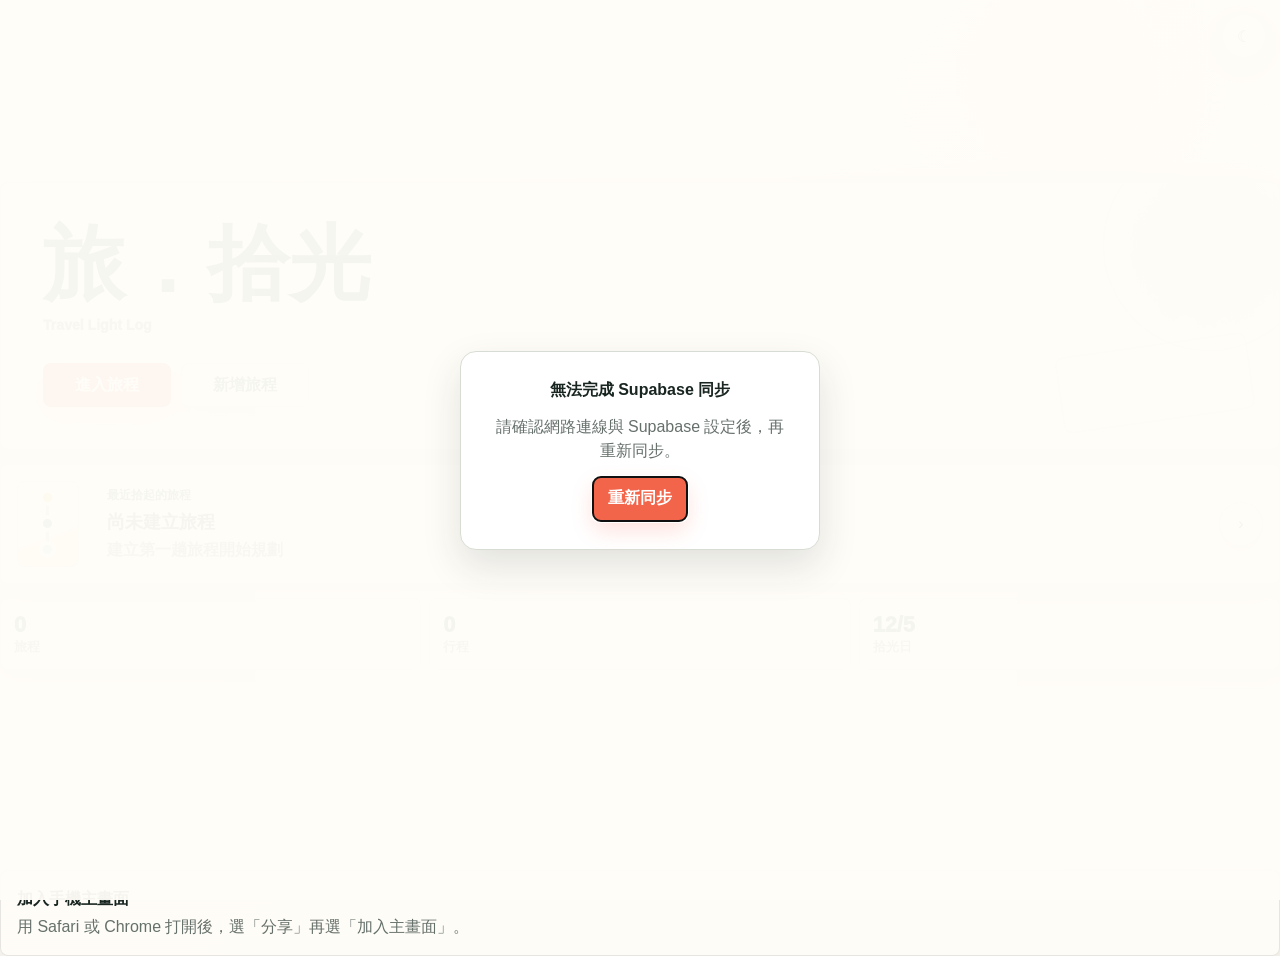
<file: index.html>
<!doctype html>
<html lang="zh-Hant-TW">
  <head>
    <meta charset="UTF-8" />
    <meta name="viewport" content="width=device-width, initial-scale=1, viewport-fit=cover" />
    <meta name="theme-color" id="themeColorMeta" content="#136f63" />
    <meta name="apple-mobile-web-app-capable" content="yes" />
    <meta name="apple-mobile-web-app-title" content="旅．拾光" />
    <meta name="apple-mobile-web-app-status-bar-style" content="default" />
    <title>旅．拾光</title>
    <link rel="manifest" href="./manifest.webmanifest" />
    <link rel="apple-touch-icon" href="./icons/icon-192.png" />
    <link rel="icon" href="./icons/icon.svg" type="image/svg+xml" />
    <script>
      (() => {
        const key = "trip-notebook-theme-preference-v1";
        let preference = null;
        try {
          const saved = localStorage.getItem(key);
          preference = saved === "light" || saved === "dark" ? saved : null;
        } catch {
          preference = null;
        }
        const theme = preference || (window.matchMedia("(prefers-color-scheme: dark)").matches ? "dark" : "light");
        document.documentElement.dataset.theme = theme;
        document.documentElement.style.colorScheme = theme;
      })();
    </script>
    <link rel="stylesheet" href="./styles.css?v=174" />
  </head>
  <body>
    <main class="app-shell" id="appShell">
      <section class="readonly-banner" id="readonlyBanner" hidden>
        <strong>唯讀分享模式</strong>
        <p>你可以查看行程與開啟地圖，不能新增、編輯或匯入資料。</p>
      </section>

      <section class="landing-view" id="landingView">
        <header class="landing-hero">
          <div class="landing-brand">
            <p class="eyebrow">旅．拾光</p>
            <strong>Travel Light Log</strong>
          </div>

          <div class="landing-actions">
            <button class="primary-button" id="enterTripsButton" type="button">進入旅程</button>
            <button class="secondary-action" id="quickAddTripButton" type="button">新增旅程</button>
          </div>
        </header>

        <section class="landing-ticket" aria-label="最近旅程">
          <div class="ticket-map" aria-hidden="true">
            <span></span>
            <span></span>
            <span></span>
          </div>
          <div>
            <p class="eyebrow">最近拾起的旅程</p>
            <h2 id="landingTripTitle">尚未建立旅程</h2>
            <p id="landingTripMeta">建立第一趟旅程開始規劃</p>
          </div>
          <button class="icon-button" id="openRecentTripButton" type="button" aria-label="開啟最近旅程" title="開啟最近旅程">›</button>
        </section>

        <section class="landing-stats" aria-label="旅程摘要">
          <div>
            <span id="landingTripCount">0</span>
            <p>旅程</p>
          </div>
          <div>
            <span id="landingItemCount">0</span>
            <p>行程</p>
          </div>
          <div>
            <span id="landingToday">今天</span>
            <p>拾光日</p>
          </div>
        </section>
      </section>

      <section id="homeView" hidden>
        <header class="topbar">
          <div>
            <p class="eyebrow">旅．拾光</p>
            <h1>我的旅程</h1>
          </div>
          <div class="topbar-actions">
            <button class="secondary-action" id="backToLandingButton" type="button">封面</button>
            <button class="primary-button" id="addTripButton" type="button">新增旅程</button>
          </div>
        </header>

        <section class="data-actions" aria-label="資料同步">
          <button class="secondary-action" id="exportButton" type="button">匯出資料</button>
          <button class="secondary-action" id="importButton" type="button">匯入資料</button>
          <input id="importFileInput" type="file" accept="application/json,.json" hidden />
        </section>

        <section class="cloud-panel" id="cloudPanel">
          <div>
            <p class="eyebrow">雲端同步</p>
            <h2>Supabase</h2>
            <p id="cloudStatus">尚未登入。登入後會把旅程同步到雲端。</p>
          </div>
          <form class="cloud-form" id="cloudAuthForm">
            <input id="cloudEmailInput" type="email" autocomplete="email" placeholder="Email" />
            <input id="cloudPasswordInput" type="password" autocomplete="current-password" placeholder="密碼" />
            <div class="cloud-actions">
              <button class="secondary-action" id="cloudSignUpButton" type="button">註冊</button>
              <button class="primary-button" id="cloudSignInButton" type="submit">登入</button>
              <button class="secondary-action" id="cloudSyncButton" type="button" hidden>立即同步</button>
              <button class="secondary-action" id="cloudSignOutButton" type="button" hidden>登出</button>
            </div>
          </form>
        </section>

        <section class="trip-list" id="tripList" aria-label="旅程清單"></section>
      </section>

      <section id="tripView" hidden>
        <aside class="desktop-sidebar" aria-label="桌機旅程導覽">
          <div class="desktop-brand" aria-label="旅．拾光">
            <span class="desktop-brand-seal" aria-hidden="true">旅</span>
            <strong>旅．拾光</strong>
          </div>
          <nav class="desktop-primary-nav" aria-label="主要功能">
            <button class="desktop-nav-item is-active" type="button" data-trip-section="itinerary">
              <span aria-hidden="true">⌂</span><strong>行程總覽</strong>
            </button>
            <button class="desktop-nav-item" type="button" data-trip-section="bookings">
              <span aria-hidden="true">▣</span><strong>預訂與票券</strong>
            </button>
            <button class="desktop-nav-item" type="button" data-trip-section="expenses">
              <span aria-hidden="true">▤</span><strong>旅費管理</strong>
            </button>
            <button class="desktop-nav-item" type="button" data-trip-section="todos">
              <span aria-hidden="true">☑</span><strong>旅行清單</strong>
            </button>
            <button class="desktop-nav-item" type="button" data-desktop-trip-tools>
              <span aria-hidden="true">⋯</span><strong>更多工具</strong>
            </button>
          </nav>
          <div class="desktop-sidebar-footer">
            <button class="desktop-nav-item" id="desktopEditTripButton" type="button">
              <span aria-hidden="true">⚙</span><strong>設定</strong>
            </button>
          </div>
        </aside>

        <header class="trip-appbar">
          <button class="icon-button" id="backToTripsButton" type="button" aria-label="回旅程清單" title="回旅程清單">
            ‹
          </button>
          <div class="title-group">
            <p id="tripPageName">行程</p>
            <h1 id="tripTitle">旅程名稱</h1>
          </div>
          <div class="trip-appbar-actions">
            <button class="icon-button" id="openPdfPreviewButton" type="button" aria-label="開啟 PDF 預覽" title="更多工具">•••</button>
            <button class="icon-button" id="editTripButton" type="button" aria-label="編輯旅程" title="編輯旅程">
              ✎
            </button>
          </div>
        </header>

        <section class="trip-visual" aria-label="旅程概覽">
          <div class="route-line" aria-hidden="true">
            <span></span>
            <span></span>
            <span></span>
          </div>
          <div>
            <p id="tripDates">2026/10/12 - 2026/10/14</p>
            <strong id="tripSummary">3 天，9 個行程</strong>
          </div>
        </section>

        <section class="trip-sticky-nav">
          <nav class="compact-day-navigation" aria-label="選擇行程日期">
            <button class="compact-day-step" id="dayPreviousButton" type="button" data-day-step="-1" aria-label="前一天">‹</button>
            <span class="compact-day-current" id="dayCurrentLabel" aria-live="polite">Day 1</span>
            <button class="compact-day-step" id="dayNextButton" type="button" data-day-step="1" aria-label="後一天">›</button>
          </nav>
          <nav class="day-tabs" id="dayTabs" aria-label="滑動選擇日期" hidden></nav>
        </section>

        <nav class="trip-section-tabs" id="tripSectionTabs" aria-label="旅程功能">
          <button class="trip-section-tab is-active" type="button" data-trip-section="itinerary">
            <span aria-hidden="true">⌁</span><small>行程</small>
          </button>
          <button class="trip-section-tab" type="button" data-trip-section="bookings">
            <span aria-hidden="true">▣</span><small>預訂</small>
          </button>
          <button class="trip-section-tab trip-section-add" type="button" data-trip-section-add aria-label="新增">
            <span aria-hidden="true">＋</span>
          </button>
          <button class="trip-section-tab" type="button" data-trip-section="todos">
            <span aria-hidden="true">✓</span><small>待辦</small>
          </button>
          <button class="trip-section-tab" type="button" data-trip-section="expenses">
            <span aria-hidden="true">$</span><small>記帳</small>
          </button>
        </nav>

        <section class="trip-section-panel" id="itineraryPanel" data-section-panel="itinerary">
          <div class="itinerary-main-column">
            <section class="day-header itinerary-day-heading">
              <div class="itinerary-day-copy">
                <p class="eyebrow" id="activeDate">Day 1</p>
                <h2 id="activeDayTitle">抵達京都</h2>
                <p class="itinerary-day-progress" id="dayProgressText">今天有 3 個行程</p>
              </div>
              <button class="day-weather-chip" id="dayWeatherChip" type="button" aria-controls="weatherPanel" aria-expanded="false">
                天氣未設定
              </button>
            </section>

            <section class="weather-panel" id="weatherPanel" aria-label="今日天氣" hidden></section>
            <section class="travel-day-panel" id="travelDayPanel" aria-label="下一個行程"></section>
            <section class="quick-ticket-panel" id="quickTicketPanel" aria-label="今日票券" hidden></section>
            <header class="itinerary-timeline-heading">
              <div>
                <p class="eyebrow">今日路線</p>
                <h3>行程安排</h3>
              </div>
              <span id="timelineCount">0 筆</span>
            </header>
            <section class="timeline" id="timeline" aria-live="polite"></section>
            <button class="timeline-add-button itinerary-mobile-add" id="addItemButton" type="button">＋ 新增行程</button>
          </div>
          <aside class="itinerary-side-column" aria-label="行程摘要">
            <section class="itinerary-side-card" id="itineraryWeatherSummary"></section>
            <section class="itinerary-side-card" id="itineraryStatsSummary"></section>
          </aside>
        </section>

        <section class="trip-section-panel" id="bookingsPanel" data-section-panel="bookings" hidden>
          <header class="day-header booking-desktop-heading">
            <div>
              <p class="eyebrow">TRAVEL RESERVATIONS</p>
              <h2>預訂與票券</h2>
            </div>
            <button class="booking-add-button" id="addBookingButton" type="button">＋ 新增預訂</button>
          </header>
          <nav class="sub-tabs" id="bookingSubTabs" aria-label="預訂分類">
            <button class="sub-tab is-active" type="button" data-booking-group="全部"><span aria-hidden="true">☰</span>全部</button>
            <button class="sub-tab" type="button" data-booking-group="票券"><span aria-hidden="true">🎟️</span>票券</button>
            <button class="sub-tab" type="button" data-booking-group="交通"><span aria-hidden="true">🚆</span>交通</button>
            <button class="sub-tab" type="button" data-booking-group="住宿"><span aria-hidden="true">🛏️</span>住宿</button>
            <button class="sub-tab" type="button" data-booking-group="餐廳"><span aria-hidden="true">🍽️</span>餐廳</button>
          </nav>
          <nav class="booking-date-tabs" id="bookingDateTabs" aria-label="預訂日期" hidden></nav>
          <div class="booking-workspace">
            <main class="booking-main-column">
              <h2 class="sr-only" id="bookingSectionTitle">全部</h2>
              <section class="booking-next-focus" id="bookingNextUpcoming" aria-live="polite" hidden></section>
              <section class="utility-list" id="bookingList"></section>
            </main>
            <aside class="booking-side-column" aria-label="預訂摘要">
              <section class="booking-side-card">
                <header>
                  <span aria-hidden="true">□</span>
                  <h3>即將到來的預訂</h3>
                </header>
                <div id="bookingUpcomingSummary"></div>
              </section>
              <section class="booking-side-card booking-checklist-card">
                <header>
                  <span aria-hidden="true">☷</span>
                  <h3>預訂檢查清單</h3>
                </header>
                <div id="bookingChecklist"></div>
              </section>
            </aside>
          </div>
        </section>

        <section class="trip-section-panel" id="pdfPreviewPanel" data-section-panel="pdf" hidden>
          <section class="day-header pdf-preview-heading">
            <div>
              <p class="eyebrow">PDF 預覽</p>
              <h2>旅行社圖文行程表</h2>
            </div>
            <button class="primary-button" id="printPdfPreviewButton" type="button">匯出 PDF</button>
          </section>
          <section class="pdf-preview-toolbar" aria-label="PDF 匯出說明">
            <p id="pdfExportStatus">會使用目前行程與已上傳圖片產生預覽。按「匯出 PDF」後，請在列印視窗選擇「儲存為 PDF」。</p>
          </section>
          <section class="pdf-image-controls" id="pdfImageControls" aria-label="PDF 圖片設定"></section>
          <section class="pdf-preview-stage" id="pdfPreviewStage" aria-label="PDF 預覽內容"></section>
        </section>

        <section class="trip-section-panel" id="todosPanel" data-section-panel="todos" hidden>
          <header class="todo-mobile-header">
            <div>
              <h2>待辦</h2>
              <p id="todoProgressSummary">完成進度 0 / 0</p>
            </div>
            <span class="todo-travel-mark" aria-hidden="true">🧳</span>
          </header>
          <header class="todo-desktop-header">
            <h2>旅行清單</h2>
          </header>
          <nav class="sub-tabs todo-category-tabs" id="todoSubTabs" aria-label="待辦分類">
            <button class="sub-tab" type="button" data-todo-group="全部">全部</button>
            <button class="sub-tab is-active" type="button" data-todo-group="行前準備">行前準備</button>
            <button class="sub-tab" type="button" data-todo-group="行李打包">行李打包</button>
            <button class="sub-tab" type="button" data-todo-group="購物清單">購物清單</button>
            <button class="sub-tab" type="button" data-todo-group="旅途中提醒">旅途中提醒</button>
          </nav>
          <div class="todo-workspace">
            <main class="todo-main-column">
              <section class="todo-progress-card" id="todoProgressMobile" aria-label="待辦完成進度"></section>
              <span class="sr-only" id="todoSectionTitle">行前準備</span>
              <section class="todo-groups" id="todoGroups"></section>
              <button class="todo-desktop-fab todo-add-button" id="addTodoButton" type="button" aria-label="新增待辦">
                <span aria-hidden="true">＋</span><strong>新增待辦</strong>
              </button>
            </main>
            <aside class="todo-side-column" aria-label="待辦摘要與快速操作">
              <section class="todo-side-card" id="todoProgressSide"></section>
              <section class="todo-side-card todo-quick-add-card">
                <h3>快速新增</h3>
                <p>新增待辦事項…</p>
                <button class="todo-quick-add-button" id="todoQuickAddButton" type="button">新增待辦</button>
              </section>
              <section class="todo-side-card todo-upcoming-card">
                <h3>即將到期</h3>
                <div id="todoUpcomingList"></div>
              </section>
            </aside>
          </div>
        </section>

        <section class="trip-section-panel" id="expensesPanel" data-section-panel="expenses" hidden>
          <header class="expense-mobile-header">
            <div>
              <h2>記帳</h2>
              <span class="sr-only" id="expenseSummary">尚無支出</span>
            </div>
            <div class="expense-member-avatars" id="expenseMemberAvatars" aria-label="參與記帳成員"></div>
          </header>
          <header class="expense-desktop-header">
            <div>
              <h2>旅費管理</h2>
              <div class="expense-member-switcher" id="expenseMemberSwitcher"></div>
            </div>
          </header>
          <section class="expense-overview" id="expenseDashboard" aria-label="旅費摘要"></section>
          <button class="secondary-action expense-add-button" id="addExpenseButton" type="button">＋ 新增支出</button>
          <div class="expense-workspace">
            <main class="expense-main-column">
              <section class="expense-day-list" id="expenseList"></section>
              <section class="expense-mobile-settlement" id="expenseMobileSettlement"></section>
            </main>
            <aside class="expense-side-column" aria-label="分類與結算摘要">
              <section id="expenseCategorySide"></section>
              <section id="expenseSettlementSide"></section>
            </aside>
          </div>
          <details class="expense-settings-details">
            <summary>成員、匯率與進階統計</summary>
            <div class="expense-settings-grid">
              <section class="expense-members">
                <div>
                  <p class="eyebrow">成員</p>
                  <div class="member-chips" id="memberChips"></div>
                </div>
                <form class="inline-form" id="memberForm">
                  <input id="memberNameInput" placeholder="新增成員，例如 小美" />
                  <button class="secondary-action" type="submit">新增</button>
                </form>
                <form class="inline-form member-profile-form" id="memberProfileForm" hidden>
                  <input id="memberDisplayNameInput" placeholder="設定我的記帳名稱" />
                  <button class="secondary-action" type="submit">儲存名稱</button>
                </form>
              </section>
              <section class="exchange-panel">
                <div>
                  <p class="eyebrow">匯率</p>
                  <h3>換算台幣</h3>
                  <p>請填「1 單位外幣可以換成多少 TWD」。例如 JPY 填 0.22，代表 1 JPY 約等於 0.22 TWD。輸入完成後點其他地方才會套用。</p>
                </div>
                <div class="exchange-rate-status" id="exchangeRateStatus" aria-live="polite"></div>
                <button class="secondary-action" id="updateExchangeRatesButton" type="button">立即更新</button>
                <div class="exchange-rate-list" id="exchangeRateList"></div>
              </section>
              <section class="expense-advanced-stats">
                <p class="eyebrow">進階統計</p>
                <div id="expenseAdvancedStats"></div>
              </section>
            </div>
          </details>
        </section>
      </section>

      <section class="install-panel" id="installPanel">
        <div>
          <strong>加入手機主畫面</strong>
          <p>用 Safari 或 Chrome 打開後，選「分享」再選「加入主畫面」。</p>
        </div>
      </section>
    </main>

    <section class="sync-gate" id="syncGate" role="dialog" aria-modal="true" aria-labelledby="syncGateTitle" hidden>
      <div class="sync-gate-card" id="syncGateCard" tabindex="-1">
        <span class="sync-gate-spinner" aria-hidden="true"></span>
        <p id="syncGateTitle" role="status" aria-live="polite">正在與 Supabase 同步旅行資料…</p>
        <p id="syncGateMessage"></p>
        <button class="primary-button" id="syncGateRetryButton" type="button" hidden>重新同步</button>
      </div>
    </section>

    <dialog class="editor" id="itemDialog">
      <form method="dialog" id="itemForm">
        <header>
          <h2 id="dialogTitle">新增行程</h2>
          <button class="icon-button" data-close-dialog="itemDialog" type="button" aria-label="關閉" title="關閉">×</button>
        </header>

        <label id="itemStartTimeLabel">
          開始時間
          <input id="timeInput" name="time" type="hidden" />
          <span class="time-selects">
            <select id="timeHourInput" aria-label="小時" required></select>
            <select id="timeMinuteInput" aria-label="分鐘" required></select>
          </span>
        </label>

        <label id="itemEndTimeLabel">
          結束時間（選填）
          <input id="flexibleEndTimeInput" name="endTime" type="hidden" />
          <span class="time-selects">
            <select id="flexibleEndHourInput" aria-label="結束小時"></select>
            <select id="flexibleEndMinuteInput" aria-label="結束分鐘"></select>
          </span>
        </label>

        <label id="placeInputLabel">
          地點
          <input id="placeInput" name="place" placeholder="清水寺" required />
        </label>

        <label>
          交通 / 分類
          <select id="typeInput" name="type" required>
            <option value="景點">景點</option>
            <option value="彈性探索">彈性探索</option>
            <option value="餐廳">餐廳</option>
            <option value="午餐">午餐</option>
            <option value="交通">交通</option>
            <option value="飛機">飛機</option>
            <option value="住宿">住宿</option>
            <option value="購物">購物</option>
            <option value="散步">散步</option>
            <option value="其他">其他</option>
          </select>
        </label>

        <section class="flexible-exploration-fields" id="flexibleExplorationFields" hidden>
          <section class="flexible-stop-editor-list" id="flexibleStopList" aria-label="彈性探索景點"></section>
          <button class="secondary-action add-segment-button" id="addFlexibleStopButton" type="button">新增景點</button>
        </section>

        <section class="flight-fields" id="flightFields" hidden>
          <label>
            航空公司
            <input id="airlineInput" name="airline" placeholder="長榮航空" />
          </label>

          <label>
            航班代碼
            <input id="flightCodeInput" name="flightCode" placeholder="BR198" autocapitalize="characters" />
          </label>

          <label>
            出發時間
            <input id="departureTimeInput" name="departureTime" type="hidden" />
            <span class="time-selects">
              <select id="departureHourInput" aria-label="出發小時"></select>
              <select id="departureMinuteInput" aria-label="出發分鐘"></select>
            </span>
          </label>

          <label>
            出發機場
            <input id="departureAirportInput" name="departureAirport" placeholder="桃園國際機場 TPE" />
          </label>

          <label>
            出發航廈
            <input id="departureTerminalInput" name="departureTerminal" placeholder="第二航廈" />
          </label>

          <label>
            抵達時間
            <input id="arrivalTimeInput" name="arrivalTime" type="hidden" />
            <span class="time-selects">
              <select id="arrivalHourInput" aria-label="抵達小時"></select>
              <select id="arrivalMinuteInput" aria-label="抵達分鐘"></select>
            </span>
          </label>

          <label>
            抵達機場
            <input id="arrivalAirportInput" name="arrivalAirport" placeholder="關西國際機場 KIX" />
          </label>

          <label>
            抵達航廈
            <input id="arrivalTerminalInput" name="arrivalTerminal" placeholder="第 1 航廈" />
          </label>
        </section>

        <section class="transport-fields" id="transportFields" hidden>
          <label>
            交通方式
            <select id="transportModeInput" name="transportMode">
              <option value="火車">火車</option>
              <option value="地鐵">地鐵</option>
              <option value="JR">JR</option>
              <option value="公車/巴士">公車/巴士</option>
              <option value="步行">步行</option>
              <option value="其他">其他</option>
            </select>
          </label>

          <section class="transport-segments" id="transportSegments" aria-label="交通轉乘段落"></section>

          <button class="secondary-action add-segment-button" id="addTransportSegmentButton" type="button">新增轉乘</button>
        </section>

        <section class="attraction-fields" id="attractionFields">
          <label>
            景點介紹
            <textarea id="attractionIntroInput" name="attractionIntro" rows="4" placeholder="可以記錄景點特色、歷史背景、推薦看點或拍照位置"></textarea>
          </label>
        </section>

        <label>
          行程內容
          <textarea id="itemContentInput" name="content" rows="3" placeholder="會顯示在行程卡片上，例如：參觀主殿、拍照、逛周邊小店"></textarea>
        </label>

        <label>
          備註
          <textarea id="noteInput" name="note" rows="4" placeholder="集合地點、訂位資訊、提醒事項"></textarea>
        </label>

        <label>
          照片
          <input id="itemPhotoInput" type="file" accept="image/*" multiple />
        </label>

        <section class="existing-attachments" id="itemExistingAttachments" hidden></section>

        <footer>
          <button class="secondary-button" id="deleteItemButton" type="button">刪除</button>
          <button class="primary-button" value="default" type="submit">儲存</button>
        </footer>
      </form>
    </dialog>

    <dialog class="editor" id="tripDialog">
      <form method="dialog" id="tripForm">
        <header>
          <h2 id="tripDialogTitle">編輯旅程</h2>
          <button class="icon-button" data-close-dialog="tripDialog" type="button" aria-label="關閉" title="關閉">×</button>
        </header>

        <label>
          旅程名稱
          <input id="tripNameInput" name="tripName" required />
        </label>

        <label>
          開始日期
          <input id="tripStartInput" name="tripStart" type="date" required />
        </label>

        <label>
          結束日期
          <input id="tripEndInput" name="tripEnd" type="date" required />
        </label>

        <label>
          天數
          <input id="tripDaysInput" name="tripDays" readonly />
        </label>

        <section class="trip-day-title-editor" id="tripDayTitleEditor" aria-label="每日標題"></section>

        <section class="trip-segment-editor" id="tripSegmentEditor" aria-label="旅程分段"></section>

        <section class="trip-weather-editor" id="tripWeatherEditor" aria-label="每日天氣城市"></section>

        <section class="trip-share-panel" id="tripSharePanel" hidden>
          <div class="trip-share-heading">
            <div>
              <strong>旅伴共享</strong>
              <span>輸入朋友註冊用的 Email，讓他看到這趟旅程。</span>
            </div>
          </div>
          <div class="trip-invite-form" id="tripInviteForm">
            <input id="tripInviteEmailInput" type="email" placeholder="朋友的 Email" autocomplete="email" />
            <input id="tripInviteDisplayNameInput" placeholder="記帳顯示名稱，例如 小美" />
            <select id="tripInviteRoleInput" aria-label="共享權限">
              <option value="viewer">只能查看</option>
              <option value="participant">可記帳與待辦</option>
            </select>
            <button class="secondary-action" id="tripInviteButton" type="button">邀請</button>
          </div>
          <p class="trip-share-status" id="tripShareStatus"></p>
          <div class="trip-member-list" id="tripMemberList"></div>
        </section>

        <footer>
          <button class="secondary-button" id="deleteTripButton" type="button">刪除旅程</button>
          <button class="primary-button" value="default" type="submit">儲存</button>
        </footer>
      </form>
    </dialog>

    <dialog class="editor" id="bookingDialog">
      <form method="dialog" id="bookingForm">
        <header>
          <h2 id="bookingDialogTitle">新增預訂</h2>
          <button class="icon-button" data-close-dialog="bookingDialog" type="button" aria-label="關閉" title="關閉">×</button>
        </header>

        <label>
          類型
          <select id="bookingTypeInput" required>
            <option value="機票">機票</option>
            <option value="交通">交通</option>
            <option value="景點票券">景點票券</option>
            <option value="餐廳">餐廳</option>
            <option value="住宿">住宿</option>
            <option value="活動">活動</option>
            <option value="其他">其他</option>
          </select>
        </label>

        <label>
          名稱
          <input id="bookingNameInput" placeholder="餐廳名稱、飯店、票券名稱" required />
        </label>

        <label id="bookingDateLabel">
          日期
          <input id="bookingDateInput" type="date" required />
        </label>

        <label id="bookingTimeLabel">
          時間
          <input id="bookingTimeInput" type="hidden" />
          <span class="time-selects">
            <select id="bookingHourInput" aria-label="預訂小時"></select>
            <select id="bookingMinuteInput" aria-label="預訂分鐘"></select>
          </span>
        </label>

        <section class="booking-stay-fields" id="bookingStayFields" hidden>
          <label>
            退房日期
            <input id="bookingCheckoutDateInput" type="date" />
          </label>

          <label>
            check-out 時間
            <input id="bookingCheckoutTimeInput" type="hidden" />
            <span class="time-selects">
              <select id="bookingCheckoutHourInput" aria-label="check-out 小時"></select>
              <select id="bookingCheckoutMinuteInput" aria-label="check-out 分鐘"></select>
            </span>
          </label>

          <label class="checkbox-row">
            <input id="bookingBreakfastInput" type="checkbox" />
            <span>含早餐</span>
          </label>
        </section>

        <label>
          地點 / 地址
          <input id="bookingPlaceInput" placeholder="地點、地址或集合處" />
        </label>

        <label>
          訂位 / 訂單代碼
          <input id="bookingCodeInput" placeholder="Booking ID、訂位代碼" />
        </label>

        <label>
          備註
          <textarea id="bookingNoteInput" rows="3" placeholder="付款狀態、注意事項"></textarea>
        </label>

        <section class="booking-transport-fields" id="bookingTransportFields" hidden>
          <label>
            交通方式
            <select id="bookingTransportModeInput">
              <option value="">請選擇交通方式</option>
              <option value="飛機">飛機</option>
              <option value="高鐵">高鐵</option>
              <option value="火車">火車</option>
              <option value="捷運">捷運</option>
              <option value="巴士">巴士</option>
              <option value="船">船</option>
              <option value="其他">其他</option>
            </select>
          </label>

          <label>
            營運商
            <input id="bookingTransportCompanyInput" placeholder="航空公司、鐵路或客運公司" />
          </label>

          <label>
            班次／車次／航班號
            <input id="bookingTransportNumberInput" placeholder="例如：BR 108、123 次" />
          </label>

          <label>
            出發站／機場
            <input id="bookingDeparturePlaceInput" placeholder="例如：桃園機場 T2、東京站" />
          </label>

          <label>
            抵達日期
            <input id="bookingArrivalDateInput" type="date" />
          </label>

          <label>
            抵達時間
            <input id="bookingArrivalTimeInput" type="hidden" />
            <span class="time-selects">
              <select id="bookingArrivalHourInput" aria-label="抵達小時"></select>
              <select id="bookingArrivalMinuteInput" aria-label="抵達分鐘"></select>
            </span>
          </label>

          <label>
            抵達站／機場
            <input id="bookingArrivalPlaceInput" placeholder="例如：關西機場、京都站" />
          </label>

          <label>
            乘客姓名
            <input id="bookingPassengerNameInput" placeholder="票券上的乘客姓名" />
          </label>

          <label>
            座位／車廂
            <input id="bookingSeatInput" placeholder="例如：12A、3 車 8 號" />
          </label>
        </section>

        <section class="transport-ticket-fields" id="transportTicketFields" hidden>
          <span>電子票券</span>
          <small class="ticket-holder-hint">可建立個人票券並指定持有人，或建立所有旅伴都能出示的共同票券。</small>
          <div id="personalTicketEditors"></div>
          <button class="secondary-action" id="addPersonalTicketButton" type="button">新增一張電子票券</button>

          <!-- 保留舊欄位作為舊版資料相容錨點；新票券由上方個人票券列管理。 -->
          <label id="bookingTicketHolderField" hidden>
            舊版票券持有人
            <select id="bookingTicketHolderInput"></select>
            <small id="bookingTicketHolderHint" class="ticket-holder-hint"></small>
          </label>
          <div class="transport-ticket-mode" role="radiogroup" aria-label="舊版電子票券提供方式" hidden>
            <label class="checkbox-row">
              <input type="radio" name="transportTicketMode" value="link" checked />
              <span>連結網址</span>
            </label>
            <label class="checkbox-row">
              <input type="radio" name="transportTicketMode" value="file" />
              <span>上傳檔案</span>
            </label>
          </div>
          <label id="transportTicketUrlField" hidden>
            舊版電子票券網址
            <input id="bookingTicketUrlInput" type="url" inputmode="url" placeholder="https://..." />
          </label>
        </section>

        <label id="bookingAttachmentField">
          共同圖片／附件
          <small class="ticket-holder-hint">所有旅伴都可查看，儲存後會直接顯示在共同行程；個人電子票券請在上方另行指定持有人。</small>
          <input id="bookingAttachmentInput" type="file" accept="image/*,application/pdf" multiple />
        </label>

        <section class="existing-attachments" id="bookingExistingAttachments" hidden></section>

        <footer>
          <button class="secondary-button" id="deleteBookingButton" type="button">刪除預訂</button>
          <button class="primary-button" value="default" type="submit">儲存</button>
        </footer>
      </form>
    </dialog>

    <dialog class="editor" id="todoDialog">
      <form method="dialog" id="todoForm">
        <header>
          <h2 id="todoDialogTitle">新增待辦</h2>
          <button class="icon-button" data-close-dialog="todoDialog" type="button" aria-label="關閉" title="關閉">×</button>
        </header>

        <label>
          清單
          <select id="todoGroupInput" required>
            <option value="行前準備">行前準備</option>
            <option value="行李打包">行李打包</option>
            <option value="購物清單">購物清單</option>
            <option value="旅途中提醒">旅途中提醒</option>
          </select>
        </label>

        <label>
          項目
          <input id="todoTextInput" placeholder="護照、轉接頭、藥品" required />
        </label>

        <label>
          顯示分組
          <select id="todoScheduleInput">
            <option value="departure">出發前</option>
            <option value="today">旅行中</option>
            <option value="optional" selected>可選</option>
          </select>
        </label>

        <section class="todo-detail-fields" id="todoPrepFields">
          <label>
            期限日期
            <input id="todoDueDateInput" type="date" />
          </label>
          <label>
            重要程度
            <select id="todoPriorityInput">
              <option value="">一般</option>
              <option value="高">高</option>
              <option value="中">中</option>
              <option value="低">低</option>
            </select>
          </label>
        </section>

        <section class="todo-detail-fields" id="todoQuantityFields" hidden>
          <label>
            數量
            <input id="todoQuantityInput" type="number" min="0" step="0.01" placeholder="2" />
          </label>
          <label>
            單位
            <input id="todoUnitInput" placeholder="個、件、包" />
          </label>
        </section>

        <section class="todo-detail-fields" id="todoShoppingFields" hidden>
          <label>
            預估金額
            <input id="todoAmountInput" type="number" min="0" step="0.01" placeholder="300" />
          </label>
          <label>
            幣別
            <select id="todoCurrencyInput">
              <option value="TWD">TWD</option>
              <option value="JPY">JPY</option>
              <option value="KRW">KRW</option>
              <option value="USD">USD</option>
              <option value="EUR">EUR</option>
              <option value="CHF">CHF</option>
            </select>
          </label>
        </section>

        <label id="todoAttachmentField" hidden>
          商品圖片
          <small>可上傳一張商品照片，會自動壓縮後儲存；編輯時也可以替換或移除。</small>
          <input id="todoAttachmentInput" type="file" accept="image/*" />
        </label>
        <section class="existing-attachments" id="todoExistingAttachments" hidden></section>

        <section class="todo-detail-fields" id="todoReminderFields" hidden>
          <label>
            日期
            <input id="todoDateInput" type="date" />
          </label>
          <label>
            時間
            <input id="todoTimeInput" type="hidden" />
            <span class="time-selects">
              <select id="todoHourInput" aria-label="提醒小時"></select>
              <select id="todoMinuteInput" aria-label="提醒分鐘"></select>
            </span>
          </label>
        </section>

        <label id="todoPlaceLabel" hidden>
          <span id="todoPlaceLabelText">地點</span>
          <input id="todoPlaceInput" placeholder="行李箱、蝦皮、飯店" />
        </label>

        <label>
          備註
          <textarea id="todoNoteInput" rows="3" placeholder="補充說明、注意事項"></textarea>
        </label>

        <footer>
          <button class="secondary-button" id="deleteTodoButton" type="button">刪除待辦</button>
          <button class="primary-button" value="default" type="submit">儲存</button>
        </footer>
      </form>
    </dialog>

    <dialog class="editor" id="expenseDialog">
      <form method="dialog" id="expenseForm">
        <header>
          <h2 id="expenseDialogTitle">新增支出</h2>
          <button class="icon-button" data-close-dialog="expenseDialog" type="button" aria-label="關閉" title="關閉">×</button>
        </header>

        <label>
          日期
          <input id="expenseDateInput" type="date" required />
        </label>

        <label>
          品項
          <input id="expenseNameInput" placeholder="拉麵、電車票、門票" required />
        </label>

        <label>
          金額
          <input id="expenseAmountInput" type="number" min="0" step="0.01" placeholder="1200" required />
        </label>

        <label>
          貨幣
          <select id="expenseCurrencyInput" required>
            <option value="JPY">JPY</option>
            <option value="TWD">TWD</option>
            <option value="USD">USD</option>
            <option value="KRW">KRW</option>
            <option value="EUR">EUR</option>
            <option value="CHF">CHF</option>
          </select>
        </label>

        <label>
          分類
          <select id="expenseCategoryInput" required>
            <option value="餐飲">餐飲</option>
            <option value="交通">交通</option>
            <option value="住宿">住宿</option>
            <option value="票券">票券</option>
            <option value="購物">購物</option>
            <option value="其他">其他</option>
          </select>
        </label>

        <label>
          付款人
          <select id="expensePayerInput" required></select>
        </label>

        <section class="expense-share-fields">
          <p>一起分攤的人</p>
          <div class="check-list" id="expenseShareInputs"></div>
        </section>

        <label>
          備註
          <textarea id="expenseNoteInput" rows="3" placeholder="付款方式、分攤對象"></textarea>
        </label>

        <footer>
          <button class="secondary-button" id="deleteExpenseButton" type="button">刪除支出</button>
          <button class="primary-button" value="default" type="submit">儲存</button>
        </footer>
      </form>
    </dialog>

    <dialog class="attachment-viewer" id="attachmentViewer">
      <header>
        <h2 id="attachmentViewerTitle">附件預覽</h2>
        <button class="icon-button" id="closeAttachmentViewerButton" type="button" aria-label="關閉" title="關閉">×</button>
      </header>
      <section class="attachment-viewer-body" id="attachmentViewerBody"></section>
    </dialog>

    <button class="theme-toggle" id="themeToggleButton" type="button" aria-pressed="false" aria-label="切換為深色模式" title="切換為深色模式">
      <span id="themeToggleIcon" aria-hidden="true">☾</span>
      <span class="sr-only" id="themeToggleText">切換為深色模式</span>
    </button>

    <script src="./app.js?v=174" type="module"></script>
  </body>
</html>
</file>
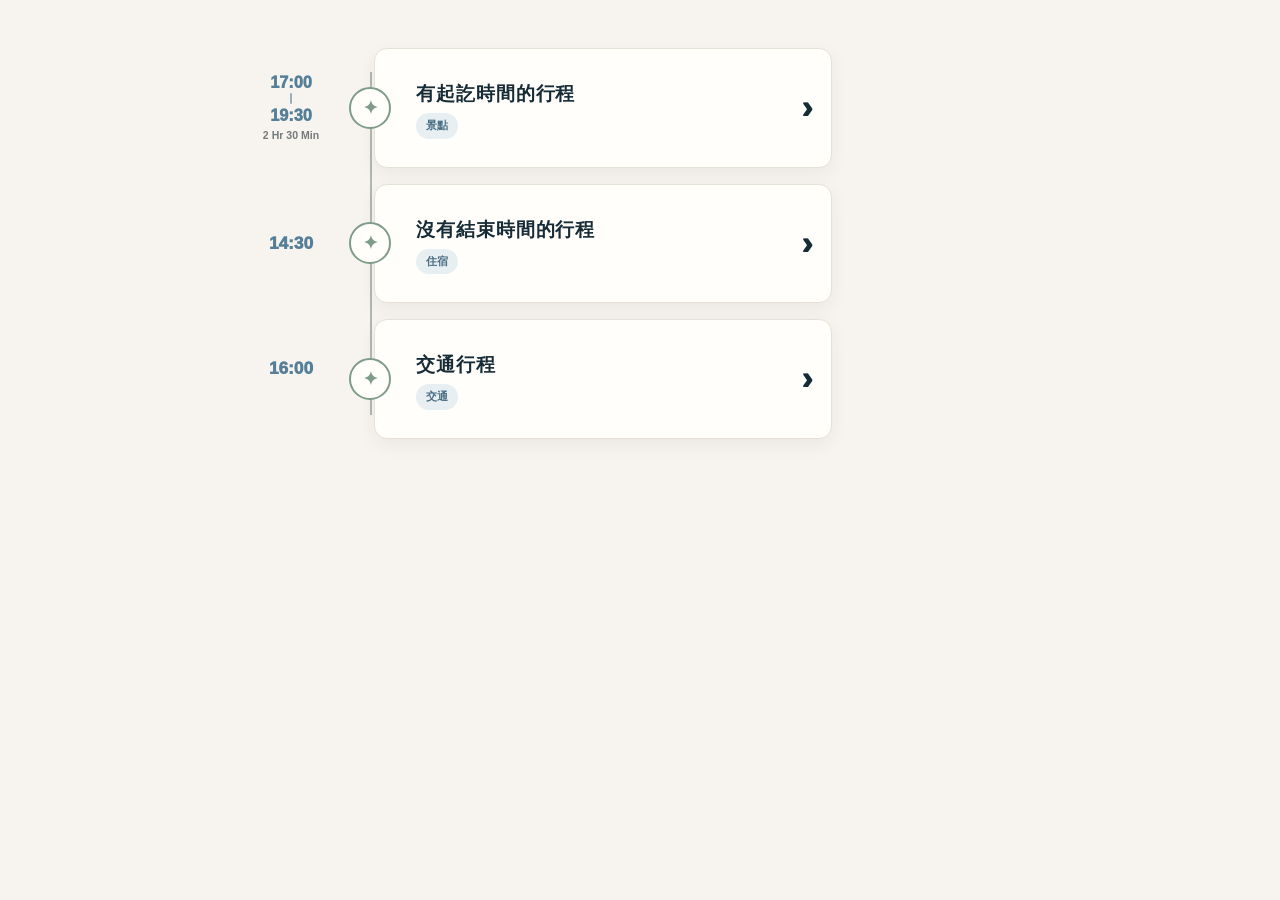
<file: tests/itinerary-time-alignment-fixture.html>
<!doctype html>
<html lang="zh-Hant">
  <head>
    <meta charset="utf-8" />
    <meta name="viewport" content="width=device-width, initial-scale=1" />
    <link rel="stylesheet" href="../styles.css?v=172-align" />
    <title>行程時間對齊測試</title>
  </head>
  <body>
    <main id="tripView" data-active-section="itinerary">
      <section id="itineraryPanel">
        <div class="timeline">
          <article class="item-card" data-type="景點">
            <button class="item-summary no-itinerary-photo" type="button">
              <span class="time itinerary-time-range is-stacked">
                <span class="itinerary-time-start">17:00</span>
                <span class="itinerary-time-connector"></span>
                <span class="itinerary-time-end">19:30</span>
                <span class="itinerary-time-duration">2 Hr 30 Min</span>
              </span>
              <span class="itinerary-type-marker is-green" aria-hidden="true">✦</span>
              <span class="item-summary-content">
                <span class="item-title">有起訖時間的行程</span>
                <span class="meta">景點</span>
              </span>
              <span class="expand-indicator">›</span>
            </button>
          </article>
          <article class="item-card" data-type="住宿">
            <button class="item-summary no-itinerary-photo" type="button">
              <span class="time itinerary-time-range is-single is-single-itinerary-time">
                <span class="itinerary-time-start">14:30</span>
              </span>
              <span class="itinerary-type-marker is-blue" aria-hidden="true">✦</span>
              <span class="item-summary-content">
                <span class="item-title">沒有結束時間的行程</span>
                <span class="meta">住宿</span>
              </span>
              <span class="expand-indicator">›</span>
            </button>
          </article>
          <article class="item-card" data-type="交通">
            <button class="item-summary no-itinerary-photo" type="button">
              <span class="time itinerary-time-range is-single">
                <span class="itinerary-time-start">16:00</span>
              </span>
              <span class="itinerary-type-marker is-blue" aria-hidden="true">✦</span>
              <span class="item-summary-content">
                <span class="item-title">交通行程</span>
                <span class="meta">交通</span>
              </span>
              <span class="expand-indicator">›</span>
            </button>
          </article>
        </div>
      </section>
    </main>
  </body>
</html>
</file>
<file: styles.css>
:root {
  color-scheme: light;
  --bg: #f4f1ea;
  --paper: #fffdf8;
  --panel: #ffffff;
  --ink: #182521;
  --muted: #66706b;
  --brand: #0f6b5f;
  --brand-dark: #0a423c;
  --accent: #d98145;
  --gold: #d6a83d;
  --sky: #dcebf4;
  --indigo: #334a75;
  --rose: #f3d7cf;
  --line: #d8ddd3;
  --danger: #b42318;
  --shadow: 0 16px 38px rgba(24, 37, 33, 0.13);
}

* {
  box-sizing: border-box;
}

body {
  margin: 0;
  min-height: 100svh;
  overflow-x: hidden;
  background:
    linear-gradient(90deg, rgba(15, 107, 95, 0.06) 1px, transparent 1px),
    linear-gradient(180deg, rgba(51, 74, 117, 0.055) 1px, transparent 1px),
    linear-gradient(180deg, #eef5f1 0, #f4f1ea 330px, #f7f4ef 100%);
  background-size: 38px 38px, 38px 38px, auto;
  color: var(--ink);
  font-family: -apple-system, BlinkMacSystemFont, "Segoe UI", "Noto Sans TC", sans-serif;
}

button,
input,
textarea,
select {
  font: inherit;
}

.app-shell {
  width: min(100%, 780px);
  max-width: 100%;
  overflow-x: hidden;
  margin: 0 auto;
  padding: max(18px, env(safe-area-inset-top)) 16px max(30px, env(safe-area-inset-bottom));
}

.sync-gate {
  position: fixed;
  inset: 0;
  z-index: 1000;
  display: grid;
  place-items: center;
  padding: 24px;
  background: rgba(255, 253, 248, 0.96);
}

.sync-gate-card {
  display: grid;
  justify-items: center;
  gap: 14px;
  width: min(100%, 360px);
  padding: 28px;
  border: 1px solid var(--line);
  border-radius: 16px;
  background: var(--panel);
  box-shadow: var(--shadow);
  text-align: center;
}

.sync-gate-card p {
  margin: 0;
}

.sync-gate-card #syncGateTitle {
  color: var(--ink);
  font-weight: 850;
}

.sync-gate-card #syncGateMessage {
  color: var(--muted);
  line-height: 1.5;
}

.sync-gate-spinner {
  width: 30px;
  height: 30px;
  border: 3px solid rgba(15, 107, 95, 0.18);
  border-top-color: var(--brand);
  border-radius: 50%;
  animation: sync-gate-spin 0.8s linear infinite;
}

.sync-gate.is-error .sync-gate-spinner {
  display: none;
}

@keyframes sync-gate-spin {
  to { transform: rotate(360deg); }
}

@media (prefers-reduced-motion: reduce) {
  .sync-gate-spinner {
    animation: none;
  }
}

.landing-view {
  display: grid;
  gap: 14px;
  min-height: calc(100svh - 48px);
  align-content: center;
  padding: 10px 0;
}

.landing-hero {
  position: relative;
  min-height: 230px;
  border: 1px solid rgba(24, 37, 33, 0.1);
  border-radius: 8px;
  overflow: hidden;
  background:
    linear-gradient(135deg, rgba(255, 253, 248, 0.98), rgba(239, 246, 242, 0.94)),
    linear-gradient(90deg, transparent 0 18px, rgba(15, 107, 95, 0.08) 18px 19px);
  background-size: auto, 38px 38px;
  padding: clamp(24px, 7vw, 42px);
  box-shadow: var(--shadow);
}

.landing-hero::before {
  content: "";
  position: absolute;
  right: -36px;
  top: -44px;
  width: 210px;
  height: 210px;
  border: 1px solid rgba(214, 168, 61, 0.32);
  border-radius: 50%;
  background: radial-gradient(circle, rgba(214, 168, 61, 0.24), rgba(214, 168, 61, 0) 64%);
}

.landing-hero::after {
  content: "";
  position: absolute;
  right: 28px;
  bottom: 28px;
  width: 190px;
  height: 74px;
  border: 1px solid rgba(51, 74, 117, 0.14);
  border-radius: 8px;
  background: rgba(255, 255, 255, 0.38);
  transform: rotate(-8deg);
}

.landing-hero > * {
  position: relative;
  z-index: 1;
}

.landing-brand {
  display: grid;
  gap: 10px;
}

.landing-brand .eyebrow {
  font-size: clamp(2.7rem, 12vw, 5.1rem);
  line-height: 0.95;
}

.landing-brand strong {
  color: var(--muted);
  font-size: 0.88rem;
  font-weight: 950;
}

.landing-actions {
  display: flex;
  flex-wrap: wrap;
  gap: 10px;
  margin-top: 30px;
}

.landing-actions .primary-button,
.landing-actions .secondary-action {
  min-width: 128px;
}

.landing-ticket {
  position: relative;
  display: grid;
  grid-template-columns: 76px minmax(0, 1fr) auto;
  align-items: center;
  gap: 14px;
  border: 1px solid rgba(24, 37, 33, 0.1);
  border-radius: 8px;
  background: rgba(255, 253, 248, 0.92);
  padding: 16px;
  box-shadow: 0 14px 30px rgba(24, 37, 33, 0.1);
}

.landing-ticket h2 {
  margin-bottom: 6px;
  overflow-wrap: anywhere;
}

.landing-ticket p:not(.eyebrow) {
  color: var(--muted);
  font-weight: 800;
}

.ticket-map {
  position: relative;
  width: 62px;
  height: 86px;
  border-radius: 8px;
  background:
    linear-gradient(160deg, #edf7f4, #fff7dc 58%, #f2d6cc),
    linear-gradient(90deg, transparent 0 14px, rgba(51, 74, 117, 0.12) 14px 15px);
  box-shadow: inset 0 0 0 1px rgba(51, 74, 117, 0.1);
}

.ticket-map::before {
  content: "";
  position: absolute;
  left: 29px;
  top: 12px;
  width: 3px;
  height: 62px;
  border-radius: 999px;
  background: rgba(15, 107, 95, 0.42);
}

.ticket-map span {
  position: absolute;
  left: 22px;
  width: 17px;
  height: 17px;
  border: 4px solid var(--paper);
  border-radius: 50%;
  background: var(--accent);
}

.ticket-map span:nth-child(1) {
  top: 8px;
  background: var(--gold);
}

.ticket-map span:nth-child(2) {
  top: 34px;
  background: var(--brand);
}

.ticket-map span:nth-child(3) {
  top: 60px;
  background: #86b6cf;
}

.landing-stats {
  display: grid;
  grid-template-columns: repeat(3, 1fr);
  gap: 8px;
}

.landing-stats div {
  border: 1px solid rgba(24, 37, 33, 0.09);
  border-radius: 8px;
  background: rgba(255, 253, 248, 0.78);
  padding: 13px;
  box-shadow: 0 8px 20px rgba(24, 37, 33, 0.06);
}

.landing-stats span {
  display: block;
  color: var(--brand-dark);
  font-size: 1.35rem;
  font-weight: 950;
}

.landing-stats p {
  color: var(--muted);
  font-size: 0.82rem;
  font-weight: 900;
}

.readonly-banner {
  margin-bottom: 14px;
  border: 1px solid #b9d0c9;
  border-radius: 8px;
  background: #eef7f4;
  color: var(--brand-dark);
  padding: 14px;
  line-height: 1.45;
  box-shadow: 0 10px 24px rgba(24, 37, 33, 0.08);
}

.readonly-banner strong {
  display: block;
  margin-bottom: 4px;
}

.is-readonly #addTripButton,
.is-readonly .data-actions,
.is-readonly #editTripButton,
.is-readonly #addItemButton,
.is-readonly #addBookingButton,
.is-readonly #addTodoButton,
.is-readonly #addExpenseButton,
.is-readonly .card-actions button {
  display: none !important;
}

.title-group {
  flex: 1;
  min-width: 0;
}

.title-group h1 {
  overflow-wrap: anywhere;
}

.topbar,
.day-header,
.editor header,
.editor footer {
  display: flex;
  align-items: center;
  justify-content: space-between;
  gap: 12px;
}

.topbar {
  padding: 12px 0 18px;
}

.topbar-actions {
  display: flex;
  align-items: center;
  gap: 8px;
}

.eyebrow {
  margin: 0 0 5px;
  color: var(--brand-dark);
  font-size: 0.76rem;
  font-weight: 900;
  letter-spacing: 0;
}

h1,
h2,
p {
  margin: 0;
}

h1 {
  font-size: clamp(1.9rem, 8vw, 2.65rem);
  line-height: 1.02;
}

h2 {
  font-size: 1.14rem;
}

.icon-button {
  display: inline-grid;
  place-items: center;
  flex: 0 0 auto;
  width: 44px;
  height: 44px;
  border: 1px solid rgba(15, 107, 95, 0.18);
  border-radius: 50%;
  background: rgba(255, 253, 248, 0.92);
  color: var(--ink);
  box-shadow: 0 8px 18px rgba(24, 37, 33, 0.08);
  cursor: pointer;
}

.primary-button,
.secondary-button {
  min-height: 44px;
  border: 0;
  border-radius: 8px;
  padding: 0 15px;
  font-weight: 900;
  cursor: pointer;
}

.primary-button {
  background: linear-gradient(135deg, var(--brand), var(--brand-dark));
  color: white;
  box-shadow: 0 10px 24px rgba(15, 107, 95, 0.2);
}

.secondary-button {
  background: var(--rose);
  color: var(--danger);
}

.trip-visual {
  position: relative;
  display: grid;
  grid-template-columns: 72px 1fr;
  align-items: center;
  min-height: 128px;
  margin-bottom: 16px;
  padding: 20px;
  border-radius: 8px;
  overflow: hidden;
  background:
    linear-gradient(135deg, rgba(15, 107, 95, 0.95), rgba(51, 74, 117, 0.92)),
    linear-gradient(90deg, transparent 0 18px, rgba(255, 255, 255, 0.08) 18px 19px);
  background-size: auto, 38px 38px;
  color: white;
  box-shadow: var(--shadow);
}

.trip-visual::after {
  content: "";
  position: absolute;
  right: -26px;
  bottom: 14px;
  width: 154px;
  height: 48px;
  border: 1px solid rgba(255, 255, 255, 0.22);
  background: rgba(255, 255, 255, 0.1);
  transform: rotate(-18deg);
}

.trip-visual p {
  color: rgba(255, 255, 255, 0.86);
  margin-bottom: 8px;
}

.trip-visual strong {
  font-size: 1.48rem;
}

.trip-list {
  display: grid;
  gap: 12px;
}

.data-actions {
  display: grid;
  grid-template-columns: 1fr 1fr;
  gap: 8px;
  margin-bottom: 14px;
}

.cloud-panel {
  display: grid;
  gap: 12px;
  margin-bottom: 14px;
  border: 1px solid rgba(24, 37, 33, 0.09);
  border-radius: 8px;
  background: rgba(255, 253, 248, 0.94);
  padding: 14px;
  box-shadow: 0 10px 24px rgba(24, 37, 33, 0.06);
}

.cloud-panel h2 {
  margin: 3px 0 0;
  font-size: 1.02rem;
}

.cloud-panel p:not(.eyebrow) {
  margin: 6px 0 0;
  color: var(--muted);
  font-size: 0.86rem;
  font-weight: 800;
  line-height: 1.45;
}

.cloud-form {
  display: grid;
  gap: 8px;
}

.cloud-form input {
  width: 100%;
  min-height: 44px;
  border: 1px solid rgba(24, 37, 33, 0.14);
  border-radius: 8px;
  background: rgba(255, 255, 255, 0.72);
  color: var(--ink);
  padding: 10px 12px;
}

.cloud-actions {
  display: grid;
  grid-template-columns: repeat(2, minmax(0, 1fr));
  gap: 8px;
}

.trip-share-panel {
  display: grid;
  gap: 12px;
  border: 1px solid rgba(15, 107, 95, 0.14);
  border-radius: 8px;
  background: rgba(238, 247, 244, 0.58);
  padding: 14px;
}

.trip-share-heading strong {
  display: block;
  color: var(--brand-dark);
  font-size: 1rem;
  font-weight: 950;
}

.trip-share-heading span,
.trip-share-status,
.trip-member-row span {
  color: var(--muted);
  font-size: 0.82rem;
  font-weight: 800;
  line-height: 1.45;
}

.trip-invite-form {
  display: grid;
  grid-template-columns: minmax(0, 1.2fr) minmax(0, 1fr) minmax(120px, 0.7fr) auto;
  gap: 8px;
}

.trip-invite-form input,
.trip-invite-form select,
.trip-member-name-field input {
  width: 100%;
  min-height: 44px;
  border: 1px solid rgba(24, 37, 33, 0.14);
  border-radius: 8px;
  background: rgba(255, 255, 255, 0.82);
  color: var(--ink);
  padding: 10px 12px;
  font-weight: 850;
}

.trip-member-list {
  display: grid;
  gap: 8px;
}

.trip-member-row {
  display: grid;
  grid-template-columns: minmax(0, 1.1fr) minmax(130px, 0.9fr) auto auto;
  align-items: center;
  gap: 12px;
  border: 1px solid rgba(24, 37, 33, 0.08);
  border-radius: 8px;
  background: rgba(255, 253, 248, 0.88);
  padding: 10px 12px;
}

.trip-member-name-field {
  display: grid;
  gap: 4px;
}

.trip-member-row strong {
  display: block;
  overflow-wrap: anywhere;
  color: var(--ink);
  font-size: 0.92rem;
  font-weight: 950;
}

.secondary-action {
  min-height: 44px;
  border: 1px solid rgba(15, 107, 95, 0.16);
  border-radius: 8px;
  background: rgba(255, 253, 248, 0.9);
  color: var(--brand-dark);
  font-weight: 900;
  box-shadow: 0 8px 20px rgba(24, 37, 33, 0.06);
  cursor: pointer;
}

.trip-card {
  display: grid;
  grid-template-columns: 74px 1fr auto;
  align-items: center;
  gap: 14px;
  width: 100%;
  min-height: 124px;
  border: 1px solid rgba(24, 37, 33, 0.08);
  border-radius: 8px;
  background: rgba(255, 253, 248, 0.96);
  color: var(--ink);
  padding: 15px;
  text-align: left;
  box-shadow: 0 14px 32px rgba(24, 37, 33, 0.1);
  cursor: pointer;
}

.trip-card-art {
  position: relative;
  display: block;
  width: 64px;
  height: 86px;
  border-radius: 8px;
  background:
    linear-gradient(160deg, var(--sky), #fff6dc 58%, #f1cdbf),
    linear-gradient(90deg, transparent 0 14px, rgba(51, 74, 117, 0.12) 14px 15px);
  box-shadow: inset 0 0 0 1px rgba(51, 74, 117, 0.11);
}

.trip-card-art::before {
  content: "";
  position: absolute;
  left: 26px;
  top: 12px;
  width: 3px;
  height: 62px;
  border-radius: 999px;
  background: rgba(15, 107, 95, 0.42);
}

.trip-card-art span {
  position: absolute;
  left: 19px;
  width: 17px;
  height: 17px;
  border: 4px solid var(--paper);
  border-radius: 50%;
  background: var(--accent);
}

.trip-card-art span:nth-child(1) {
  top: 8px;
}

.trip-card-art span:nth-child(2) {
  top: 34px;
  background: var(--brand);
}

.trip-card-art span:nth-child(3) {
  top: 60px;
  background: var(--gold);
}

.trip-card h2 {
  margin-bottom: 7px;
  overflow-wrap: anywhere;
}

.trip-card p {
  color: var(--muted);
  line-height: 1.45;
}

.trip-card-metrics {
  display: flex;
  flex-wrap: wrap;
  gap: 7px;
  margin-top: 11px;
}

.trip-card-metrics span {
  border-radius: 999px;
  background: #edf5f1;
  color: var(--brand-dark);
  padding: 5px 9px;
  font-size: 0.78rem;
  font-weight: 900;
}

.trip-card strong {
  color: var(--brand);
  font-size: 1.7rem;
}

.route-line {
  position: relative;
  width: 52px;
  height: 78px;
}

.route-line::before {
  content: "";
  position: absolute;
  left: 23px;
  top: 8px;
  width: 4px;
  height: 64px;
  border-radius: 999px;
  background: rgba(255, 255, 255, 0.44);
}

.route-line span {
  position: absolute;
  left: 15px;
  width: 20px;
  height: 20px;
  border: 4px solid white;
  border-radius: 50%;
  background: var(--gold);
}

.route-line span:nth-child(1) {
  top: 0;
}

.route-line span:nth-child(2) {
  top: 29px;
  background: var(--accent);
}

.route-line span:nth-child(3) {
  top: 58px;
  background: #86b6cf;
}

.trip-appbar {
  display: grid;
  grid-template-columns: 48px minmax(0, 1fr) 48px;
  align-items: center;
  gap: 10px;
  margin: -4px -6px 10px;
  padding: 10px 0 14px;
}

.trip-appbar .title-group {
  text-align: center;
}

.trip-appbar h1 {
  margin: 0;
  color: var(--brand-dark);
  font-size: 1.46rem;
  line-height: 1.2;
}

.trip-appbar .icon-button {
  background: transparent;
  box-shadow: none;
}

.trip-visual {
  display: none;
}

.trip-sticky-nav {
  position: sticky;
  top: max(0px, env(safe-area-inset-top));
  z-index: 18;
  margin: 0 -16px 18px;
  background: rgba(255, 253, 248, 0.94);
  border-bottom: 1px solid rgba(24, 37, 33, 0.07);
  padding: 10px 16px;
  backdrop-filter: blur(14px);
}

.day-tabs {
  display: grid;
  grid-template-columns: 38px minmax(58px, 0.72fr) minmax(108px, 1.4fr) minmax(58px, 0.72fr) 38px;
  align-items: center;
  gap: 6px;
  min-height: 58px;
}

.trip-section-tabs {
  position: fixed;
  left: 0;
  right: 0;
  bottom: 0;
  z-index: 40;
  display: grid;
  grid-template-columns: repeat(6, minmax(0, 1fr));
  gap: 4px;
  margin: 0;
  border-top: 1px solid rgba(24, 37, 33, 0.08);
  background: rgba(255, 253, 248, 0.96);
  padding: 9px 14px max(9px, env(safe-area-inset-bottom));
  box-shadow: 0 -14px 30px rgba(24, 37, 33, 0.08);
  backdrop-filter: blur(16px);
}

.trip-section-tab {
  display: grid;
  place-items: center;
  min-height: 48px;
  border: 1px solid transparent;
  border-radius: 8px;
  background: transparent;
  color: var(--muted);
  font-size: 0.82rem;
  font-weight: 950;
  cursor: pointer;
}

.trip-section-tab.is-active {
  border-color: transparent;
  background: transparent;
  color: var(--brand-dark);
  box-shadow: none;
}

.trip-section-add {
  width: 58px;
  height: 58px;
  min-height: 58px;
  justify-self: center;
  margin-top: -28px;
  border-radius: 50%;
  background: var(--brand);
  color: white;
  font-size: 2rem;
  line-height: 1;
  box-shadow: 0 14px 28px rgba(15, 107, 95, 0.28);
}

.trip-section-panel {
  display: grid;
  gap: 12px;
}

.pdf-preview-heading {
  align-items: center;
  grid-template-columns: minmax(0, 1fr) auto;
}

.pdf-preview-toolbar {
  border: 1px solid rgba(15, 107, 95, 0.16);
  border-radius: 8px;
  background: rgba(255, 253, 248, 0.82);
  color: var(--muted);
  padding: 12px 14px;
  font-size: 0.9rem;
  font-weight: 800;
  line-height: 1.5;
}

.pdf-image-controls {
  display: grid;
  gap: 12px;
  border: 1px solid rgba(24, 37, 33, 0.1);
  border-radius: 8px;
  background: rgba(255, 253, 248, 0.9);
  padding: 14px;
}

.pdf-image-controls-heading {
  display: grid;
  grid-template-columns: minmax(0, 1fr) auto;
  align-items: start;
  gap: 12px;
}

.pdf-image-controls-heading h3 {
  margin: 0;
  color: var(--ink);
  font-size: 1rem;
  line-height: 1.35;
}

.pdf-image-controls-heading > span {
  color: var(--brand-dark);
  font-size: 0.8rem;
  font-weight: 950;
}

.pdf-image-control-grid {
  display: grid;
  grid-template-columns: repeat(2, minmax(0, 1fr));
  gap: 10px;
}

.pdf-image-control-card {
  display: grid;
  grid-template-columns: minmax(0, 1fr) auto;
  align-items: center;
  gap: 10px;
  border: 1px solid rgba(24, 37, 33, 0.09);
  border-radius: 8px;
  background: white;
  padding: 12px;
}

.pdf-image-control-card strong,
.pdf-image-control-card span {
  display: block;
}

.pdf-image-control-card strong {
  color: var(--ink);
  font-size: 0.92rem;
  font-weight: 950;
}

.pdf-image-control-card span {
  margin-top: 4px;
  color: var(--muted);
  font-size: 0.78rem;
  font-weight: 850;
  line-height: 1.35;
}

.pdf-image-control-actions {
  display: flex;
  align-items: center;
  gap: 8px;
}

.pdf-image-control-actions .secondary-action {
  display: inline-grid;
  place-items: center;
  min-height: 34px;
  padding: 0 12px;
  cursor: pointer;
}

.pdf-preview-stage {
  display: grid;
  gap: 18px;
  justify-items: center;
  padding: 8px 0 18px;
}

.pdf-sheet {
  width: min(100%, 794px);
  min-height: 1123px;
  overflow: hidden;
  border: 1px solid rgba(24, 37, 33, 0.12);
  border-radius: 8px;
  background: #fffdf8;
  box-shadow: 0 18px 46px rgba(24, 37, 33, 0.14);
}

.pdf-cover-sheet {
  display: grid;
  grid-template-rows: 405px auto 1fr;
}

.pdf-hero {
  position: relative;
  min-height: 405px;
  overflow: hidden;
  background: #dfe8e1;
}

.pdf-image-frame {
  position: relative;
  display: block;
  margin: 0;
  overflow: hidden;
  background:
    linear-gradient(135deg, rgba(15, 107, 95, 0.13), rgba(217, 129, 69, 0.12)),
    #eef3ee;
}

.pdf-image-frame img {
  display: block;
  width: 100%;
  height: 100%;
  object-fit: cover;
}

.pdf-image-frame figcaption {
  position: absolute;
  right: 12px;
  bottom: 10px;
  border-radius: 999px;
  background: rgba(255, 253, 248, 0.9);
  color: var(--brand-dark);
  padding: 5px 9px;
  font-size: 0.72rem;
  font-weight: 950;
}

.pdf-image-frame.is-empty {
  display: grid;
  place-items: center;
  color: rgba(10, 66, 60, 0.72);
  font-weight: 950;
}

.pdf-hero-image,
.pdf-hero-image img {
  width: 100%;
  height: 100%;
}

.pdf-hero-title {
  position: absolute;
  left: 42px;
  right: 42px;
  bottom: 36px;
  width: min(560px, calc(100% - 84px));
  border-left: 6px solid var(--accent);
  background: rgba(10, 26, 23, 0.72);
  color: white;
  padding: 20px 24px;
}

.pdf-hero-title p,
.pdf-kicker {
  margin: 0 0 8px;
  color: var(--accent);
  font-size: 0.78rem;
  font-weight: 950;
  letter-spacing: 0;
}

.pdf-hero-title h1 {
  margin: 0 0 8px;
  font-size: 2.55rem;
  line-height: 1.08;
  letter-spacing: 0;
}

.pdf-hero-title span {
  font-size: 0.98rem;
  font-weight: 850;
}

.pdf-overview-grid {
  display: grid;
  grid-template-columns: minmax(0, 1.2fr) minmax(230px, 0.8fr);
  gap: 24px;
  padding: 34px 42px 22px;
}

.pdf-overview-grid h2 {
  margin: 0;
  color: var(--brand-dark);
  font-size: 1.55rem;
  line-height: 1.28;
}

.pdf-trip-facts {
  display: grid;
  gap: 10px;
  margin: 0;
}

.pdf-trip-facts div {
  display: grid;
  grid-template-columns: 78px minmax(0, 1fr);
  gap: 12px;
  border-bottom: 1px solid rgba(24, 37, 33, 0.1);
  padding-bottom: 10px;
}

.pdf-trip-facts dt {
  color: var(--muted);
  font-size: 0.78rem;
  font-weight: 950;
}

.pdf-trip-facts dd {
  margin: 0;
  color: var(--ink);
  font-weight: 950;
}

.pdf-highlight-grid {
  display: grid;
  grid-template-columns: repeat(3, minmax(0, 1fr));
  gap: 14px;
  padding: 0 42px 42px;
}

.pdf-highlight-card {
  overflow: hidden;
  border: 1px solid rgba(24, 37, 33, 0.1);
  border-radius: 8px;
  background: white;
}

.pdf-highlight-image {
  height: 150px;
}

.pdf-highlight-card div {
  padding: 14px;
}

.pdf-highlight-card h3,
.pdf-timeline-item h3 {
  margin: 0 0 6px;
  color: var(--ink);
  font-size: 1rem;
  line-height: 1.3;
}

.pdf-highlight-card p,
.pdf-timeline-item p {
  margin: 0;
  color: var(--muted);
  font-size: 0.86rem;
  font-weight: 750;
  line-height: 1.48;
}

.pdf-day-sheet {
  padding: 38px 42px 42px;
}

.pdf-day-header {
  display: grid;
  grid-template-columns: minmax(0, 1fr) auto;
  align-items: start;
  gap: 18px;
  border-bottom: 3px solid rgba(15, 107, 95, 0.18);
  padding-bottom: 18px;
}

.pdf-day-header h2 {
  margin: 0;
  color: var(--brand-dark);
  font-size: 2rem;
  line-height: 1.2;
}

.pdf-day-header > span {
  color: var(--muted);
  font-size: 0.82rem;
  font-weight: 950;
}

.pdf-day-layout {
  display: grid;
  grid-template-columns: minmax(0, 1fr) 220px;
  gap: 24px;
  margin-top: 24px;
}

.pdf-day-main {
  display: grid;
  gap: 22px;
}

.pdf-day-image {
  height: 280px;
  border-radius: 8px;
}

.pdf-timeline {
  display: grid;
  gap: 14px;
}

.pdf-timeline-item {
  display: grid;
  grid-template-columns: 72px minmax(0, 1fr);
  gap: 16px;
  border-left: 3px solid rgba(15, 107, 95, 0.22);
  padding-left: 16px;
}

.pdf-timeline-item time {
  color: var(--brand-dark);
  font-size: 0.9rem;
  font-weight: 950;
}

.pdf-timeline-item span {
  display: inline-block;
  margin-bottom: 5px;
  border-radius: 999px;
  background: rgba(15, 107, 95, 0.09);
  color: var(--brand-dark);
  padding: 4px 8px;
  font-size: 0.72rem;
  font-weight: 950;
}

.pdf-info-panel {
  display: grid;
  align-content: start;
  gap: 14px;
}

.pdf-info-panel section {
  border: 1px solid rgba(24, 37, 33, 0.1);
  border-radius: 8px;
  background: #f6f3ec;
  padding: 14px;
}

.pdf-info-panel p {
  margin: 0 0 8px;
  color: var(--accent);
  font-size: 0.76rem;
  font-weight: 950;
}

.pdf-info-panel strong,
.pdf-info-panel span {
  display: block;
  color: var(--ink);
  font-size: 0.92rem;
  font-weight: 900;
  line-height: 1.45;
}

.pdf-info-panel ul {
  display: grid;
  gap: 7px;
  margin: 0;
  padding-left: 18px;
  color: var(--ink);
  font-size: 0.86rem;
  font-weight: 800;
  line-height: 1.45;
}

.pdf-empty-block {
  border: 1px dashed rgba(15, 107, 95, 0.24);
  border-radius: 8px;
  color: var(--muted);
  padding: 18px;
  font-weight: 850;
}

.sub-tabs {
  display: grid;
  grid-template-columns: repeat(3, 1fr);
  gap: 8px;
}

.sub-tab {
  min-height: 40px;
  border: 1px solid rgba(24, 37, 33, 0.1);
  border-radius: 8px;
  background: rgba(255, 253, 248, 0.86);
  color: var(--brand-dark);
  font-size: 0.86rem;
  font-weight: 950;
  cursor: pointer;
}

.sub-tab.is-active {
  border-color: transparent;
  background: color-mix(in srgb, var(--brand), white 12%);
  color: white;
  box-shadow: 0 8px 20px rgba(15, 107, 95, 0.13);
}

#tripView {
  padding-bottom: calc(94px + env(safe-area-inset-bottom));
}

.day-tab {
  position: relative;
  overflow: hidden;
  display: grid;
  place-items: center;
  box-sizing: border-box;
  width: 100%;
  min-width: 0;
  min-height: 52px;
  border: 1px solid transparent;
  border-radius: 8px;
  background: transparent;
  color: var(--muted);
  text-align: center;
  padding: 8px 7px;
  box-shadow: none;
  font-size: 0.92rem;
  font-weight: 950;
  line-height: 1.2;
  cursor: pointer;
}

.day-tab::before {
  content: "";
  position: absolute;
  inset: 0 auto 0 0;
  width: 5px;
  background: var(--segment-strong, transparent);
  opacity: 0;
}

.day-tab.has-segment::before {
  opacity: 0.9;
}

.day-tab span {
  display: block;
  color: inherit;
  font-size: 0.68rem;
  font-weight: 950;
  opacity: 0.72;
}

.day-tab strong {
  display: block;
  max-width: 100%;
  overflow-wrap: anywhere;
}

.day-tab em {
  display: block;
  max-width: 100%;
  margin-top: 3px;
  color: inherit;
  font-size: 0.62rem;
  font-style: normal;
  font-weight: 900;
  opacity: 0.82;
  overflow: hidden;
  text-overflow: ellipsis;
  white-space: nowrap;
}

.day-tab.has-segment {
  border-color: var(--segment-border, rgba(24, 37, 33, 0.12));
  background: var(--segment-soft, transparent);
}

.segment-teal {
  --segment-soft: rgba(15, 107, 95, 0.12);
  --segment-border: rgba(15, 107, 95, 0.28);
  --segment-strong: #0f6b5f;
}

.segment-amber {
  --segment-soft: rgba(194, 137, 42, 0.14);
  --segment-border: rgba(194, 137, 42, 0.28);
  --segment-strong: #9c6a21;
}

.segment-sage {
  --segment-soft: rgba(99, 126, 93, 0.16);
  --segment-border: rgba(99, 126, 93, 0.3);
  --segment-strong: #5c7758;
}

.segment-rose {
  --segment-soft: rgba(174, 92, 86, 0.14);
  --segment-border: rgba(174, 92, 86, 0.28);
  --segment-strong: #9d514d;
}

.segment-blue {
  --segment-soft: rgba(73, 118, 145, 0.14);
  --segment-border: rgba(73, 118, 145, 0.28);
  --segment-strong: #426f89;
}

.segment-slate {
  --segment-soft: rgba(94, 108, 104, 0.14);
  --segment-border: rgba(94, 108, 104, 0.28);
  --segment-strong: #53615e;
}

.day-tab.is-neighbor {
  opacity: 0.42;
}

.day-tab.is-neighbor:hover {
  opacity: 0.68;
}

.day-tab.is-active {
  border-color: transparent;
  background:
    linear-gradient(135deg, rgba(15, 63, 57, 0.98), rgba(19, 111, 99, 0.92));
  color: white;
  box-shadow: 0 10px 22px rgba(15, 107, 95, 0.18);
  opacity: 1;
  transform: translateY(1px);
}

.day-tab.is-active.has-segment {
  border-color: var(--segment-border, transparent);
  background:
    linear-gradient(135deg, var(--segment-strong, rgba(15, 63, 57, 0.98)), color-mix(in srgb, var(--segment-strong, #136f63), white 16%));
  box-shadow: 0 10px 22px color-mix(in srgb, var(--segment-strong, #136f63), transparent 72%);
}

.day-tab.is-active.has-segment::before {
  width: 100%;
  opacity: 0.12;
}

.day-tab.is-active span {
  color: rgba(255, 255, 255, 0.78);
}

.day-nav-arrow {
  display: grid;
  place-items: center;
  width: 38px;
  height: 38px;
  border: 1px solid rgba(15, 107, 95, 0.16);
  border-radius: 50%;
  background: rgba(255, 253, 248, 0.88);
  color: var(--brand-dark);
  font-size: 1.5rem;
  font-weight: 950;
  line-height: 1;
  box-shadow: 0 8px 18px rgba(24, 37, 33, 0.08);
  cursor: pointer;
}

.day-nav-arrow:disabled {
  opacity: 0.25;
  cursor: default;
}

.day-tab-placeholder {
  display: block;
  min-width: 0;
  min-height: 52px;
}

.day-header {
  display: grid;
  grid-template-columns: minmax(0, 1fr) auto;
  gap: 16px;
  align-items: end;
  padding: 18px 0 18px;
}

#itineraryPanel .day-header::before {
  content: none;
}

#itineraryPanel .day-header > div::before {
  content: "♧";
  display: grid;
  place-items: center;
  width: 54px;
  height: 54px;
  color: rgba(15, 63, 57, 0.58);
  font-size: 2rem;
  grid-row: 1 / span 2;
}

#itineraryPanel .day-header > div {
  display: grid;
  grid-template-columns: 54px minmax(0, 1fr);
  gap: 14px;
  align-items: center;
}

#itineraryPanel .day-header > div .eyebrow,
#itineraryPanel .day-header > div h2 {
  grid-column: 2;
}

#itineraryPanel .day-header h2 {
  margin: 2px 0 0;
  color: var(--brand-dark);
  font-size: clamp(2rem, 8vw, 3rem);
  line-height: 1.1;
}

#itineraryPanel .day-header .primary-button {
  align-self: center;
  min-height: 46px;
}

.day-swap-control {
  display: flex;
  align-items: center;
  justify-content: flex-end;
  gap: 8px;
  min-width: min(100%, 360px);
}

.day-swap-control label {
  display: flex;
  align-items: center;
  gap: 7px;
  min-width: 0;
  color: var(--muted);
  font-size: 0.82rem;
  font-weight: 900;
}

.day-swap-control select {
  width: min(48vw, 220px);
  min-height: 44px;
  border: 1px solid rgba(15, 107, 95, 0.18);
  border-radius: 8px;
  background: rgba(255, 253, 248, 0.92);
  color: var(--ink);
  font-weight: 850;
  padding: 0 10px;
}

.day-swap-control .secondary-button {
  flex: 0 0 auto;
  min-height: 44px;
  white-space: nowrap;
}

#expensesPanel .day-header {
  display: grid;
  grid-template-columns: minmax(0, 1fr) auto;
  gap: 12px;
  align-items: start;
}

#expensesPanel .day-header h2 {
  max-width: 100%;
  font-size: 1.25rem;
  line-height: 1.35;
  overflow-wrap: anywhere;
}

.timeline {
  display: grid;
  gap: 12px;
}

.timeline-add-button {
  min-height: 58px;
  border: 1.5px dashed rgba(15, 63, 57, 0.36);
  border-radius: 8px;
  background: rgba(255, 253, 248, 0.58);
  color: var(--brand-dark);
  font-size: 1.05rem;
  font-weight: 950;
  cursor: pointer;
  box-shadow: 0 10px 22px rgba(24, 37, 33, 0.04);
}

.timeline-add-button:hover {
  background: rgba(238, 244, 241, 0.74);
}

.utility-list,
.todo-groups,
.expense-day-list {
  display: grid;
  gap: 12px;
}

.expense-section {
  display: grid;
  gap: 12px;
  margin-top: 16px;
}

.expense-section-heading {
  display: grid;
  gap: 3px;
}

.expense-section-heading h3 {
  margin: 0;
  color: var(--ink);
  font-size: 1.06rem;
}

.expense-settings-grid {
  display: grid;
  gap: 12px;
}

.expense-members,
.exchange-panel,
.expense-dashboard {
  display: grid;
  gap: 12px;
}

.expense-members,
.exchange-panel {
  border: 1px solid rgba(24, 37, 33, 0.09);
  border-radius: 8px;
  background: rgba(255, 253, 248, 0.92);
  padding: 14px;
  box-shadow: 0 8px 20px rgba(24, 37, 33, 0.05);
}

.exchange-panel h3 {
  margin: 3px 0 0;
  font-size: 1rem;
}

.exchange-panel > div > p:not(.eyebrow) {
  margin: 6px 0 0;
  color: var(--muted);
  font-size: 0.84rem;
  font-weight: 750;
  line-height: 1.45;
}

.exchange-rate-list {
  display: grid;
  grid-template-columns: repeat(2, minmax(0, 1fr));
  gap: 8px;
}

.exchange-rate-status {
  display: grid;
  gap: 3px;
  color: var(--muted);
  font-size: 0.78rem;
  line-height: 1.4;
}

.exchange-rate-status.is-error {
  color: #9a3c20;
}

.exchange-rate-row {
  display: grid;
  grid-template-columns: 46px minmax(0, 1fr);
  gap: 8px;
  align-items: center;
  border: 1px solid rgba(24, 37, 33, 0.08);
  border-radius: 8px;
  background: rgba(255, 255, 255, 0.62);
  padding: 8px;
}

.exchange-rate-row span {
  color: var(--brand-dark);
  font-size: 0.8rem;
  font-weight: 950;
}

.exchange-rate-row input {
  min-width: 0;
  border: 1px solid var(--line);
  border-radius: 7px;
  background: white;
  padding: 8px;
  font-weight: 850;
}

.member-chips {
  display: grid;
  gap: 8px;
  margin-top: 8px;
}

.member-chip {
  display: inline-flex;
  align-items: center;
  gap: 6px;
  justify-self: start;
  border: 1px solid rgba(15, 107, 95, 0.16);
  border-radius: 999px;
  background: #edf7f3;
  color: var(--brand-dark);
  font-size: 0.8rem;
  font-weight: 950;
  line-height: 1;
  padding: 7px 10px;
}

.member-chip small {
  color: var(--muted);
  font-size: 0.72rem;
}

.member-chip.is-shared {
  background: rgba(255, 253, 248, 0.92);
}

.member-edit-row {
  display: grid;
  grid-template-columns: minmax(0, 1fr) auto auto;
  gap: 8px;
  align-items: center;
  border: 1px solid rgba(24, 37, 33, 0.08);
  border-radius: 8px;
  background: rgba(255, 253, 248, 0.9);
  padding: 8px;
}

.member-edit-row input {
  width: 100%;
  min-height: 40px;
  border: 1px solid rgba(24, 37, 33, 0.12);
  border-radius: 8px;
  background: rgba(255, 255, 255, 0.82);
  color: var(--ink);
  padding: 8px 10px;
  font-weight: 900;
}

.danger-text {
  color: #9f3128;
}

.inline-form {
  display: grid;
  grid-template-columns: minmax(0, 1fr) auto;
  gap: 8px;
}

.inline-form input {
  min-width: 0;
  border: 1px solid var(--line);
  border-radius: 8px;
  background: white;
  padding: 11px 12px;
}

.expense-share-fields {
  display: grid;
  gap: 8px;
}

.expense-share-fields p {
  margin: 0;
  color: var(--muted);
  font-size: 0.85rem;
  font-weight: 900;
}

.check-list {
  display: grid;
  grid-template-columns: repeat(2, minmax(0, 1fr));
  gap: 8px;
}

.expense-stats-card,
.ledger-card {
  min-width: 0;
  max-width: 100%;
  border: 1px solid rgba(24, 37, 33, 0.09);
  border-radius: 8px;
  background: rgba(255, 253, 248, 0.94);
  padding: 14px;
  box-shadow: 0 10px 24px rgba(24, 37, 33, 0.06);
}

.category-stats-pane h3,
.member-category-pane h3,
.ledger-card h3 {
  margin: 0;
  font-size: 1rem;
}

.category-stats-pane > header,
.member-category-pane > header,
.ledger-card > header {
  display: grid;
  gap: 3px;
  margin-bottom: 10px;
}

.expense-stats-tabs {
  display: grid;
  grid-template-columns: repeat(2, minmax(0, 1fr));
  gap: 8px;
  margin-bottom: 12px;
  border-radius: 8px;
  background: #eef4f1;
  padding: 4px;
}

.expense-stats-tab {
  min-height: 38px;
  border: 0;
  border-radius: 7px;
  background: transparent;
  color: var(--brand-dark);
  font-size: 0.86rem;
  font-weight: 950;
}

.expense-stats-tab.is-active {
  background: var(--brand);
  color: #fff;
  box-shadow: 0 8px 18px rgba(15, 107, 95, 0.18);
}

.category-stats-pane > header {
  grid-template-columns: minmax(0, 1fr) auto;
  align-items: start;
}

.category-stats-pane > header > strong {
  color: var(--brand-dark);
  font-size: 0.92rem;
  white-space: nowrap;
}

.category-stats-pane > header .eyebrow,
.member-category-pane > header .eyebrow {
  margin-bottom: 3px;
}

.category-stats-pane > header p:not(.eyebrow),
.member-category-pane > header p:not(.eyebrow),
.ledger-card > header p {
  margin: 0;
  color: var(--muted);
  font-size: 0.84rem;
  font-weight: 850;
}

.category-stat-list {
  display: grid;
  gap: 10px;
}

.category-stat-row {
  display: grid;
  gap: 7px;
  border: 1px solid rgba(24, 37, 33, 0.08);
  border-radius: 8px;
  background: rgba(255, 255, 255, 0.56);
  padding: 10px;
}

.category-stat-heading {
  display: flex;
  align-items: center;
  justify-content: space-between;
  gap: 10px;
}

.category-stat-heading span {
  display: flex;
  align-items: center;
  gap: 8px;
  min-width: 0;
  color: var(--ink);
  font-size: 0.9rem;
  font-weight: 950;
}

.category-stat-heading i {
  flex: 0 0 auto;
  width: 10px;
  height: 10px;
  border-radius: 50%;
}

.category-stat-heading strong {
  color: var(--brand-dark);
  font-size: 0.88rem;
  white-space: nowrap;
}

.category-stat-track {
  height: 8px;
  overflow: hidden;
  border-radius: 999px;
  background: rgba(24, 37, 33, 0.08);
}

.category-stat-track span {
  display: block;
  height: 100%;
  border-radius: inherit;
}

.category-stat-row footer {
  display: flex;
  flex-wrap: wrap;
  gap: 5px 10px;
  color: var(--muted);
  font-size: 0.78rem;
  font-weight: 850;
  line-height: 1.35;
}

.member-category-tabs {
  display: grid;
  grid-template-columns: repeat(auto-fit, minmax(96px, 1fr));
  gap: 8px;
  max-width: 100%;
  margin-bottom: 10px;
}

.member-category-tab {
  min-width: 0;
  min-height: 56px;
  border: 1px solid rgba(24, 37, 33, 0.1);
  border-radius: 8px;
  background: rgba(255, 255, 255, 0.62);
  color: var(--ink);
  text-align: left;
  padding: 9px 10px;
}

.member-category-tab strong,
.member-category-tab span {
  display: block;
  overflow-wrap: anywhere;
}

.member-category-tab strong {
  font-size: 0.84rem;
  font-weight: 950;
}

.member-category-tab span {
  margin-top: 4px;
  color: var(--muted);
  font-size: 0.76rem;
  font-weight: 900;
}

.member-category-tab.is-active {
  border-color: transparent;
  background: var(--brand);
  color: #fff;
  box-shadow: 0 8px 18px rgba(15, 107, 95, 0.18);
}

.member-category-tab.is-active span {
  color: rgba(255, 255, 255, 0.82);
}

.member-category-row {
  display: grid;
  gap: 9px;
  min-width: 0;
  max-width: 100%;
  border: 1px solid rgba(24, 37, 33, 0.08);
  border-radius: 8px;
  background: rgba(255, 255, 255, 0.56);
  padding: 10px;
}

.member-category-row > header {
  display: flex;
  align-items: center;
  justify-content: space-between;
  gap: 10px;
}

.member-category-row > header strong {
  min-width: 0;
  overflow-wrap: anywhere;
  color: var(--ink);
  font-size: 0.96rem;
}

.member-category-row > header span {
  color: var(--brand-dark);
  font-size: 0.88rem;
  font-weight: 950;
  white-space: nowrap;
}

.member-category-row > p {
  margin: 0;
  color: var(--muted);
  font-size: 0.84rem;
  font-weight: 850;
}

.member-category-items {
  display: grid;
  gap: 8px;
}

.member-category-item {
  display: grid;
  gap: 6px;
}

.member-category-item > div:first-child {
  display: flex;
  align-items: center;
  justify-content: space-between;
  gap: 10px;
  min-width: 0;
}

.member-category-item span {
  display: flex;
  align-items: center;
  gap: 7px;
  min-width: 0;
  color: var(--muted);
  font-size: 0.82rem;
  font-weight: 900;
  overflow-wrap: anywhere;
}

.member-category-item i {
  flex: 0 0 auto;
  width: 9px;
  height: 9px;
  border-radius: 50%;
}

.member-category-item strong {
  color: var(--ink);
  font-size: 0.82rem;
  white-space: nowrap;
}

.member-category-item small {
  color: var(--muted);
  font-size: 0.76rem;
  font-weight: 850;
}

.ledger-visual {
  display: grid;
  grid-template-columns: 112px minmax(0, 1fr);
  gap: 14px;
  align-items: center;
  margin-bottom: 12px;
}

.ledger-pie {
  width: 112px;
  aspect-ratio: 1;
  border: 8px solid rgba(255, 255, 255, 0.72);
  border-radius: 50%;
  box-shadow: inset 0 0 0 1px rgba(24, 37, 33, 0.08), 0 8px 18px rgba(24, 37, 33, 0.08);
}

.ledger-pie-empty {
  border: 1px dashed rgba(24, 37, 33, 0.18);
  border-radius: 8px;
  color: var(--muted);
  padding: 12px;
}

.ledger-legend {
  display: grid;
  gap: 7px;
  min-width: 0;
}

.ledger-legend span {
  display: flex;
  align-items: center;
  gap: 8px;
  color: var(--muted);
  font-size: 0.84rem;
  font-weight: 850;
}

.ledger-legend i {
  flex: 0 0 auto;
  width: 10px;
  height: 10px;
  border-radius: 50%;
}

.member-ledger-list {
  display: grid;
  grid-template-columns: repeat(2, minmax(0, 1fr));
  gap: 8px;
  margin-bottom: 12px;
}

.member-ledger-card {
  border: 1px solid rgba(24, 37, 33, 0.08);
  border-radius: 8px;
  background: rgba(255, 255, 255, 0.56);
  padding: 10px;
}

.member-ledger-card header {
  display: flex;
  align-items: center;
  justify-content: space-between;
  gap: 8px;
  margin-bottom: 7px;
}

.member-ledger-card p {
  margin: 3px 0 0;
  color: var(--muted);
  font-size: 0.8rem;
  font-weight: 850;
}

.ledger-table {
  display: grid;
  gap: 0;
  border: 1px solid rgba(24, 37, 33, 0.08);
  border-radius: 8px;
  overflow: hidden;
}

.ledger-row {
  display: grid;
  grid-template-columns: minmax(64px, 1.2fr) repeat(3, minmax(58px, 1fr));
  gap: 8px;
  align-items: center;
  border-bottom: 1px solid rgba(24, 37, 33, 0.07);
  background: rgba(255, 255, 255, 0.5);
  padding: 10px;
  font-size: 0.82rem;
}

.ledger-row:last-child {
  border-bottom: 0;
}

.ledger-head {
  background: #eef4f1;
  color: var(--brand-dark);
  font-weight: 950;
}

.ledger-row strong {
  font-weight: 950;
}

.is-positive {
  color: var(--brand);
}

.is-negative {
  color: var(--danger);
}

.settlement-list {
  display: grid;
  gap: 5px;
  margin-top: 12px;
  color: var(--muted);
  font-size: 0.88rem;
  line-height: 1.45;
}

.settlement-list strong {
  color: var(--ink);
}

.settlement-list p {
  margin: 0;
}

.expense-day-tabs-card {
  display: grid;
  gap: 10px;
}

.expense-date-tabs {
  display: grid;
  grid-auto-columns: minmax(128px, 1fr);
  grid-auto-flow: column;
  gap: 8px;
  overflow-x: auto;
  padding: 2px 2px 4px;
  scrollbar-width: none;
}

.expense-date-tabs::-webkit-scrollbar {
  display: none;
}

.expense-date-tab {
  min-height: 62px;
  border: 1px solid rgba(24, 37, 33, 0.1);
  border-radius: 8px;
  background: rgba(255, 253, 248, 0.92);
  color: var(--ink);
  text-align: left;
  padding: 10px 12px;
  box-shadow: 0 8px 18px rgba(24, 37, 33, 0.05);
}

.expense-date-tab strong,
.expense-date-tab span {
  display: block;
  white-space: nowrap;
}

.expense-date-tab strong {
  font-size: 0.86rem;
  font-weight: 950;
}

.expense-date-tab span {
  margin-top: 5px;
  color: var(--muted);
  font-size: 0.78rem;
  font-weight: 900;
}

.expense-date-tab.is-active {
  border-color: transparent;
  background: var(--brand);
  color: #fff;
  box-shadow: 0 10px 22px rgba(15, 107, 95, 0.2);
}

.expense-date-tab.is-active span {
  color: rgba(255, 255, 255, 0.82);
}

.expense-day-card {
  border: 1px solid rgba(24, 37, 33, 0.09);
  border-radius: 8px;
  background: rgba(255, 253, 248, 0.95);
  padding: 14px;
  box-shadow: 0 10px 24px rgba(24, 37, 33, 0.06);
}

.expense-day-card > header {
  display: flex;
  align-items: flex-start;
  justify-content: space-between;
  gap: 12px;
  border-bottom: 1px solid rgba(24, 37, 33, 0.08);
  padding-bottom: 11px;
}

.expense-day-card h3 {
  margin: 4px 0 0;
  font-size: 1.04rem;
}

.expense-day-card header small {
  display: block;
  margin-top: 5px;
  color: var(--muted);
  font-size: 0.8rem;
  font-weight: 850;
  line-height: 1.35;
}

.expense-day-card > header > span {
  flex: 0 0 auto;
  color: var(--brand-dark);
  font-size: 0.82rem;
  font-weight: 950;
  line-height: 1.4;
  text-align: right;
}

.expense-entry-list {
  display: grid;
  gap: 0;
}

.expense-entry {
  display: grid;
  grid-template-columns: minmax(0, 1fr) auto;
  gap: 12px;
  align-items: start;
  border-bottom: 1px solid rgba(24, 37, 33, 0.06);
  padding: 12px 0;
}

.expense-entry:last-child {
  border-bottom: 0;
  padding-bottom: 0;
}

.expense-entry-main,
.expense-entry-amount {
  display: grid;
  gap: 5px;
  min-width: 0;
}

.expense-entry-main strong {
  color: var(--ink);
  font-size: 1rem;
}

.expense-entry-main small,
.expense-entry-amount span {
  color: var(--muted);
  font-size: 0.82rem;
  font-weight: 800;
  line-height: 1.35;
}

.expense-entry-amount {
  justify-items: end;
  text-align: right;
}

.expense-entry-amount strong {
  color: var(--ink);
  font-size: 0.96rem;
  white-space: nowrap;
}

.expense-edit-button {
  justify-self: end;
  min-height: 28px;
  padding: 4px 0;
  font-size: 0.78rem;
}

.expense-category {
  justify-self: start;
  border-radius: 999px;
  background: #eef4f1;
  color: var(--brand-dark);
  font-size: 0.74rem;
  font-weight: 950;
  line-height: 1;
  padding: 6px 9px;
}

.utility-card,
.todo-group {
  border: 1px solid rgba(24, 37, 33, 0.09);
  border-radius: 8px;
  background:
    linear-gradient(180deg, rgba(255, 255, 255, 0.68), transparent 44%),
    rgba(255, 253, 248, 0.94);
  padding: 15px;
  box-shadow: 0 12px 28px rgba(24, 37, 33, 0.08);
}

.utility-card h3,
.todo-group h3 {
  margin: 7px 0;
}

.utility-card p {
  color: var(--muted);
  line-height: 1.5;
}

.booking-card {
  display: grid;
  grid-template-columns: minmax(0, 1fr) 128px;
  gap: 16px;
  align-items: start;
}

.booking-card:not(.has-cover) {
  grid-template-columns: minmax(0, 1fr);
}

.booking-card-main {
  display: grid;
  gap: 10px;
  min-width: 0;
}

.transport-ticket-fields,
.transport-ticket-mode,
.booking-transport-fields {
  display: grid;
  gap: 10px;
}

#personalTicketEditors {
  display: grid;
  gap: 12px;
}

.personal-ticket-editor,
.personal-ticket-card {
  display: grid;
  gap: 10px;
  padding: 12px;
  border: 1px solid rgba(24, 37, 33, 0.12);
  border-radius: 10px;
  background: rgba(238, 244, 241, 0.45);
}

.personal-ticket-editor > header {
  display: flex;
  align-items: center;
  justify-content: space-between;
  gap: 12px;
  color: var(--brand-dark);
}

.personal-ticket-card {
  margin-top: 2px;
  background: rgba(255, 255, 255, 0.72);
}

.transport-ticket-fields > span {
  color: var(--brand-dark);
  font-weight: 950;
}

.ticket-holder-hint {
  display: block;
  margin-top: 5px;
  color: var(--muted);
  font-size: 0.78rem;
  font-weight: 700;
  line-height: 1.45;
}

.transport-ticket-mode {
  grid-template-columns: repeat(2, minmax(0, 1fr));
}

.booking-card-header {
  display: grid;
  gap: 5px;
}

.booking-card-header h3 {
  margin: 0;
  color: var(--ink);
  font-size: 1.08rem;
  line-height: 1.25;
}

.booking-cover {
  display: block;
  width: 128px;
  aspect-ratio: 4 / 3;
  border: 1px solid rgba(24, 37, 33, 0.1);
  border-radius: 8px;
  background: #eef4f1;
  padding: 0;
  overflow: hidden;
  cursor: pointer;
}

.booking-cover img {
  display: block;
  width: 100%;
  height: 100%;
  object-fit: cover;
}

.booking-card-line,
.booking-card-note {
  margin: 0;
  color: var(--muted);
  font-size: 0.88rem;
  font-weight: 800;
  line-height: 1.5;
}

.booking-card-line {
  display: grid;
  grid-template-columns: 44px minmax(0, 1fr);
  gap: 10px;
  overflow-wrap: anywhere;
}

.booking-card-line span {
  color: var(--brand-dark);
  font-size: 0.76rem;
  font-weight: 950;
  line-height: 1.7;
}

.booking-meta {
  display: grid;
  gap: 0;
  margin: 2px 0 0;
  border-top: 1px solid rgba(24, 37, 33, 0.08);
}

.booking-meta div {
  display: grid;
  grid-template-columns: 52px minmax(0, 1fr);
  gap: 12px;
  align-items: start;
  padding: 8px 0;
  border-bottom: 1px solid rgba(24, 37, 33, 0.06);
}

.booking-meta div:last-child {
  border-bottom: 0;
}

.booking-meta dt {
  color: var(--brand-dark);
  font-size: 0.76rem;
  font-weight: 950;
  line-height: 1.7;
}

.booking-meta dd {
  display: grid;
  gap: 3px;
  margin: 0;
  color: var(--ink);
  font-size: 0.92rem;
  font-weight: 900;
  line-height: 1.35;
  overflow-wrap: anywhere;
}

.travel-day-panel {
  margin: 0 0 16px;
}

.travel-day-card {
  display: grid;
  gap: 14px;
  border: 1px solid rgba(19, 111, 99, 0.18);
  border-radius: 8px;
  background:
    linear-gradient(145deg, rgba(19, 111, 99, 0.1), rgba(255, 255, 255, 0.72) 42%),
    #fffdf8;
  padding: 15px;
  box-shadow: 0 14px 30px rgba(24, 37, 33, 0.09);
}

.travel-day-header {
  display: flex;
  align-items: flex-start;
  justify-content: space-between;
  gap: 12px;
}

.travel-day-header h3 {
  margin: 4px 0 0;
  color: var(--ink);
  font-size: 1.15rem;
  line-height: 1.25;
}

.travel-day-header > span {
  flex: 0 0 auto;
  border-radius: 999px;
  background: var(--brand-dark);
  color: #fff;
  font-size: 0.78rem;
  font-weight: 950;
  line-height: 1;
  padding: 8px 10px;
}

.travel-stop-card {
  display: grid;
  grid-template-columns: 64px minmax(0, 1fr);
  gap: 12px;
  align-items: start;
  border-radius: 8px;
  background: rgba(255, 255, 255, 0.76);
  padding: 12px;
}

.travel-stop-card.is-current {
  border: 1px solid rgba(19, 111, 99, 0.18);
  background: rgba(231, 240, 237, 0.82);
}

.travel-stop-card.is-empty {
  grid-template-columns: minmax(0, 1fr);
}

.travel-stop-time {
  display: grid;
  place-items: center;
  min-height: 48px;
  border-radius: 8px;
  background: #e7f0ed;
  color: var(--brand-dark);
  font-size: 0.96rem;
  font-weight: 950;
}

.travel-stop-card.is-current .travel-stop-time {
  background: var(--brand-dark);
  color: #fff;
}

.travel-stop-card p,
.travel-stop-card strong,
.travel-stop-card small {
  display: block;
}

.travel-stop-card p {
  margin: 0 0 4px;
  color: var(--brand-dark);
  font-size: 0.76rem;
  font-weight: 950;
}

.travel-stop-card strong {
  color: var(--ink);
  font-size: 1.08rem;
  line-height: 1.28;
}

.travel-stop-card small {
  margin-top: 5px;
  color: var(--muted);
  font-size: 0.82rem;
  font-weight: 850;
  line-height: 1.45;
}

.travel-day-actions {
  display: grid;
  grid-template-columns: minmax(0, 1.2fr) minmax(0, 0.8fr);
  gap: 10px;
}

.travel-day-actions .primary-button,
.travel-day-actions .secondary-action {
  width: 100%;
  min-height: 42px;
  padding: 10px 12px;
  text-align: center;
}

.travel-day-metrics {
  display: grid;
  grid-template-columns: repeat(3, minmax(0, 1fr));
  gap: 8px;
}

.travel-day-metrics span {
  display: grid;
  gap: 3px;
  border-radius: 8px;
  background: rgba(255, 255, 255, 0.72);
  color: var(--muted);
  font-size: 0.76rem;
  font-weight: 850;
  padding: 10px;
  text-align: center;
}

.travel-day-metrics strong {
  color: var(--ink);
  font-size: 1.05rem;
  line-height: 1;
}

.weather-panel {
  margin: 0 0 16px;
}

.weather-card {
  display: grid;
  gap: 12px;
  border: 1px solid rgba(24, 37, 33, 0.09);
  border-radius: 8px;
  background:
    linear-gradient(145deg, rgba(210, 229, 235, 0.58), rgba(255, 255, 255, 0.78) 48%),
    #fffdf8;
  padding: 15px;
  box-shadow: 0 12px 26px rgba(24, 37, 33, 0.08);
}

.weather-header {
  display: flex;
  align-items: flex-start;
  justify-content: space-between;
  gap: 12px;
}

.weather-header h3 {
  margin: 4px 0 0;
  color: var(--ink);
  font-size: 1.08rem;
  line-height: 1.25;
}

.weather-header > span {
  flex: 0 0 auto;
  border-radius: 999px;
  background: #e7f0ed;
  color: var(--brand-dark);
  font-size: 0.78rem;
  font-weight: 950;
  line-height: 1;
  padding: 8px 10px;
}

.weather-controls {
  display: grid;
  grid-template-columns: minmax(0, 1fr);
  gap: 10px;
}

.weather-search {
  display: grid;
  grid-template-columns: minmax(0, 1fr) auto;
  gap: 10px;
  align-items: end;
}

.weather-search label {
  display: grid;
  gap: 6px;
  min-width: 0;
}

.weather-search label span {
  color: var(--muted);
  font-size: 0.75rem;
  font-weight: 900;
}

.weather-search input {
  min-width: 0;
  min-height: 42px;
  border: 1px solid rgba(24, 37, 33, 0.14);
  border-radius: 8px;
  background: rgba(255, 255, 255, 0.82);
  color: var(--ink);
  font: inherit;
  font-size: 0.92rem;
  font-weight: 850;
  padding: 0 10px;
}

.weather-search .secondary-action,
.weather-controls .secondary-action {
  min-height: 42px;
  padding: 10px 12px;
}

.weather-location-list {
  display: grid;
  gap: 10px;
}

.weather-location-card {
  position: relative;
  overflow: hidden;
  display: grid;
  gap: 8px;
  border: 1px solid rgba(24, 37, 33, 0.1);
  border-radius: 8px;
  background: rgba(255, 255, 255, 0.7);
  padding: 10px;
}

.weather-location-card::before,
.weather-location-card::after {
  content: "";
  position: absolute;
  pointer-events: none;
  color: var(--brand-dark);
  opacity: 0.08;
}

.weather-location-card::before {
  right: 18px;
  top: 18px;
  width: 126px;
  height: 126px;
}

.weather-location-card::after {
  right: 54px;
  top: 78px;
  width: 88px;
  height: 76px;
}

.weather-location-card > * {
  position: relative;
  z-index: 1;
}

.weather-location-card.is-sun::before {
  border: 10px solid currentColor;
  border-radius: 999px;
  box-shadow: 0 0 0 20px rgba(23, 91, 82, 0.08);
}

.weather-location-card.is-cloud::before,
.weather-location-card.is-rain::before,
.weather-location-card.is-snow::before,
.weather-location-card.is-storm::before,
.weather-location-card.is-unknown::before {
  border: 10px solid currentColor;
  border-top: 0;
  border-radius: 0 0 999px 999px;
  transform: translateY(32px);
}

.weather-location-card.is-cloud::after,
.weather-location-card.is-rain::after,
.weather-location-card.is-snow::after,
.weather-location-card.is-storm::after,
.weather-location-card.is-unknown::after {
  width: 78px;
  height: 78px;
  right: 76px;
  top: 30px;
  border: 10px solid currentColor;
  border-right-color: transparent;
  border-bottom-color: transparent;
  border-radius: 999px;
  transform: rotate(18deg);
}

.weather-location-card.is-rain {
  background:
    repeating-linear-gradient(115deg, transparent 0 18px, rgba(23, 91, 82, 0.045) 18px 22px, transparent 22px 36px),
    rgba(255, 255, 255, 0.72);
}

.weather-location-card.is-sun {
  background:
    radial-gradient(circle at 88% 22%, rgba(199, 153, 54, 0.12), transparent 34%),
    rgba(255, 255, 255, 0.72);
}

.weather-location-card.is-storm {
  background:
    linear-gradient(135deg, rgba(23, 91, 82, 0.07), transparent 42%),
    rgba(255, 255, 255, 0.72);
}

.weather-location-card.is-snow {
  background:
    radial-gradient(circle at 86% 28%, rgba(23, 91, 82, 0.08) 0 4px, transparent 5px),
    radial-gradient(circle at 74% 46%, rgba(23, 91, 82, 0.07) 0 3px, transparent 4px),
    rgba(255, 255, 255, 0.72);
}

.weather-location-summary {
  display: flex;
  align-items: flex-start;
  gap: 10px;
  width: 100%;
  border: 0;
  background: transparent;
  color: inherit;
  font: inherit;
  padding: 0;
  text-align: left;
}

.weather-location-summary div {
  display: grid;
  gap: 3px;
  min-width: 0;
  flex: 1 1 auto;
}

.weather-location-summary strong {
  color: var(--ink);
  font-size: 0.96rem;
  line-height: 1.25;
}

.weather-location-summary small {
  margin: 0;
  color: var(--muted);
  font-size: 0.74rem;
  font-weight: 850;
  line-height: 1.35;
}

.weather-location-summary > span {
  flex: 0 0 auto;
}

.weather-location-summary > span:not(.weather-icon) {
  border-radius: 999px;
  background: #e7f0ed;
  color: var(--brand-dark);
  font-size: 0.74rem;
  font-weight: 950;
  line-height: 1;
  padding: 7px 9px;
}

.weather-expand-icon {
  position: relative;
  flex: 0 0 22px;
  width: 22px;
  height: 22px;
  margin-top: 7px;
  border-radius: 999px;
  background: rgba(231, 240, 237, 0.72);
}

.weather-expand-icon::before,
.weather-expand-icon::after {
  content: "";
  position: absolute;
  left: 6px;
  top: 10px;
  width: 10px;
  height: 2px;
  border-radius: 999px;
  background: var(--brand-dark);
}

.weather-expand-icon::after {
  transform: rotate(90deg);
}

.weather-location-card.is-expanded .weather-expand-icon::after {
  transform: rotate(0deg);
}

.weather-location-detail {
  display: grid;
  gap: 10px;
  padding-top: 8px;
  border-top: 1px solid rgba(24, 37, 33, 0.08);
}

.weather-location-detail[hidden] {
  display: none;
}

.weather-location-detail > small {
  margin: 0;
  color: var(--muted);
  font-size: 0.76rem;
  font-weight: 850;
}

.weather-icon {
  position: relative;
  display: inline-grid;
  flex: 0 0 38px;
  place-items: center;
  width: 38px;
  height: 38px;
  border: 1px solid rgba(23, 91, 82, 0.2);
  border-radius: 999px;
  background: rgba(255, 253, 248, 0.82);
  color: var(--brand-dark);
  box-shadow: inset 0 0 0 5px rgba(231, 240, 237, 0.5);
}

.weather-icon::before,
.weather-icon::after,
.weather-icon span,
.weather-icon span::before,
.weather-icon span::after {
  content: "";
  position: absolute;
  display: block;
  box-sizing: border-box;
}

.weather-icon.is-sun::before {
  width: 15px;
  height: 15px;
  border: 3px solid currentColor;
  border-radius: 999px;
}

.weather-icon.is-sun::after {
  width: 27px;
  height: 27px;
  border: 2px solid currentColor;
  border-radius: 999px;
  opacity: 0.28;
}

.weather-icon.is-cloud::before,
.weather-icon.is-rain::before,
.weather-icon.is-snow::before,
.weather-icon.is-storm::before,
.weather-icon.is-unknown::before {
  width: 20px;
  height: 11px;
  left: 10px;
  top: 17px;
  border: 3px solid currentColor;
  border-top: 0;
  border-radius: 0 0 999px 999px;
}

.weather-icon.is-cloud::after,
.weather-icon.is-rain::after,
.weather-icon.is-snow::after,
.weather-icon.is-storm::after,
.weather-icon.is-unknown::after {
  width: 12px;
  height: 12px;
  left: 12px;
  top: 11px;
  border: 3px solid currentColor;
  border-right-color: transparent;
  border-bottom-color: transparent;
  border-radius: 999px;
  transform: rotate(18deg);
}

.weather-icon.is-rain span::before,
.weather-icon.is-rain span::after {
  top: 26px;
  width: 2px;
  height: 7px;
  border-radius: 999px;
  background: currentColor;
  opacity: 0.78;
}

.weather-icon.is-rain span::before {
  left: 15px;
}

.weather-icon.is-rain span::after {
  left: 22px;
}

.weather-icon.is-snow span::before,
.weather-icon.is-snow span::after {
  top: 27px;
  width: 5px;
  height: 5px;
  border: 1.5px solid currentColor;
  border-radius: 999px;
  opacity: 0.78;
}

.weather-icon.is-snow span::before {
  left: 14px;
}

.weather-icon.is-snow span::after {
  left: 22px;
}

.weather-icon.is-storm span::before {
  left: 17px;
  top: 23px;
  width: 9px;
  height: 13px;
  background: currentColor;
  clip-path: polygon(45% 0, 100% 0, 62% 45%, 100% 45%, 18% 100%, 43% 55%, 0 55%);
  opacity: 0.82;
}

.weather-icon.is-unknown span::before {
  left: 18px;
  top: 25px;
  width: 3px;
  height: 3px;
  border-radius: 999px;
  background: currentColor;
  opacity: 0.65;
}

.weather-search-results {
  display: grid;
  gap: 8px;
}

.weather-search-results button {
  display: grid;
  gap: 3px;
  width: 100%;
  border: 1px solid rgba(24, 37, 33, 0.12);
  border-radius: 8px;
  background: rgba(255, 255, 255, 0.78);
  color: var(--ink);
  font: inherit;
  padding: 10px 12px;
  text-align: left;
}

.weather-search-results button:active {
  transform: translateY(1px);
}

.weather-search-results strong {
  font-size: 0.9rem;
  line-height: 1.25;
}

.weather-search-results small {
  color: var(--muted);
  font-size: 0.76rem;
  font-weight: 850;
}

.weather-metrics {
  display: grid;
  grid-template-columns: repeat(3, minmax(0, 1fr));
  gap: 8px;
}

.weather-metrics span {
  display: grid;
  gap: 5px;
  justify-items: center;
  border-radius: 8px;
  background: rgba(255, 255, 255, 0.72);
  color: var(--muted);
  font-size: 0.76rem;
  font-weight: 850;
  padding: 10px;
  text-align: center;
}

.weather-metric-icon {
  position: relative;
  display: inline-block;
  width: 22px;
  height: 22px;
  color: var(--brand-dark);
}

.weather-metric-icon::before,
.weather-metric-icon::after {
  content: "";
  position: absolute;
  display: block;
  box-sizing: border-box;
}

.weather-metric-icon.is-temp::before {
  left: 9px;
  top: 3px;
  width: 5px;
  height: 13px;
  border: 2px solid currentColor;
  border-radius: 999px 999px 4px 4px;
}

.weather-metric-icon.is-temp::after {
  left: 6px;
  top: 13px;
  width: 11px;
  height: 11px;
  border: 2px solid currentColor;
  border-radius: 999px;
  background: rgba(231, 240, 237, 0.8);
}

.weather-metric-icon.is-rain::before {
  left: 6px;
  top: 3px;
  width: 10px;
  height: 15px;
  border-radius: 8px 8px 8px 2px;
  border: 2px solid currentColor;
  transform: rotate(45deg);
}

.weather-metric-icon.is-rain::after {
  left: 15px;
  top: 14px;
  width: 3px;
  height: 5px;
  border-radius: 999px;
  background: currentColor;
  opacity: 0.5;
}

.weather-metric-icon.is-wind::before,
.weather-metric-icon.is-wind::after {
  left: 3px;
  width: 15px;
  height: 7px;
  border-top: 2px solid currentColor;
  border-right: 2px solid currentColor;
  border-radius: 0 999px 0 0;
}

.weather-metric-icon.is-wind::before {
  top: 6px;
}

.weather-metric-icon.is-wind::after {
  top: 12px;
  width: 12px;
  opacity: 0.65;
}

.weather-metrics strong {
  color: var(--ink);
  font-size: 0.96rem;
  line-height: 1.15;
}

.weather-periods {
  display: grid;
  grid-template-columns: repeat(3, minmax(0, 1fr));
  gap: 8px;
}

.weather-periods span {
  display: grid;
  gap: 4px;
  border-radius: 8px;
  background: rgba(231, 240, 237, 0.52);
  color: var(--muted);
  font-size: 0.74rem;
  font-weight: 850;
  padding: 8px;
}

.weather-periods strong {
  color: var(--brand-dark);
  font-size: 0.78rem;
}

.weather-periods small {
  color: var(--muted);
  font-size: 0.72rem;
  line-height: 1.35;
}

.weather-advice,
.weather-empty,
.weather-card small {
  margin: 0;
  color: var(--muted);
  font-size: 0.82rem;
  font-weight: 850;
  line-height: 1.45;
}

.weather-advice {
  color: var(--ink);
}

.quick-ticket-panel {
  display: grid;
  gap: 12px;
  margin: 0 0 16px;
}

.quick-ticket-panel[hidden] {
  display: none;
}

.quick-ticket-header {
  display: flex;
  justify-content: space-between;
  gap: 12px;
  align-items: flex-end;
}

.quick-ticket-header h3 {
  margin: 4px 0 0;
  color: var(--ink);
  font-size: 1.03rem;
  line-height: 1.25;
}

.quick-ticket-header > span {
  flex: 0 0 auto;
  border-radius: 999px;
  background: #e7f0ed;
  color: var(--brand-dark);
  font-size: 0.78rem;
  font-weight: 950;
  padding: 7px 10px;
}

.quick-ticket-list {
  display: grid;
  gap: 10px;
}

.quick-ticket-card {
  display: grid;
  grid-template-columns: minmax(0, 1fr) auto;
  gap: 12px;
  align-items: center;
  border: 1px solid rgba(19, 111, 99, 0.18);
  border-radius: 8px;
  background:
    linear-gradient(135deg, rgba(255, 255, 255, 0.8), rgba(242, 248, 245, 0.86)),
    #fffdf8;
  padding: 13px;
  box-shadow: 0 12px 26px rgba(24, 37, 33, 0.08);
}

.quick-ticket-main {
  display: grid;
  gap: 7px;
  min-width: 0;
}

.quick-ticket-type {
  justify-self: start;
  border-radius: 999px;
  background: rgba(19, 111, 99, 0.11);
  color: var(--brand-dark);
  font-size: 0.74rem;
  font-weight: 950;
  line-height: 1;
  padding: 6px 8px;
}

.quick-ticket-main strong {
  color: var(--ink);
  font-size: 1.02rem;
  line-height: 1.28;
}

.quick-ticket-main dl {
  display: grid;
  gap: 4px;
  margin: 0;
}

.quick-ticket-main dl div {
  display: grid;
  grid-template-columns: 38px minmax(0, 1fr);
  gap: 8px;
}

.quick-ticket-main dt {
  color: var(--brand-dark);
  font-size: 0.74rem;
  font-weight: 950;
}

.quick-ticket-main dd {
  min-width: 0;
  margin: 0;
  color: var(--muted);
  font-size: 0.84rem;
  font-weight: 800;
  overflow-wrap: anywhere;
}

.quick-ticket-main small {
  color: var(--muted);
  font-size: 0.78rem;
  font-weight: 850;
  line-height: 1.35;
}

.quick-ticket-actions {
  display: grid;
  gap: 8px;
  justify-items: stretch;
  min-width: 88px;
}

.quick-ticket-actions .primary-button,
.quick-ticket-actions .secondary-action {
  width: 100%;
  min-height: 38px;
  padding: 9px 11px;
  text-align: center;
}

.stay-primary {
  color: var(--ink);
  font-size: 0.96rem;
  font-weight: 950;
}

.stay-secondary {
  color: var(--muted);
  font-size: 0.8rem;
  font-weight: 850;
}

.stay-pill {
  justify-self: start;
  border: 1px solid rgba(15, 107, 95, 0.16);
  border-radius: 999px;
  background: #edf7f3;
  color: var(--brand-dark);
  font-size: 0.8rem;
  font-weight: 950;
  line-height: 1;
  padding: 7px 10px;
}

.stay-pill.is-muted {
  border-color: rgba(102, 112, 107, 0.18);
  background: #f4f2ed;
  color: var(--muted);
}

.attachment-list {
  display: flex;
  flex-wrap: wrap;
  gap: 8px;
  margin-top: 12px;
}

.attachment-gallery {
  display: grid;
  gap: 10px;
  margin-top: 12px;
}

.booking-source-summary,
.booking-source-attachments {
  margin: 12px 0 0;
  border-left: 3px solid rgba(15, 107, 95, 0.34);
  padding-left: 10px;
  color: var(--muted);
  font-size: 0.86rem;
  font-weight: 800;
  line-height: 1.5;
}

.booking-source-attachments > p {
  margin: 0;
  color: var(--brand-dark);
  font-size: 0.78rem;
  font-weight: 950;
}

.booking-source-attachments .attachment-gallery {
  margin-top: 8px;
}

.photo-grid {
  display: grid;
  grid-template-columns: repeat(3, minmax(0, 1fr));
  gap: 8px;
}

.photo-thumb {
  aspect-ratio: 1;
  min-width: 0;
  border: 1px solid rgba(24, 37, 33, 0.1);
  border-radius: 8px;
  background: rgba(255, 255, 255, 0.62);
  padding: 0;
  overflow: hidden;
  cursor: pointer;
}

.photo-thumb img {
  display: block;
  width: 100%;
  height: 100%;
  object-fit: cover;
}

.itinerary-detail-single-image {
  width: 100%;
  aspect-ratio: 16 / 9;
  border-radius: 10px;
  object-fit: cover;
}

.attraction-intro-image {
  display: block;
  width: 100%;
  max-height: 280px;
  border-radius: 8px;
  object-fit: cover;
}

.attachment-link {
  display: inline-grid;
  place-items: center;
  min-height: 32px;
  max-width: 100%;
  border: 1px solid rgba(15, 107, 95, 0.16);
  border-radius: 999px;
  background: rgba(255, 255, 255, 0.62);
  color: var(--brand-dark);
  font-size: 0.82rem;
  font-weight: 950;
  padding: 0 11px;
  cursor: pointer;
  text-decoration: none;
  overflow: hidden;
  text-overflow: ellipsis;
  white-space: nowrap;
}

.attachment-link:hover {
  border-color: color-mix(in srgb, var(--brand), white 60%);
  background: color-mix(in srgb, var(--brand), white 91%);
}

.todo-group header {
  display: flex;
  align-items: center;
  justify-content: space-between;
  margin-bottom: 10px;
}

.todo-table {
  container-type: inline-size;
  display: grid;
  overflow: hidden;
  border: 1px solid rgba(24, 37, 33, 0.09);
  border-radius: 8px;
  background: rgba(255, 253, 248, 0.86);
  box-shadow: 0 10px 22px rgba(24, 37, 33, 0.05);
}

.todo-table-row {
  display: grid;
  grid-template-columns: minmax(0, 1.35fr) minmax(0, 1fr) minmax(0, 0.95fr) max-content max-content;
  gap: 10px;
  align-items: center;
  border-top: 1px solid rgba(24, 37, 33, 0.08);
  padding: 10px 12px;
  color: var(--ink);
}

.todo-table-row:first-child {
  border-top: 0;
}

.todo-table-head {
  background: rgba(15, 107, 95, 0.06);
  color: var(--muted);
  font-size: 0.74rem;
  font-weight: 950;
}

.todo-table-row.is-done {
  background: rgba(238, 247, 244, 0.5);
}

.todo-cell {
  min-width: 0;
  color: var(--muted);
  font-size: 0.82rem;
  font-weight: 850;
  line-height: 1.35;
  overflow-wrap: normal;
  word-break: normal;
}

.todo-main-cell {
  display: grid;
  grid-template-columns: auto minmax(0, 1fr);
  gap: 10px;
  color: var(--ink);
}

.todo-main-cell input {
  margin-top: 3px;
  accent-color: var(--brand);
}

.todo-title-stack strong,
.todo-title-stack small {
  display: block;
}

.todo-title-stack small {
  color: var(--muted);
  margin-top: 3px;
  line-height: 1.35;
}

.todo-second-cell {
  white-space: nowrap;
}

.todo-third-cell {
  overflow-wrap: break-word;
}

.todo-status {
  display: inline-grid;
  place-items: center;
  min-height: 28px;
  border-radius: 999px;
  background: #f7eee0;
  color: #9a6b1d;
  font-size: 0.74rem;
  font-weight: 950;
  padding: 0 9px;
}

.todo-status.is-complete {
  background: #e6f3ee;
  color: var(--brand-dark);
}

.todo-action-cell {
  text-align: right;
}

@container (max-width: 520px) {
  .todo-table-row {
    grid-template-columns: minmax(0, 1fr) auto;
    align-items: start;
    gap: 12px 10px;
    padding: 14px 12px;
  }

  .todo-table-head {
    display: none;
  }

  .todo-main-cell {
    grid-column: 1 / -1;
  }

  .todo-detail-cell {
    display: block;
    min-width: 0;
    padding: 0;
    white-space: normal;
  }

  .todo-detail-cell:empty {
    display: none;
  }

  .todo-second-cell {
    color: var(--muted);
    font-size: 0.94rem;
    font-weight: 950;
    white-space: nowrap;
  }

  .todo-third-cell {
    grid-column: 1 / -1;
    justify-self: stretch;
    max-width: 100%;
    color: var(--muted);
    display: block;
    font-size: 0.94rem;
    font-weight: 950;
    overflow: visible;
    text-align: left;
    overflow-wrap: break-word;
  }

  .todo-status-cell {
    display: flex;
    justify-content: flex-start;
  }

  .todo-action-cell {
    justify-self: end;
    text-align: right;
  }
}

.todo-detail-fields {
  display: grid;
  grid-template-columns: repeat(2, minmax(0, 1fr));
  gap: 10px;
}

.todo-row {
  display: grid;
  grid-template-columns: minmax(0, 1fr) auto;
  align-items: start;
  gap: 10px;
  border-radius: 8px;
  background: rgba(255, 255, 255, 0.48);
  padding: 10px;
  color: var(--ink);
}

.todo-check {
  display: grid;
  grid-template-columns: auto minmax(0, 1fr);
  gap: 10px;
}

.todo-check input {
  margin-top: 3px;
  accent-color: var(--brand);
}

.todo-row strong,
.todo-row small {
  display: block;
}

.todo-row small,
.muted-text {
  color: var(--muted);
  line-height: 1.45;
}

.todo-meta {
  color: var(--brand-dark);
  font-weight: 900;
}

.item-card {
  --card-accent: var(--brand);
  position: relative;
  min-height: 88px;
  border: 0;
  border-radius: 0;
  overflow: visible;
  background: transparent;
  box-shadow: none;
  transition:
    transform 160ms ease;
}

.item-card::before {
  content: "";
  position: absolute;
  inset: -12px auto -12px 70px;
  width: 2px;
  background: rgba(24, 37, 33, 0.1);
  pointer-events: none;
}

.item-card::after {
  content: "";
  position: absolute;
  left: 63px;
  top: 20px;
  width: 12px;
  height: 12px;
  border: 3px solid var(--paper);
  border-radius: 50%;
  background: var(--card-accent);
  box-shadow:
    0 0 0 1px color-mix(in srgb, var(--card-accent), white 52%),
    0 6px 14px rgba(24, 37, 33, 0.1);
  pointer-events: none;
  z-index: 2;
}

.item-card:hover {
  transform: translateY(-1px);
}

.item-card[data-type="餐廳"],
.item-card[data-type="午餐"] {
  --card-accent: var(--accent);
}

.item-card[data-type="飛機"],
.item-card[data-type="交通"] {
  --card-accent: var(--indigo);
}

.item-card[data-type="住宿"] {
  --card-accent: #8d6c9f;
}

.item-card[data-type="購物"] {
  --card-accent: var(--gold);
}

.item-summary {
  position: relative;
  z-index: 1;
  display: grid;
  grid-template-columns: 58px minmax(0, 1fr) 34px;
  align-items: start;
  gap: 20px;
  width: 100%;
  min-height: 88px;
  border: 0;
  background: transparent;
  color: var(--ink);
  padding: 0 14px 0 0;
  text-align: left;
  cursor: pointer;
}

.item-summary::before {
  content: "";
  position: absolute;
  inset: 0 0 0 78px;
  border: 1px solid rgba(24, 37, 33, 0.08);
  border-radius: 8px;
  background:
    linear-gradient(180deg, rgba(255, 255, 255, 0.74), transparent 52%),
    rgba(255, 253, 248, 0.96);
  box-shadow:
    0 12px 28px rgba(24, 37, 33, 0.08),
    inset 0 1px 0 rgba(255, 255, 255, 0.92);
  transition:
    border-color 160ms ease,
    box-shadow 160ms ease;
}

.transport-visual {
  position: absolute;
  z-index: 1;
  right: 38px;
  top: 50%;
  display: grid;
  place-items: center;
  width: 84px;
  height: 72px;
  transform: translateY(-50%);
  color: var(--card-accent);
  font-family: "Apple Color Emoji", "Segoe UI Emoji", "Noto Color Emoji", sans-serif;
  font-size: 3.7rem;
  line-height: 1;
  opacity: 0.14;
  filter: grayscale(0.28) saturate(0.86);
  pointer-events: none;
}

.transport-visual::before {
  content: "🚆";
}

.transport-visual.is-bus::before {
  content: "🚌";
}

.transport-visual.is-plane::before {
  content: "✈️";
}

.transport-visual.is-boat::before {
  content: "⛴️";
}

.transport-visual.is-car::before {
  content: "🚕";
}

.transport-visual.is-metro::before {
  content: "🚇";
}

.transport-visual.is-walk::before {
  content: "🚶";
}

.item-card[data-type="交通"] .item-title,
.item-card[data-type="飛機"] .item-title,
.item-card[data-type="交通"] .item-content-preview,
.item-card[data-type="飛機"] .item-content-preview {
  padding-right: 94px;
}

.item-summary:hover::before {
  border-color: color-mix(in srgb, var(--card-accent), white 68%);
  box-shadow:
    0 16px 32px rgba(24, 37, 33, 0.1),
    inset 0 1px 0 rgba(255, 255, 255, 0.95);
}

.item-summary[aria-expanded="true"]::before {
  border-radius: 8px 8px 0 0;
}

.time {
  display: grid;
  place-items: start end;
  align-self: start;
  padding-top: 22px;
  min-height: 0;
  border-radius: 0;
  background: transparent;
  color: color-mix(in srgb, var(--card-accent), black 36%);
  font-size: 0.92rem;
  font-weight: 950;
  line-height: 1;
  box-shadow: none;
}

.item-summary-content {
  position: relative;
  z-index: 1;
  display: grid;
  gap: 7px;
  min-width: 0;
  padding: 20px 0 16px 16px;
}

.item-title {
  padding-right: 12px;
  font-size: 1.1rem;
  font-weight: 950;
  line-height: 1.25;
  overflow-wrap: anywhere;
}

.item-content-preview {
  display: -webkit-box;
  max-width: 100%;
  overflow: hidden;
  color: var(--muted);
  font-size: 0.88rem;
  font-weight: 820;
  line-height: 1.45;
  overflow-wrap: anywhere;
  -webkit-box-orient: vertical;
  -webkit-line-clamp: 2;
}

.meta {
  display: inline-flex;
  align-items: center;
  gap: 6px;
  width: fit-content;
  max-width: 100%;
  margin-bottom: 8px;
  border-radius: 999px;
  background: color-mix(in srgb, var(--card-accent), white 88%);
  color: color-mix(in srgb, var(--card-accent), black 36%);
  padding: 5px 10px;
  font-size: 0.78rem;
  font-weight: 900;
}

.meta::before {
  content: "";
  width: 7px;
  height: 7px;
  border-radius: 50%;
  background: var(--card-accent);
  box-shadow: 0 0 0 3px rgba(255, 255, 255, 0.58);
}

.expand-indicator {
  position: relative;
  z-index: 1;
  display: grid;
  place-items: center;
  width: 34px;
  height: 34px;
  border-radius: 50%;
  background: rgba(255, 255, 255, 0.52);
  color: color-mix(in srgb, var(--card-accent), black 24%);
  font-size: 1.2rem;
  font-weight: 950;
  line-height: 1;
  transform: rotate(0deg);
  transition:
    background 160ms ease,
    transform 160ms ease;
}

.item-summary[aria-expanded="true"] .expand-indicator {
  background: color-mix(in srgb, var(--card-accent), white 88%);
  transform: rotate(180deg);
}

.item-details {
  position: relative;
  z-index: 1;
  margin: -1px 14px 0 78px;
  border: 1px solid rgba(24, 37, 33, 0.08);
  border-top: 1px solid rgba(24, 37, 33, 0.06);
  border-radius: 0 0 8px 8px;
  background: rgba(255, 253, 248, 0.96);
  padding: 13px 16px 16px;
  box-shadow: 0 14px 28px rgba(24, 37, 33, 0.07);
}

.item-detail-content,
.item-detail-note {
  margin: 0;
  color: var(--text);
  font-size: 0.92rem;
  font-weight: 720;
  line-height: 1.6;
  overflow-wrap: anywhere;
}

.item-detail-note {
  color: var(--muted);
}

.note {
  color: var(--muted);
  line-height: 1.5;
  max-width: 54ch;
}

.attraction-intro-button {
  display: inline-grid;
  place-items: center;
  justify-self: start;
  min-height: 36px;
  margin-bottom: 12px;
  border: 1px solid rgba(15, 107, 95, 0.14);
  border-radius: 8px;
  background: rgba(238, 244, 241, 0.7);
  color: var(--brand-dark);
  font-size: 0.86rem;
  font-weight: 950;
  padding: 7px 12px;
}

.attraction-intro-view {
  max-width: 640px;
}

.attraction-intro-view p {
  margin: 0;
  color: var(--ink);
  font-size: 1rem;
  font-weight: 750;
  line-height: 1.7;
  white-space: pre-wrap;
}

.card-actions {
  display: flex;
  flex-wrap: wrap;
  gap: 12px;
  margin-top: 13px;
}

.text-button {
  display: inline-grid;
  place-items: center;
  min-height: 32px;
  border: 1px solid transparent;
  border-radius: 999px;
  background: rgba(255, 255, 255, 0.46);
  color: color-mix(in srgb, var(--card-accent), black 24%);
  font-weight: 950;
  padding: 0 11px;
  cursor: pointer;
  text-decoration: none;
}

.text-button:hover {
  border-color: color-mix(in srgb, var(--card-accent), white 70%);
  background: color-mix(in srgb, var(--card-accent), white 92%);
}

.empty-state,
.install-panel {
  border: 1px solid rgba(24, 37, 33, 0.1);
  border-radius: 8px;
  background: rgba(255, 253, 248, 0.86);
  padding: 16px;
  color: var(--muted);
  line-height: 1.5;
  box-shadow: 0 9px 20px rgba(24, 37, 33, 0.06);
}

.trip-empty-state {
  display: grid;
  justify-items: start;
  gap: 10px;
  padding: 20px;
}

.trip-empty-state strong {
  color: var(--ink);
  font-size: 1.08rem;
}

.trip-empty-state p {
  max-width: 34rem;
  margin: 0;
}

.install-panel {
  margin-top: 18px;
}

.install-panel strong {
  display: block;
  color: var(--ink);
  margin-bottom: 4px;
}

.editor {
  width: min(calc(100% - 24px), 520px);
  border: 0;
  border-radius: 8px;
  padding: 0;
  box-shadow: var(--shadow);
}

.editor[open] {
  position: fixed;
  inset: 50% auto auto 50%;
  transform: translate(-50%, -50%);
  max-height: calc(100svh - 24px);
  overflow: auto;
}

.editor::backdrop {
  background: rgba(13, 30, 27, 0.46);
}

.attachment-viewer {
  box-sizing: border-box;
  width: min(calc(100vw - 24px), 880px);
  max-width: calc(100vw - 24px);
  height: min(calc(100svh - 24px), 900px);
  max-height: calc(100svh - 24px);
  border: 0;
  border-radius: 8px;
  padding: 0;
  background: var(--paper);
  box-shadow: var(--shadow);
}

.attachment-viewer[open] {
  position: fixed;
  inset: 50% auto auto 50%;
  display: grid;
  grid-template-rows: auto minmax(0, 1fr);
  transform: translate(-50%, -50%);
}

.attachment-viewer.is-text-viewer {
  width: min(calc(100% - 24px), 560px);
  height: auto;
  max-height: calc(100svh - 48px);
}

.attachment-viewer.is-text-viewer[open] {
  grid-template-rows: auto auto;
}

.attachment-viewer::backdrop {
  background: rgba(13, 30, 27, 0.56);
}

.attachment-viewer header {
  display: grid;
  grid-template-columns: minmax(0, 1fr) 44px;
  align-items: center;
  gap: 12px;
  box-sizing: border-box;
  min-width: 0;
  border-bottom: 1px solid rgba(24, 37, 33, 0.1);
  padding: 12px;
}

.attachment-viewer header .icon-button {
  justify-self: end;
  background: #e8f1ed;
  color: var(--brand-dark);
  border-color: rgba(15, 107, 95, 0.28);
}

.attachment-viewer h2 {
  min-width: 0;
  margin: 0;
  font-size: 1rem;
  overflow: hidden;
  text-overflow: ellipsis;
  white-space: nowrap;
}

.attachment-viewer-body {
  min-height: 0;
  background: #f6f3ed;
}

.attachment-viewer.is-pdf-viewer .attachment-viewer-body {
  display: grid;
  grid-template-rows: auto minmax(0, 1fr);
}

.pdf-viewer-actions {
  display: flex;
  flex-wrap: wrap;
  gap: 8px;
  border-bottom: 1px solid rgba(24, 37, 33, 0.1);
  padding: 10px 12px;
  background: var(--paper);
}

.pdf-viewer-actions .secondary-action {
  text-decoration: none;
}

.attachment-viewer.is-text-viewer .attachment-viewer-body {
  max-height: calc(100svh - 140px);
  overflow: auto;
  background: var(--paper);
  padding: 16px;
}

.attachment-viewer-frame {
  display: block;
  width: 100%;
  height: 100%;
  border: 0;
  background: white;
}

.attachment-viewer-image {
  display: block;
  width: 100%;
  height: 100%;
  object-fit: contain;
}

.editor form {
  display: grid;
  gap: 14px;
  padding: 16px;
  background: var(--paper);
}

.editor label {
  display: grid;
  gap: 7px;
  min-width: 0;
  color: var(--muted);
  font-size: 0.85rem;
  font-weight: 900;
}

.editor input,
.editor textarea,
.editor select {
  width: 100%;
  max-width: 100%;
  min-width: 0;
  border: 1px solid var(--line);
  border-radius: 8px;
  padding: 12px;
  color: var(--ink);
  background: white;
}

.editor input[type="date"],
.editor input[type="time"] {
  display: block;
  appearance: none;
  -webkit-appearance: none;
  line-height: 1.2;
}

.time-selects {
  display: grid;
  grid-template-columns: 1fr 1fr;
  gap: 8px;
}

.editor input[readonly] {
  background: #eef4f1;
  color: var(--brand-dark);
  font-weight: 900;
}

.existing-attachments {
  display: grid;
  gap: 10px;
  padding: 12px;
  border: 1px solid var(--line);
  border-radius: 8px;
  background: rgba(255, 255, 255, 0.72);
}

.existing-attachments[hidden] {
  display: none;
}

.trip-day-title-editor {
  display: grid;
  gap: 10px;
  padding: 12px;
  border: 1px solid var(--line);
  border-radius: 8px;
  background: rgba(255, 255, 255, 0.62);
}

.trip-day-title-heading {
  display: grid;
  gap: 3px;
}

.trip-day-title-heading strong {
  color: var(--ink);
  font-size: 0.95rem;
}

.trip-day-title-heading span,
.trip-day-title-editor label span {
  color: var(--muted);
  font-size: 0.78rem;
  font-weight: 850;
}

.trip-day-title-editor label {
  gap: 6px;
}

.trip-weather-editor {
  display: grid;
  gap: 10px;
  padding: 12px;
  border: 1px solid var(--line);
  border-radius: 8px;
  background: rgba(255, 255, 255, 0.62);
}

.trip-segment-editor {
  display: grid;
  gap: 10px;
  padding: 12px;
  border: 1px solid var(--line);
  border-radius: 8px;
  background: rgba(255, 255, 255, 0.62);
}

.trip-segment-heading {
  display: grid;
  grid-template-columns: minmax(0, 1fr) auto;
  gap: 10px;
  align-items: start;
}

.trip-segment-heading div {
  display: grid;
  gap: 3px;
}

.trip-segment-heading strong,
.trip-segment-row strong {
  color: var(--ink);
  font-size: 0.95rem;
}

.trip-segment-heading span,
.trip-segment-row label span,
.trip-segment-empty {
  color: var(--muted);
  font-size: 0.78rem;
  font-weight: 850;
}

.trip-segment-empty {
  margin: 0;
}

.trip-segment-row {
  display: grid;
  grid-template-columns: minmax(130px, 1fr) repeat(3, minmax(74px, 0.5fr)) auto;
  gap: 8px;
  align-items: end;
  border: 1px solid var(--segment-border, rgba(24, 37, 33, 0.09));
  border-radius: 8px;
  background: var(--segment-soft, rgba(255, 255, 255, 0.7));
  padding: 10px;
}

.trip-segment-row label {
  gap: 5px;
}

.trip-weather-heading {
  display: grid;
  gap: 3px;
}

.trip-weather-heading strong {
  color: var(--ink);
  font-size: 0.95rem;
}

.trip-weather-heading span,
.trip-weather-day header span,
.trip-weather-status {
  color: var(--muted);
  font-size: 0.78rem;
  font-weight: 850;
}

.trip-weather-day {
  display: grid;
  gap: 10px;
  border: 1px solid rgba(24, 37, 33, 0.09);
  border-radius: 8px;
  background: rgba(255, 255, 255, 0.7);
  padding: 10px;
}

.trip-weather-day header {
  display: flex;
  justify-content: space-between;
  gap: 10px;
}

.trip-weather-day header div {
  display: grid;
  gap: 2px;
}

.trip-weather-selected {
  display: flex;
  flex-wrap: wrap;
  gap: 8px;
}

.trip-weather-selected p,
.trip-weather-status {
  margin: 0;
}

.trip-weather-chip {
  display: inline-flex;
  align-items: center;
  max-width: 100%;
  gap: 6px;
  border-radius: 999px;
  background: #e7f0ed;
  color: var(--brand-dark);
  font-size: 0.78rem;
  font-weight: 900;
  line-height: 1.2;
  padding: 7px 8px 7px 10px;
}

.trip-weather-chip button {
  display: inline-grid;
  place-items: center;
  width: 22px;
  height: 22px;
  border: 0;
  border-radius: 999px;
  background: rgba(24, 37, 33, 0.1);
  color: var(--brand-dark);
  font: inherit;
  font-weight: 950;
}

.trip-weather-search {
  display: grid;
  grid-template-columns: minmax(0, 1fr) auto;
  gap: 8px;
}

.trip-weather-results {
  display: grid;
  gap: 8px;
}

.trip-weather-results button {
  display: grid;
  gap: 3px;
  width: 100%;
  border: 1px solid rgba(24, 37, 33, 0.12);
  border-radius: 8px;
  background: rgba(255, 255, 255, 0.78);
  color: var(--ink);
  font: inherit;
  padding: 9px 10px;
  text-align: left;
}

.trip-weather-results small {
  color: var(--muted);
  font-size: 0.75rem;
  font-weight: 850;
}

.existing-attachments-heading {
  display: grid;
  gap: 3px;
}

.existing-attachments-heading strong {
  color: var(--ink);
  font-size: 0.95rem;
}

.existing-attachments-heading span {
  color: var(--muted);
  font-size: 0.78rem;
  font-weight: 800;
}

.existing-attachments-list {
  display: grid;
  gap: 8px;
}

.existing-attachment {
  display: grid;
  grid-template-columns: 52px minmax(0, 1fr) auto;
  align-items: center;
  gap: 10px;
  min-width: 0;
}

.existing-attachment-preview {
  display: grid;
  place-items: center;
  width: 52px;
  height: 52px;
  overflow: hidden;
  border: 1px solid rgba(24, 37, 33, 0.1);
  border-radius: 8px;
  background: #eef4f1;
}

.existing-attachment-preview img {
  width: 100%;
  height: 100%;
  object-fit: cover;
}

.attachment-file-icon {
  color: var(--brand-dark);
  font-size: 0.78rem;
  font-weight: 950;
}

.existing-attachment div:nth-child(2) {
  display: grid;
  gap: 3px;
  min-width: 0;
}

.existing-attachment div:nth-child(2) strong,
.existing-attachment div:nth-child(2) span {
  overflow: hidden;
  text-overflow: ellipsis;
  white-space: nowrap;
}

.existing-attachment div:nth-child(2) strong {
  color: var(--ink);
  font-size: 0.88rem;
}

.existing-attachment div:nth-child(2) span {
  color: var(--muted);
  font-size: 0.76rem;
  font-weight: 800;
}

.danger-text {
  color: #9f2d24;
}

.flight-fields,
.transport-fields,
.booking-stay-fields {
  display: grid;
  gap: 14px;
  border-left: 4px solid var(--accent);
  padding-left: 12px;
}

.transport-fields {
  border-left-color: var(--indigo);
}

.booking-stay-fields {
  grid-template-columns: repeat(2, minmax(0, 1fr));
  border-left-color: var(--brand);
}

.booking-transport-fields {
  grid-template-columns: repeat(2, minmax(0, 1fr));
  border-left: 4px solid var(--indigo);
  padding-left: 12px;
}

.checkbox-row {
  grid-column: 1 / -1;
  display: flex !important;
  grid-template-columns: none !important;
  align-items: center;
  gap: 10px;
  min-height: 44px;
  border: 1px solid var(--line);
  border-radius: 8px;
  background: rgba(255, 255, 255, 0.72);
  padding: 10px 12px;
  color: var(--ink);
}

.checkbox-row input {
  width: 18px;
  height: 18px;
  max-width: 18px;
  margin: 0;
  padding: 0;
}

.checkbox-row.compact {
  min-height: 40px;
  padding: 9px 10px;
}

.transport-segments {
  display: grid;
  gap: 12px;
}

.transport-segment-editor {
  display: grid;
  gap: 12px;
  border: 1px solid rgba(24, 37, 33, 0.09);
  border-radius: 8px;
  background: rgba(255, 255, 255, 0.46);
  padding: 12px;
}

.transport-segment-editor header {
  display: flex;
  align-items: center;
  justify-content: space-between;
  gap: 10px;
}

.transport-segment-editor header strong {
  color: var(--indigo);
}

.add-segment-button {
  width: 100%;
}

.flight-info {
  display: grid;
  gap: 8px;
  margin: 0 0 12px;
}

.flight-info div {
  display: grid;
  grid-template-columns: 72px minmax(0, 1fr);
  gap: 10px;
  align-items: baseline;
}

.flight-info dt {
  color: var(--muted);
  font-size: 0.78rem;
  font-weight: 900;
}

.flight-info dd {
  margin: 0;
  color: var(--indigo);
  font-weight: 950;
  overflow-wrap: anywhere;
}

.transport-info {
  display: grid;
  gap: 10px;
  margin-bottom: 12px;
}

.transport-segment-card {
  display: grid;
  gap: 8px;
  border-radius: 8px;
  background: rgba(255, 255, 255, 0.5);
  padding: 11px;
}

.segment-heading {
  display: flex;
  align-items: center;
  justify-content: space-between;
  gap: 10px;
}

.segment-heading strong {
  color: var(--indigo);
}

.segment-heading span,
.transport-chipline {
  color: var(--muted);
  font-size: 0.82rem;
  font-weight: 900;
}

.transport-route {
  display: grid;
  gap: 5px;
  color: var(--ink);
  font-weight: 900;
}

[hidden] {
  display: none !important;
}

@media (max-width: 820px) {
  .pdf-preview-heading {
    grid-template-columns: minmax(0, 1fr);
  }

  .pdf-preview-heading .primary-button {
    width: 100%;
  }

  .pdf-image-controls-heading,
  .pdf-image-control-grid,
  .pdf-image-control-card {
    grid-template-columns: minmax(0, 1fr);
  }

  .pdf-image-control-actions {
    justify-content: flex-start;
    flex-wrap: wrap;
  }

  .pdf-sheet {
    min-height: auto;
  }

  .pdf-cover-sheet {
    grid-template-rows: 300px auto auto;
  }

  .pdf-hero {
    min-height: 300px;
  }

  .pdf-hero-title {
    left: 18px;
    right: 18px;
    bottom: 18px;
    width: auto;
    padding: 16px;
  }

  .pdf-hero-title h1 {
    font-size: 1.75rem;
  }

  .pdf-overview-grid,
  .pdf-highlight-grid,
  .pdf-day-layout,
  .pdf-day-header {
    grid-template-columns: minmax(0, 1fr);
  }

  .pdf-overview-grid,
  .pdf-highlight-grid,
  .pdf-day-sheet {
    padding-left: 18px;
    padding-right: 18px;
  }

  .pdf-highlight-grid {
    padding-bottom: 22px;
  }

  .pdf-day-image {
    height: 220px;
  }
}

@media print {
  @page {
    size: A4 portrait;
    margin: 0;
  }

  html,
  body {
    width: 210mm;
    min-height: 297mm;
    background: white !important;
  }

  body * {
    visibility: hidden !important;
  }

  #pdfPreviewStage,
  #pdfPreviewStage * {
    visibility: visible !important;
  }

  .app-shell,
  #tripView,
  #pdfPreviewPanel,
  #pdfPreviewStage {
    display: block !important;
    width: 210mm !important;
    max-width: none !important;
    margin: 0 !important;
    padding: 0 !important;
    overflow: visible !important;
  }

  .landing-view,
  #homeView,
  .readonly-banner,
  .trip-appbar,
  .trip-visual,
  .trip-sticky-nav,
  .trip-section-tabs,
  .pdf-preview-heading,
  .pdf-preview-toolbar,
  .pdf-image-controls,
  [data-section-panel]:not(#pdfPreviewPanel) {
    display: none !important;
  }

  .pdf-sheet {
    width: 210mm !important;
    height: 285mm !important;
    min-height: 285mm !important;
    max-height: 285mm !important;
    overflow: hidden !important;
    border: 0 !important;
    border-radius: 0 !important;
    box-shadow: none !important;
    break-after: auto !important;
    page-break-after: auto !important;
  }

  #pdfPreviewStage .pdf-sheet + .pdf-sheet {
    break-before: page !important;
    page-break-before: always !important;
  }

  .pdf-sheet:last-child,
  .pdf-sheet:last-of-type,
  #pdfPreviewStage .pdf-sheet:last-of-type {
    break-after: auto !important;
    page-break-after: auto !important;
  }

  .pdf-image-frame figcaption {
    background: rgba(255, 253, 248, 0.95) !important;
  }
}

@media (max-width: 460px) {
  .landing-view {
    align-content: start;
  }

  .landing-hero {
    min-height: 230px;
    padding: 24px;
  }

  .landing-brand .eyebrow {
    font-size: clamp(2.6rem, 16vw, 4.2rem);
  }

  .landing-ticket {
    grid-template-columns: 58px minmax(0, 1fr) auto;
    padding: 13px;
  }

  .ticket-map {
    width: 50px;
    height: 74px;
  }

  .topbar-actions {
    flex-direction: column-reverse;
    align-items: stretch;
  }

  .topbar-actions .primary-button,
  .topbar-actions .secondary-action {
    min-height: 40px;
  }

  #itineraryPanel .day-header {
    grid-template-columns: minmax(0, 1fr);
    align-items: stretch;
  }

  .day-swap-control {
    justify-content: stretch;
    min-width: 0;
  }

  .day-swap-control label {
    flex: 1 1 auto;
  }

  .day-swap-control select {
    width: 100%;
  }

  .trip-card {
    grid-template-columns: 58px 1fr auto;
    padding: 13px;
  }

  .trip-card-art {
    width: 50px;
    height: 74px;
  }

  .item-card {
    min-height: 86px;
  }

  .item-summary {
    grid-template-columns: 54px minmax(0, 1fr) 30px;
    gap: 18px;
    min-height: 86px;
    padding: 0 10px 0 0;
  }

  .item-card::before {
    left: 64px;
  }

  .item-card::after {
    left: 57px;
    top: 20px;
  }

  .item-summary::before {
    left: 72px;
  }

  .item-details {
    margin: -1px 10px 0 72px;
    padding: 12px 13px 14px;
  }

  .ledger-visual {
    grid-template-columns: 96px minmax(0, 1fr);
    gap: 12px;
  }

  .ledger-pie {
    width: 96px;
  }

  .member-ledger-list {
    grid-template-columns: 1fr;
  }

  .member-edit-row {
    grid-template-columns: 1fr;
  }

  .todo-detail-fields {
    grid-template-columns: 1fr;
  }

  .todo-table-row {
    grid-template-columns: minmax(0, 1fr) auto;
    align-items: start;
    gap: 12px 10px;
    padding: 14px 12px;
  }

  .todo-table-head {
    display: none;
  }

  .todo-main-cell {
    grid-column: 1 / -1;
  }

  .todo-detail-cell {
    display: block;
    min-width: 0;
    padding: 0;
    white-space: normal;
  }

  .todo-detail-cell:empty {
    display: none;
  }

  .todo-second-cell {
    color: var(--muted);
    font-size: 0.94rem;
    font-weight: 950;
    white-space: nowrap;
  }

  .todo-third-cell {
    grid-column: 1 / -1;
    justify-self: stretch;
    max-width: 100%;
    color: var(--muted);
    display: block;
    font-size: 0.94rem;
    font-weight: 950;
    overflow: visible;
    text-align: left;
    overflow-wrap: break-word;
  }

  .todo-status-cell {
    display: flex;
    justify-content: flex-start;
  }

  .todo-action-cell {
    justify-self: end;
    text-align: right;
  }

  .booking-stay-fields,
  .booking-transport-fields {
    grid-template-columns: 1fr;
  }

  .booking-card {
    grid-template-columns: minmax(0, 1fr);
  }

  .travel-day-header {
    grid-template-columns: minmax(0, 1fr);
  }

  .travel-day-header {
    display: grid;
  }

  .travel-day-header > span {
    justify-self: start;
  }

  .travel-day-actions {
    grid-template-columns: repeat(2, minmax(0, 1fr));
  }

  .travel-stop-card {
    grid-template-columns: 58px minmax(0, 1fr);
  }

  .travel-day-metrics {
    grid-template-columns: repeat(3, minmax(0, 1fr));
  }

  .weather-header,
  .weather-search,
  .weather-controls {
    display: grid;
    grid-template-columns: minmax(0, 1fr);
  }

  .trip-weather-search {
    grid-template-columns: minmax(0, 1fr);
  }

  .trip-segment-heading,
  .trip-segment-row {
    grid-template-columns: minmax(0, 1fr);
  }

  .weather-header > span {
    justify-self: start;
  }

  .weather-metrics {
    grid-template-columns: minmax(0, 1fr);
  }

  .weather-periods {
    grid-template-columns: minmax(0, 1fr);
  }

  .quick-ticket-card {
    grid-template-columns: minmax(0, 1fr);
  }

  .quick-ticket-actions {
    grid-template-columns: repeat(2, minmax(0, 1fr));
  }

  .trip-invite-form {
    grid-template-columns: 1fr;
  }

  .trip-member-row {
    align-items: flex-start;
    grid-template-columns: 1fr;
  }

  .booking-cover {
    order: -1;
    width: 100%;
    max-height: 190px;
    aspect-ratio: 16 / 9;
  }

  .expand-indicator {
    width: 30px;
    height: 30px;
  }
}

@media (min-width: 680px) {
  .app-shell {
    width: min(100%, 900px);
    padding-top: 36px;
  }

  .trip-sticky-nav {
    position: sticky;
    top: max(8px, env(safe-area-inset-top));
    z-index: 20;
  }

  .expense-settings-grid {
    grid-template-columns: minmax(0, 0.85fr) minmax(0, 1.15fr);
    align-items: start;
  }

  .item-card {
    min-height: 92px;
  }

  .item-summary {
    grid-template-columns: 64px minmax(0, 1fr) 34px;
    gap: 22px;
  }

  .item-card::before {
    left: 78px;
  }

  .item-card::after {
    left: 71px;
  }

  .item-summary::before {
    left: 86px;
  }

  .item-details {
    margin-left: 86px;
  }
}

:root {
  --color-bg: #F7F4EF;
  --color-surface: #FFFDF8;
  --color-ink: #182521;
  --color-muted: #66706B;
  --color-primary: #0F6B5F;
  --color-primary-strong: #0A423C;
  --color-accent: #D98145;
  --color-sky: #DCEBF4;
  --color-line: #D8DDD3;
  --space-1: 4px;
  --space-2: 8px;
  --space-3: 12px;
  --space-4: 16px;
  --space-5: 24px;
  --space-6: 32px;
  --radius-card: 12px;
  --radius-pill: 999px;
  --shadow-card: 0 8px 24px rgba(24, 37, 33, .08);
}

#tripView {
  background: var(--color-bg);
  padding-bottom: calc(92px + env(safe-area-inset-bottom));
}

.trip-section-tabs {
  background: var(--color-surface);
  padding: var(--space-3) var(--space-4) env(safe-area-inset-bottom);
}

.primary-button {
  min-height: 44px;
  background: var(--color-primary);
}

.utility-card,
.todo-group,
.booking-card,
.expense-day-card {
  border-radius: var(--radius-card);
  background: var(--color-surface);
  box-shadow: var(--shadow-card);
}

.expense-add-button {
  display: none;
}

.booking-next-upcoming {
  display: none;
}

.booking-next-focus {
  display: none;
}

.trip-appbar {
  grid-template-columns: 44px minmax(0, 1fr) auto;
  min-height: 56px;
  margin-bottom: 4px;
  padding-block: 4px 8px;
}

.trip-appbar .title-group {
  display: grid;
  gap: 1px;
  text-align: left;
}

.trip-appbar .title-group p {
  color: var(--color-muted);
  font-size: 0.7rem;
  font-weight: 850;
}

.trip-appbar h1 {
  overflow: hidden;
  color: var(--color-ink);
  font-size: 1rem;
  line-height: 1.25;
  text-overflow: ellipsis;
  white-space: nowrap;
}

.trip-appbar-actions {
  display: flex;
  align-items: center;
  gap: 2px;
}

.trip-appbar .icon-button {
  width: 40px;
  height: 40px;
  font-weight: 900;
}

.trip-sticky-nav {
  margin-bottom: var(--space-3);
  padding-block: var(--space-2);
}

.day-tabs {
  display: flex;
  min-height: 56px;
  gap: var(--space-2);
  overflow-x: auto;
  overscroll-behavior-x: contain;
  scroll-padding-inline: var(--space-4);
  scrollbar-width: none;
}

.day-tabs::-webkit-scrollbar {
  display: none;
}

.day-tab {
  flex: 0 0 88px;
  min-height: 54px;
  border-color: rgba(24, 37, 33, 0.08);
  border-radius: var(--radius-card);
  background: rgba(255, 253, 248, 0.62);
}

.day-tab.is-active {
  transform: none;
}

.trip-section-tabs {
  grid-template-columns: repeat(5, minmax(0, 1fr));
}

.trip-section-tab {
  gap: 2px;
  min-height: 52px;
  border-radius: var(--radius-card);
}

.trip-section-tab > span {
  display: grid;
  place-items: center;
  min-height: 24px;
  font-size: 1.15rem;
  line-height: 1;
}

.trip-section-tab > small {
  color: inherit;
  font-size: 0.7rem;
  font-weight: 900;
}

.trip-section-tab.is-active > span {
  color: var(--color-primary);
}

.trip-section-add {
  align-self: start;
  justify-self: center;
  width: 54px;
  min-height: 54px;
  margin-top: -24px;
  border: 5px solid var(--color-bg);
  border-radius: 50%;
  background: var(--color-primary);
  color: white;
  box-shadow: 0 8px 20px rgba(15, 107, 95, 0.28);
}

.trip-section-add > span {
  color: white;
  font-size: 1.75rem;
}

.itinerary-day-heading {
  align-items: center;
  padding: var(--space-3) 0 var(--space-4);
}

#itineraryPanel .day-header .itinerary-day-copy {
  display: grid;
  grid-template-columns: minmax(0, 1fr);
  gap: 2px;
}

#itineraryPanel .day-header .itinerary-day-copy::before {
  content: none;
}

#itineraryPanel .day-header .itinerary-day-copy .eyebrow,
#itineraryPanel .day-header .itinerary-day-copy h2,
#itineraryPanel .day-header .itinerary-day-copy .itinerary-day-progress {
  grid-column: 1;
}

#itineraryPanel .day-header .itinerary-day-copy h2 {
  overflow-wrap: anywhere;
  color: var(--color-ink);
  font-size: clamp(1.55rem, 7vw, 2.1rem);
  line-height: 1.15;
}

.itinerary-day-progress {
  margin-top: 4px;
  color: var(--color-muted);
  font-size: 0.84rem;
  font-weight: 780;
}

.day-weather-chip {
  display: inline-flex;
  align-items: center;
  justify-content: center;
  gap: 6px;
  min-height: 40px;
  max-width: 150px;
  border: 1px solid rgba(66, 111, 137, 0.14);
  border-radius: var(--radius-pill, 999px);
  background: var(--color-sky, #dcebf4);
  color: var(--color-primary-strong, #0a423c);
  padding: 7px 10px;
  font-size: 0.76rem;
  font-weight: 900;
  cursor: pointer;
}

.day-weather-chip .weather-icon {
  width: 24px;
  min-width: 24px;
  height: 24px;
}

.day-weather-chip > span:not(.weather-icon) {
  overflow: hidden;
  text-overflow: ellipsis;
  white-space: nowrap;
}

.day-weather-chip > i {
  font-style: normal;
}

.travel-day-panel {
  margin-bottom: var(--space-4);
}

.itinerary-focus-card {
  position: relative;
  overflow: hidden;
  display: grid;
  gap: var(--space-4);
  border: 0;
  border-radius: calc(var(--radius-card) + 4px);
  background:
    radial-gradient(circle at 100% 0, rgba(255, 255, 255, 0.18), transparent 34%),
    linear-gradient(145deg, #0a423c, #0f6b5f);
  color: white;
  padding: var(--space-4);
  box-shadow: 0 12px 28px rgba(10, 66, 60, 0.22);
}

.itinerary-focus-card::after {
  content: "";
  position: absolute;
  right: -36px;
  bottom: -48px;
  width: 140px;
  height: 140px;
  border: 1px solid rgba(255, 255, 255, 0.12);
  border-radius: 50%;
}

.itinerary-focus-card.is-empty {
  background: var(--color-surface);
  color: var(--color-ink);
  box-shadow: var(--shadow-card);
}

.itinerary-focus-card.is-empty > p:not(.eyebrow) {
  color: var(--color-muted);
  line-height: 1.5;
}

.itinerary-focus-header,
.itinerary-focus-main,
.itinerary-focus-actions {
  position: relative;
  z-index: 1;
}

.itinerary-focus-header {
  display: flex;
  align-items: center;
  justify-content: space-between;
  gap: var(--space-3);
}

.itinerary-focus-header > span {
  border-radius: 999px;
  background: rgba(255, 255, 255, 0.16);
  padding: 6px 9px;
  font-size: 0.72rem;
  font-weight: 900;
}

.itinerary-focus-header time {
  font-size: 1.08rem;
  font-weight: 950;
  letter-spacing: 0.02em;
}

.itinerary-focus-main {
  display: grid;
  grid-template-columns: 38px minmax(0, 1fr);
  gap: var(--space-3);
  align-items: start;
}

.itinerary-focus-marker {
  position: relative;
  display: block;
  width: 34px;
  height: 34px;
  border: 8px solid rgba(255, 255, 255, 0.2);
  border-radius: 50%;
  background: white;
  box-shadow: 0 0 0 1px rgba(255, 255, 255, 0.42);
}

.itinerary-focus-marker::after {
  content: "";
  position: absolute;
  left: 50%;
  top: 25px;
  width: 2px;
  height: 42px;
  background: rgba(255, 255, 255, 0.2);
  transform: translateX(-50%);
}

.itinerary-focus-main p {
  margin-bottom: 4px;
  color: rgba(255, 255, 255, 0.72);
  font-size: 0.76rem;
  font-weight: 850;
}

.itinerary-focus-main h3 {
  margin: 0;
  color: white;
  font-size: 1.3rem;
  line-height: 1.25;
  overflow-wrap: anywhere;
}

.itinerary-focus-main small {
  display: -webkit-box;
  margin-top: 7px;
  overflow: hidden;
  color: rgba(255, 255, 255, 0.76);
  font-size: 0.82rem;
  font-weight: 720;
  line-height: 1.45;
  overflow-wrap: anywhere;
  -webkit-box-orient: vertical;
  -webkit-line-clamp: 2;
}

.itinerary-focus-actions {
  display: grid;
  grid-template-columns: minmax(0, 1.2fr) minmax(0, 0.8fr);
  gap: var(--space-2);
}

.itinerary-focus-actions .primary-button,
.itinerary-focus-actions .secondary-action {
  display: inline-grid;
  place-items: center;
  min-height: 44px;
  border-radius: 10px;
  padding: 8px 10px;
  text-align: center;
  text-decoration: none;
}

.itinerary-focus-actions .primary-button {
  background: white;
  color: var(--color-primary-strong, #0a423c);
  box-shadow: none;
}

.itinerary-focus-actions .secondary-action {
  border-color: rgba(255, 255, 255, 0.28);
  background: rgba(255, 255, 255, 0.1);
  color: white;
  box-shadow: none;
}

.itinerary-timeline-heading {
  display: flex;
  align-items: end;
  justify-content: space-between;
  gap: var(--space-3);
  margin: var(--space-2) 0 var(--space-3);
}

.itinerary-timeline-heading h3 {
  margin: 0;
  color: var(--color-ink);
  font-size: 1.15rem;
}

.itinerary-timeline-heading > span {
  color: var(--color-muted);
  font-size: 0.78rem;
  font-weight: 850;
}

@media (max-width: 679px) {
  .day-tabs {
    display: flex;
    overflow-x: auto;
  }

  .itinerary-focus-card {
    min-height: 210px;
  }

  .utility-card,
  .todo-group,
  .booking-card,
  .expense-day-card {
    border-radius: var(--radius-card);
  }

  .primary-button {
    min-height: 44px;
  }

  #itineraryPanel {
    display: flex;
    flex-direction: column;
  }

  #itineraryPanel .day-header {
    order: 0;
    grid-template-columns: minmax(0, 1fr) auto;
    align-items: center;
  }

  #itineraryPanel .weather-panel {
    order: 1;
    margin-bottom: var(--space-4);
  }

  #itineraryPanel .travel-day-panel {
    order: 2;
    margin-bottom: 0;
  }

  #itineraryPanel .quick-ticket-panel {
    order: 3;
    margin-bottom: 0;
  }

  #itineraryPanel .itinerary-timeline-heading {
    order: 4;
  }

  #itineraryPanel .timeline {
    position: relative;
    order: 5;
    gap: var(--space-3);
    padding-left: 44px;
  }

  #itineraryPanel .timeline-add-button {
    order: 6;
    margin-top: var(--space-4);
  }

  #itineraryPanel .day-swap-control {
    display: block;
    min-width: 0;
    margin-top: 6px;
  }

  #itineraryPanel .day-swap-control summary {
    width: fit-content;
    min-height: 24px;
    color: var(--color-muted);
    font-size: 0.76rem;
    font-weight: 850;
    cursor: pointer;
  }

  #itineraryPanel .day-swap-control > div {
    display: flex;
    gap: var(--space-2);
    margin-top: var(--space-2);
  }

  #itineraryPanel .item-card {
    min-height: 76px;
    border: 1px solid rgba(24, 37, 33, 0.08);
    border-radius: var(--radius-card);
    background: var(--color-surface);
    box-shadow: var(--shadow-card);
  }

  #itineraryPanel .item-card::before {
    inset: -13px auto -13px -28px;
    background: rgba(15, 107, 95, 0.2);
  }

  #itineraryPanel .item-card::after {
    left: -35px;
    top: 20px;
    border-color: var(--color-bg);
  }

  #itineraryPanel .item-summary {
    grid-template-columns: 54px minmax(0, 1fr) 30px;
    gap: var(--space-2);
    min-height: 76px;
    padding: 0 var(--space-2);
  }

  #itineraryPanel .item-summary::before {
    content: none;
  }

  #itineraryPanel .time {
    place-items: start;
    padding: 20px 0 0 4px;
  }

  #itineraryPanel .item-summary-content {
    gap: 5px;
    padding: 17px 0 12px;
  }

  #itineraryPanel .item-title {
    font-size: 1rem;
  }

  #itineraryPanel .meta {
    margin-bottom: 0;
    padding: 4px 8px;
    font-size: 0.7rem;
  }

  #itineraryPanel .item-details {
    margin: 0;
    border-inline: 0;
    border-bottom: 0;
    border-radius: 0 0 var(--radius-card) var(--radius-card);
    box-shadow: none;
  }

  .weather-card {
    gap: 8px;
    padding: 12px;
  }

  .weather-location-card {
    padding: 8px 10px;
  }

  .weather-location-summary {
    min-height: 48px;
  }

  #itineraryPanel .item-card,
  #itineraryPanel .item-summary {
    min-height: 48px;
  }

  .sub-tabs {
    display: flex;
    flex-wrap: nowrap;
    overflow-x: auto;
    overscroll-behavior-x: contain;
    padding-bottom: 4px;
    scrollbar-width: none;
  }

  .sub-tabs::-webkit-scrollbar {
    display: none;
  }

  .sub-tab {
    flex: 0 0 auto;
    min-width: 88px;
    white-space: nowrap;
  }

  .booking-card {
    grid-template-columns: minmax(0, 1fr);
    gap: 12px;
  }

  .booking-next-focus {
    display: grid;
    gap: 8px;
    margin-bottom: 12px;
  }

  .booking-next-focus > .eyebrow {
    margin: 0;
  }

  .booking-card-main {
    min-width: 0;
  }

  .booking-card .booking-cover {
    order: -1;
    width: 100%;
    max-height: none;
    aspect-ratio: 16 / 9;
  }

  .booking-card.is-next-upcoming {
    border-color: color-mix(in srgb, var(--brand), white 58%);
    box-shadow: 0 12px 28px rgba(15, 107, 95, 0.14);
  }

  .booking-card-labels {
    display: flex;
    flex-wrap: wrap;
    gap: 7px;
    align-items: center;
  }

  .booking-next-upcoming {
    display: inline-flex;
    border-radius: 999px;
    background: color-mix(in srgb, var(--brand), white 88%);
    color: var(--brand-dark);
    font-size: 0.74rem;
    font-weight: 950;
    line-height: 1;
    padding: 6px 8px;
  }

  .todo-table {
    gap: 10px;
    overflow: visible;
    border: 0;
    border-radius: 0;
    background: transparent;
    box-shadow: none;
  }

  .todo-table-row:not(.todo-table-head) {
    border: 1px solid var(--color-line);
    border-radius: var(--radius-card);
    background: var(--color-surface);
    box-shadow: var(--shadow-card);
  }

  .todo-table-row {
    grid-template-columns: minmax(0, 1fr) auto;
    align-items: start;
    min-height: 48px;
    gap: 10px;
    padding: 12px;
  }

  .todo-table-head {
    display: none;
  }

  .todo-main-cell {
    grid-column: 1 / -1;
  }

  .todo-main-cell input {
    width: 24px;
    height: 24px;
    margin-top: 0;
  }

  .todo-detail-cell {
    display: block;
    min-width: 0;
    padding: 0;
    white-space: normal;
  }

  .todo-second-cell {
    grid-column: 2;
    grid-row: 2;
    justify-self: end;
    max-width: 42vw;
    color: var(--muted);
    font-size: 0.82rem;
    font-weight: 950;
    overflow-wrap: anywhere;
    text-align: right;
  }

  .todo-third-cell {
    grid-column: 1 / -1;
    grid-row: 3;
    color: var(--muted);
    overflow-wrap: anywhere;
  }

  .todo-status-cell {
    grid-column: 1;
    grid-row: 2;
    display: flex;
    align-items: center;
  }

  .todo-action-cell {
    grid-column: 2;
    grid-row: 4;
    justify-self: end;
  }

  .todo-table-row.is-done {
    opacity: 0.68;
  }

  .todo-table-row.is-done .todo-title-stack strong {
    text-decoration: line-through;
  }

  .expense-settings-grid,
  .expense-dashboard,
  .expense-day-list {
    grid-template-columns: minmax(0, 1fr);
  }

  #expensesPanel .day-header {
    grid-template-columns: minmax(0, 1fr);
    gap: 10px;
  }

  #expensesPanel .expense-add-button {
    display: inline-flex;
    align-items: center;
    justify-content: center;
    justify-self: start;
    min-height: 44px;
  }

  #expensesPanel .expense-section:first-of-type {
    opacity: 0.9;
  }

  .expense-entry-main strong {
    overflow-wrap: anywhere;
  }

  .expense-entry-amount {
    min-width: 0;
  }
}

.booking-focus-card {
  position: relative;
  display: grid;
  gap: 16px;
  overflow: hidden;
  border: 1px solid rgba(15, 107, 95, 0.2);
  border-radius: 20px;
  background:
    radial-gradient(circle at 92% 8%, rgba(217, 129, 69, 0.26), transparent 34%),
    linear-gradient(145deg, #0a423c 0%, #0f6b5f 62%, #187c6e 100%);
  color: #fffdf8;
  padding: 20px;
  box-shadow: 0 18px 36px rgba(10, 66, 60, 0.23);
}

.booking-focus-card::after {
  content: "";
  position: absolute;
  right: -42px;
  bottom: 46px;
  width: 112px;
  height: 112px;
  border: 1px solid rgba(255, 255, 255, 0.13);
  border-radius: 50%;
}

.booking-focus-header,
.booking-focus-journey,
.booking-focus-actions {
  position: relative;
  z-index: 1;
}

.booking-focus-header {
  display: flex;
  align-items: center;
  justify-content: space-between;
  gap: 12px;
}

.booking-focus-kicker {
  color: rgba(255, 255, 255, 0.78);
  font-size: 0.72rem;
  font-weight: 950;
  letter-spacing: 0.08em;
}

.booking-focus-type {
  flex: 0 0 auto;
  border: 1px solid rgba(255, 255, 255, 0.2);
  border-radius: var(--radius-pill);
  background: rgba(255, 255, 255, 0.13);
  padding: 5px 9px;
  color: #fffdf8;
  font-size: 0.72rem;
  font-weight: 900;
}

.booking-focus-title {
  position: relative;
  z-index: 1;
  display: grid;
  gap: 5px;
}

.booking-focus-title p {
  color: rgba(255, 255, 255, 0.7);
  font-size: 0.78rem;
  font-weight: 850;
}

.booking-focus-title h2 {
  max-width: 88%;
  color: #fffdf8;
  font-size: 1.36rem;
  line-height: 1.25;
  overflow-wrap: anywhere;
}

.booking-focus-journey {
  display: grid;
  grid-template-columns: minmax(88px, auto) minmax(0, 1fr);
  gap: 16px;
  align-items: stretch;
}

.booking-focus-schedule {
  display: grid;
  align-content: center;
  gap: 2px;
  min-height: 78px;
  border-right: 1px solid rgba(255, 255, 255, 0.18);
  padding-right: 16px;
}

.booking-focus-schedule > span {
  color: rgba(255, 255, 255, 0.68);
  font-size: 0.76rem;
  font-weight: 850;
}

.booking-focus-time {
  color: #fffdf8;
  font-size: 1.65rem;
  line-height: 1.1;
}

.booking-focus-route {
  display: grid;
  grid-template-columns: 24px minmax(0, 1fr);
  gap: 7px;
  align-content: center;
}

.booking-focus-route > span {
  display: grid;
  place-items: center;
  width: 24px;
  height: 24px;
  border-radius: 50%;
  background: rgba(255, 255, 255, 0.14);
  color: #fffdf8;
}

.booking-focus-route strong {
  color: #fffdf8;
  font-size: 0.94rem;
  line-height: 1.45;
  overflow-wrap: anywhere;
}

.booking-focus-code {
  position: relative;
  z-index: 1;
  display: flex;
  align-items: baseline;
  justify-content: space-between;
  gap: 12px;
  border-top: 1px dashed rgba(255, 255, 255, 0.24);
  border-bottom: 1px dashed rgba(255, 255, 255, 0.24);
  padding: 10px 0;
  color: rgba(255, 255, 255, 0.72);
  font-size: 0.76rem;
  font-weight: 850;
}

.booking-focus-code strong {
  color: #fffdf8;
  font-family: ui-monospace, SFMono-Regular, Menlo, monospace;
  font-size: 0.94rem;
  letter-spacing: 0.05em;
  overflow-wrap: anywhere;
  text-align: right;
}

.booking-focus-actions {
  display: grid;
  grid-template-columns: repeat(2, minmax(0, 1fr));
  gap: 8px;
}

.booking-focus-actions button {
  min-width: 0;
  min-height: 44px;
  border-radius: 12px;
  padding: 9px 11px;
  font-size: 0.82rem;
  font-weight: 950;
  line-height: 1.2;
  cursor: pointer;
}

.booking-focus-primary,
.booking-focus-secondary {
  border: 0;
  background: #fffdf8;
  color: var(--color-primary-strong);
  box-shadow: 0 8px 18px rgba(3, 34, 30, 0.16);
}

.booking-focus-secondary {
  border: 1px solid rgba(255, 255, 255, 0.24);
  background: rgba(255, 255, 255, 0.12);
  color: #fffdf8;
  box-shadow: none;
}

.booking-focus-edit {
  border: 1px solid rgba(255, 255, 255, 0.2);
  background: transparent;
  color: rgba(255, 255, 255, 0.82);
}

.booking-ticket-action-group {
  display: contents;
}

.booking-ticket-action-group > span {
  grid-column: 1 / -1;
  color: inherit;
  font-size: 0.7rem;
  font-weight: 850;
  opacity: 0.76;
}

.booking-list-date {
  color: var(--color-muted);
  font-size: 0.76rem;
  font-weight: 850;
}

.booking-list-summary {
  display: flex;
  align-items: baseline;
  gap: 10px;
  min-width: 0;
}

.booking-list-summary strong {
  flex: 0 0 auto;
  color: var(--color-primary-strong);
  font-size: 1.05rem;
}

.booking-list-summary span {
  min-width: 0;
  color: var(--color-muted);
  font-size: 0.86rem;
  font-weight: 800;
  line-height: 1.45;
  overflow-wrap: anywhere;
}

.booking-list-actions {
  align-items: stretch;
}

.booking-list-actions .booking-ticket-action-group {
  display: contents;
}

@media (max-width: 679px) {
  #tripView[data-active-section="bookings"] .trip-appbar {
    position: sticky;
    z-index: 12;
    top: max(0px, env(safe-area-inset-top));
    min-height: 58px;
    margin: -4px -4px 10px;
    border-bottom: 1px solid rgba(24, 37, 33, 0.08);
    background: color-mix(in srgb, var(--color-bg), transparent 5%);
    padding: 4px;
    backdrop-filter: blur(16px);
  }

  #tripView[data-active-section="bookings"] .trip-appbar .title-group {
    display: flex;
    flex-direction: column;
    gap: 2px;
  }

  #tripView[data-active-section="bookings"] #tripPageName {
    order: 1;
    color: var(--color-ink);
    font-size: 1.2rem;
    font-weight: 950;
    line-height: 1.15;
  }

  #tripView[data-active-section="bookings"] #tripTitle {
    order: 2;
    color: var(--color-muted);
    font-size: 0.72rem;
    font-weight: 800;
  }

  #tripView[data-active-section="bookings"] .trip-visual,
  #tripView[data-active-section="bookings"] .trip-sticky-nav {
    display: none;
  }

  #bookingsPanel {
    display: grid;
    gap: 14px;
    padding-top: 2px;
  }

  #bookingsPanel > .day-header {
    display: none;
  }

  #bookingsPanel .sub-tabs {
    display: flex;
    flex-wrap: nowrap;
    gap: 8px;
    margin: 0 -16px;
    overflow-x: auto;
    padding: 2px 16px 8px;
    scroll-padding-inline: 16px;
  }

  #bookingsPanel .sub-tab {
    min-width: 76px;
    min-height: 40px;
    border-color: rgba(24, 37, 33, 0.11);
    background: var(--color-surface);
    color: var(--color-muted);
    box-shadow: none;
  }

  #bookingsPanel .sub-tab.is-active {
    border-color: var(--color-primary);
    background: var(--color-primary);
    color: #fff;
    box-shadow: 0 7px 16px rgba(15, 107, 95, 0.18);
  }

  #bookingsPanel .booking-next-focus {
    gap: 0;
    margin-bottom: 2px;
  }

  #bookingList {
    display: grid;
    gap: 10px;
  }

  #bookingList .booking-card {
    grid-template-columns: minmax(0, 1fr);
    gap: 0;
    overflow: hidden;
    border: 1px solid rgba(24, 37, 33, 0.08);
    padding: 0;
    box-shadow: 0 7px 20px rgba(24, 37, 33, 0.07);
  }

  #bookingList .booking-card-main {
    gap: 9px;
    padding: 14px;
  }

  #bookingList .booking-card-header h3 {
    font-size: 1rem;
  }

  #bookingList .booking-card .booking-cover {
    order: 0;
    border: 0;
    border-radius: 0;
  }

  #bookingList .personal-ticket-card {
    padding: 10px;
  }

  #bookingList .card-actions {
    gap: 6px;
  }

  #bookingList .card-actions .text-button {
    min-height: 40px;
    border: 1px solid rgba(15, 107, 95, 0.13);
    border-radius: 10px;
    padding: 8px 10px;
  }
}

/* ==========================================================================
   Reference-match responsive shell
   Visual source of truth: the eight user-approved mobile and desktop images.
   ========================================================================== */

:root {
  --ref-paper: #f8f5ee;
  --ref-surface: #fffefa;
  --ref-ink: #172b36;
  --ref-muted: #747a7a;
  --ref-blue: #557f98;
  --ref-blue-soft: #e7eff3;
  --ref-green: #7f9c88;
  --ref-green-soft: #eaf0e8;
  --ref-coral: #f3654b;
  --ref-coral-soft: #fff0ea;
  --ref-line: #e6e1d8;
  --ref-card-shadow: 0 10px 28px rgba(51, 56, 55, 0.09);
  --ref-serif: "Noto Serif TC", "Songti TC", "PMingLiU", serif;
  --ref-sans: -apple-system, BlinkMacSystemFont, "Segoe UI", "Noto Sans TC", sans-serif;
}

body {
  background:
    radial-gradient(circle at 15% 10%, rgba(255, 255, 255, 0.96), transparent 33%),
    linear-gradient(135deg, #faf8f2 0%, var(--ref-paper) 100%);
  color: var(--ref-ink);
  font-family: var(--ref-sans);
}

.desktop-sidebar {
  display: none;
}

#tripView {
  color: var(--ref-ink);
}

.trip-appbar h1,
.day-header h2,
.expense-section-heading h3,
.itinerary-timeline-heading h3 {
  color: var(--ref-ink);
}

.trip-section-tabs {
  position: fixed;
  z-index: 60;
  right: 0;
  bottom: 0;
  left: 0;
  grid-template-columns: repeat(5, minmax(0, 1fr));
  width: 100%;
  max-width: none;
  margin: 0;
  border-top: 1px solid var(--ref-line);
  border-radius: 0;
  background: rgba(255, 254, 250, 0.97);
  padding: 7px 8px calc(7px + env(safe-area-inset-bottom));
  box-shadow: 0 -8px 24px rgba(32, 39, 40, 0.06);
  backdrop-filter: blur(18px);
}

.trip-section-tab {
  color: #73807d;
}

.trip-section-tab.is-active {
  position: relative;
  background: transparent;
  color: var(--ref-blue);
  box-shadow: none;
}

.trip-section-tab.is-active::before {
  content: "";
  position: absolute;
  top: -8px;
  left: 24%;
  width: 52%;
  height: 3px;
  border-radius: 999px;
  background: currentColor;
}

.trip-section-add {
  border-color: var(--ref-paper);
  background: var(--ref-coral);
  box-shadow: 0 9px 22px rgba(243, 101, 75, 0.28);
}

.primary-button,
.timeline-add-button,
.expense-add-button {
  background: var(--ref-coral);
  color: #fff;
  box-shadow: 0 9px 22px rgba(243, 101, 75, 0.2);
}

@media (min-width: 1100px) {
  body {
    background:
      radial-gradient(circle at 83% 8%, rgba(160, 130, 90, 0.06), transparent 22%),
      linear-gradient(135deg, #fbfaf6, var(--ref-paper));
  }

  .app-shell {
    width: 100%;
    max-width: none;
    min-height: 100vh;
    margin: 0;
    padding: 0;
    overflow: visible;
  }

  #tripView {
    min-height: 100vh;
    padding: 48px 40px 42px 250px;
  }

  .desktop-sidebar {
    position: fixed;
    z-index: 70;
    inset: 0 auto 0 0;
    display: flex;
    flex-direction: column;
    width: 214px;
    border-right: 1px solid var(--ref-line);
    background:
      radial-gradient(circle at 30% 82%, rgba(85, 127, 152, 0.08), transparent 28%),
      rgba(255, 254, 250, 0.94);
    padding: 42px 18px 22px;
    backdrop-filter: blur(18px);
  }

  .desktop-brand {
    display: flex;
    align-items: center;
    gap: 12px;
    padding: 0 12px 42px;
    font-family: var(--ref-serif);
  }

  .desktop-brand strong {
    color: var(--ref-ink);
    font-size: 1.42rem;
    letter-spacing: 0.08em;
    white-space: nowrap;
  }

  .desktop-brand-seal {
    display: grid;
    place-items: center;
    width: 52px;
    height: 52px;
    flex: 0 0 52px;
    border: 2px solid var(--ref-ink);
    border-radius: 50%;
    background: var(--ref-blue-soft);
    color: var(--ref-ink);
    font-size: 1.15rem;
    font-weight: 900;
  }

  .desktop-primary-nav {
    display: grid;
    gap: 8px;
  }

  .desktop-nav-item {
    display: grid;
    grid-template-columns: 32px minmax(0, 1fr);
    align-items: center;
    gap: 8px;
    width: 100%;
    min-height: 48px;
    border: 0;
    border-radius: 10px;
    background: transparent;
    color: #4f5758;
    padding: 8px 13px;
    text-align: left;
    cursor: pointer;
  }

  .desktop-nav-item span {
    color: currentColor;
    font-size: 1.25rem;
    text-align: center;
  }

  .desktop-nav-item strong {
    font-size: 0.94rem;
    font-weight: 720;
  }

  .desktop-nav-item.is-active {
    background: linear-gradient(90deg, rgba(85, 127, 152, 0.16), rgba(85, 127, 152, 0.08));
    color: #315f78;
  }

  .desktop-sidebar-footer {
    margin-top: auto;
  }

  .trip-section-tabs {
    display: none;
  }

  .trip-appbar {
    position: relative;
    display: flex;
    align-items: flex-start;
    max-width: 1240px;
    margin: 0 auto 22px;
    padding: 0;
  }

  .trip-appbar .title-group {
    display: grid;
    gap: 4px;
  }

  .trip-appbar .title-group::before {
    content: attr(data-desktop-title);
  }

  .trip-appbar #tripPageName {
    color: var(--ref-muted);
    font-size: 0.8rem;
  }

  .trip-appbar #tripTitle {
    color: var(--ref-ink);
    font-family: var(--ref-serif);
    font-size: 2.4rem;
    letter-spacing: 0.08em;
  }

  .trip-appbar-actions {
    margin-left: auto;
  }

  .trip-visual,
  .trip-sticky-nav,
  .trip-section-panel {
    max-width: 1240px;
    margin-right: auto;
    margin-left: auto;
  }

  .trip-section-panel:not(#pdfPreviewPanel) {
    grid-template-columns: minmax(0, 1fr) 380px;
    align-items: start;
    gap: 28px;
  }

  .trip-section-panel[hidden] {
    display: none !important;
  }
}

/* Flexible exploration segments */
.flexible-exploration-fields,
.flexible-stop-editor-list,
.flexible-stop-list {
  display: grid;
  gap: 12px;
}

.flexible-stop-editor,
.flexible-stop {
  display: grid;
  gap: 9px;
  min-width: 0;
  border: 1px solid var(--color-border, #d9e3df);
  border-radius: 12px;
  padding: 13px;
  background: var(--color-surface, #fff);
}

.flexible-stop-editor label {
  display: grid;
  gap: 6px;
  min-width: 0;
}

.flexible-stop-photo-preview {
  display: grid;
  grid-template-columns: 96px minmax(0, 1fr);
  gap: 12px;
  align-items: center;
}

.flexible-stop-photo-preview[hidden] {
  display: none;
}

.flexible-stop-photo-preview img {
  width: 96px;
  aspect-ratio: 4 / 3;
  border-radius: 10px;
  object-fit: cover;
}

.flexible-exploration-summary {
  color: var(--color-muted);
  font-size: 0.82rem;
  font-weight: 760;
}

.flexible-stop-list {
  margin: 14px 0;
}

.flexible-stop-detail-photo {
  border: 0;
  padding: 0;
  background: transparent;
  cursor: pointer;
}

.flexible-stop-detail-photo img {
  display: block;
  object-fit: cover;
}

.flexible-stop-detail-photo,
.flexible-stop-detail-photo img {
  width: 100%;
  aspect-ratio: 16 / 9;
  border-radius: 10px;
  object-fit: cover;
}

.flexible-stop {
  grid-template-columns: minmax(0, 1fr);
  align-items: start;
}

.flexible-stop-detail-content {
  display: grid;
  gap: 9px;
  min-width: 0;
}

.flexible-stop-map-link {
  width: fit-content;
  min-height: 38px;
  padding: 8px 13px;
}

.flexible-stop h4,
.flexible-stop p {
  margin: 0;
  overflow-wrap: anywhere;
}

.flexible-stop h4 {
  color: var(--color-ink);
  font-size: 1rem;
}

.flexible-stop p {
  color: var(--color-muted);
  line-height: 1.6;
  white-space: pre-wrap;
}

@media (max-width: 679px) {
  .flexible-stop-editor,
  .flexible-stop {
    padding: 12px;
  }

}

/* Final alignment pass: one typography scale and non-truncated, content-first cards. */
:root {
  --font-ui: -apple-system, BlinkMacSystemFont, "Noto Sans TC", "PingFang TC", "Microsoft JhengHei", sans-serif;
  --font-display: "Noto Serif TC", "PingFang TC", "Microsoft JhengHei", serif;
  --text-caption: 0.78rem;
  --text-body: 0.95rem;
  --text-title: 1.2rem;
  --leading-tight: 1.22;
  --leading-body: 1.55;
}

body,
button,
input,
textarea,
select {
  font-family: var(--font-ui);
}

.trip-appbar {
  align-items: start;
  min-height: 62px;
}

.trip-appbar .title-group {
  min-width: 0;
  padding: 5px 0;
}

.trip-appbar h1 {
  overflow: visible;
  color: var(--ref-ink);
  font-family: var(--font-display);
  font-size: clamp(1.05rem, 4.7vw, 1.6rem);
  font-weight: 720;
  line-height: var(--leading-tight);
  text-overflow: clip;
  white-space: normal;
  overflow-wrap: anywhere;
}

.trip-appbar .title-group p {
  font-size: var(--text-caption);
  line-height: 1.3;
}

.compact-day-navigation {
  display: grid;
  grid-template-columns: 44px minmax(0, 1fr) 44px;
  align-items: center;
  width: min(100%, 720px);
  min-height: 54px;
  margin: 0 auto;
  border: 1px solid var(--ref-line);
  border-radius: 14px;
  background: var(--ref-surface);
  box-shadow: 0 5px 16px rgba(43, 50, 49, 0.05);
}

.compact-day-step {
  display: grid;
  place-items: center;
  width: 44px;
  height: 44px;
  border: 0;
  background: transparent;
  color: var(--ref-blue);
  font-size: 1.9rem;
  line-height: 1;
  cursor: pointer;
}

.compact-day-step:disabled {
  color: #cbd1ce;
  cursor: not-allowed;
}

.compact-day-current {
  min-width: 0;
  color: var(--ref-ink);
  font-family: var(--font-display);
  font-size: clamp(1rem, 4.4vw, 1.28rem);
  font-weight: 720;
  line-height: var(--leading-tight);
  text-align: center;
  overflow-wrap: anywhere;
}

.itinerary-type-marker {
  font-family: "Apple Color Emoji", "Segoe UI Emoji", "Noto Color Emoji", sans-serif;
  font-size: 1.15rem;
  line-height: 1;
}

#itineraryPanel .item-summary-content {
  min-width: 0;
}

#itineraryPanel .item-title {
  display: block;
  color: var(--ref-ink);
  font-family: var(--font-display);
  font-size: var(--text-title);
  font-weight: 720;
  line-height: 1.32;
  overflow-wrap: anywhere;
}

#itineraryPanel .item-content-preview,
#itineraryPanel .meta {
  overflow-wrap: anywhere;
  line-height: var(--leading-body);
}

.booking-ticket-controls {
  display: grid;
  gap: 8px;
  min-width: 0;
}

.booking-ticket-primary {
  display: inline-grid;
  place-items: center;
  width: 100%;
  min-height: 46px;
  border: 0;
  border-radius: 12px;
  background: var(--ref-coral);
  color: #fff;
  font-size: 0.98rem;
  font-weight: 850;
  line-height: 1.2;
  padding: 10px 14px;
  box-shadow: 0 8px 18px rgba(243, 101, 75, 0.2);
}

.booking-focus-card .booking-ticket-primary {
  background: #fff;
  color: #b84d3c;
}

.booking-ticket-companions {
  min-width: 0;
  border: 1px solid var(--ref-line);
  border-radius: 10px;
  background: rgba(255, 254, 250, 0.6);
}

.booking-ticket-companions summary {
  min-height: 38px;
  color: var(--ref-muted);
  font-size: var(--text-caption);
  font-weight: 750;
  line-height: 38px;
  padding: 0 12px;
  cursor: pointer;
}

.booking-ticket-companions ul {
  display: grid;
  gap: 6px;
  margin: 0;
  padding: 0 8px 8px;
  list-style: none;
}

.booking-ticket-companions li {
  display: grid;
  grid-template-columns: minmax(0, 1fr) auto;
  align-items: center;
  gap: 8px;
  min-width: 0;
  padding: 7px 4px 0;
}

.booking-ticket-companions li > span {
  min-width: 0;
  color: var(--ref-ink);
  font-size: var(--text-caption);
  overflow-wrap: anywhere;
}

.booking-ticket-companion {
  min-height: 34px;
  border: 1px solid rgba(85, 127, 152, 0.28);
  border-radius: 8px;
  background: #fff;
  color: var(--ref-blue);
  font-size: var(--text-caption);
  font-weight: 800;
  padding: 6px 8px;
}

.todo-product-thumbnail {
  display: grid;
  place-items: center;
  align-self: center;
  width: 54px;
  height: 54px;
  overflow: hidden;
  border: 1px solid var(--ref-line);
  border-radius: 12px;
  background: var(--ref-green-soft);
  padding: 0;
  cursor: pointer;
}

.todo-product-thumbnail img {
  width: 100%;
  height: 100%;
  object-fit: cover;
}

#todoAttachmentField {
  display: grid;
  gap: 6px;
}

#todoAttachmentField small {
  color: var(--ref-muted);
  font-size: var(--text-caption);
  line-height: var(--leading-body);
}

@media (max-width: 679px) {
  .trip-appbar {
    grid-template-columns: 44px minmax(0, 1fr) 44px;
  }

  .trip-appbar-actions {
    justify-content: end;
  }

  .trip-appbar-actions #editTripButton {
    display: none;
  }

  .trip-sticky-nav {
    margin-bottom: 16px;
  }

  #itineraryPanel .item-summary {
    grid-template-columns: minmax(0, 1fr) 94px 18px;
    grid-template-areas:
      "copy photo arrow"
      "meta photo arrow";
    align-items: center;
    gap: 8px 10px;
    min-height: 142px;
    padding: 14px 12px 14px 16px;
  }

  #itineraryPanel .time {
    grid-area: copy;
    align-self: end;
    padding: 0 0 4px;
    color: var(--ref-blue);
    font-size: 1.28rem;
    font-weight: 760;
  }

  #itineraryPanel .item-summary-content {
    grid-area: copy;
    align-self: start;
    display: grid;
    gap: 7px;
    padding-top: 32px;
  }

  #itineraryPanel .item-summary .meta {
    grid-area: meta;
    align-self: start;
    color: var(--ref-green);
    font-size: var(--text-caption);
  }

  #itineraryPanel .itinerary-card-photo {
    grid-area: photo;
    width: 94px;
    min-width: 94px;
    aspect-ratio: 1 / 1.24;
    border-radius: 12px;
  }

  #itineraryPanel .expand-indicator {
    grid-area: arrow;
    align-self: center;
  }

  #itineraryPanel .itinerary-type-marker {
    top: 22px;
    left: -64px;
  }

  .todo-list-row:has(.todo-product-thumbnail) {
    grid-template-columns: 54px auto minmax(0, 1fr) auto auto;
  }

  .todo-list-row:has(.todo-product-thumbnail) .todo-product-thumbnail {
    grid-column: 1;
    grid-row: 1;
  }

  .todo-list-row:has(.todo-product-thumbnail) .todo-list-check {
    grid-column: 2;
    grid-row: 1;
  }

  .todo-list-row:has(.todo-product-thumbnail) .todo-list-title {
    grid-column: 3 / -2;
    grid-row: 1;
  }

  .todo-list-row:has(.todo-product-thumbnail) .todo-list-detail,
  .todo-list-row:has(.todo-product-thumbnail) .todo-list-owner {
    grid-column: 3 / -1;
  }
}

@media (min-width: 1100px) {
  .trip-appbar h1 {
    font-size: clamp(1.55rem, 2.25vw, 2.2rem);
  }

  .compact-day-navigation {
    width: 100%;
    max-width: none;
  }

  #itineraryPanel .item-summary {
    grid-template-columns: 82px minmax(0, 1fr) 128px 26px;
    gap: 14px;
    min-height: 124px;
    padding: 14px 16px 14px 0;
  }

  #itineraryPanel .time {
    align-self: start;
    padding-top: 18px;
    font-size: 1.1rem;
  }

  #itineraryPanel .item-summary-content {
    display: grid;
    gap: 7px;
    align-content: center;
  }

  #itineraryPanel .itinerary-card-photo {
    width: 128px;
    aspect-ratio: 4 / 3;
  }

  #itineraryPanel .itinerary-type-marker {
    width: 44px;
    height: 44px;
  }

  .booking-ticket-controls {
    justify-items: stretch;
  }

  .todo-list-row:has(.todo-product-thumbnail) {
    grid-template-columns: 54px auto minmax(0, 1.35fr) minmax(0, 1fr) minmax(0, .95fr) max-content;
  }
}

/* Reference itinerary: mobile photo timeline + desktop planning workspace */

.itinerary-side-column {
  display: none;
}

#itineraryPanel .travel-day-panel {
  display: none;
}

.itinerary-card-photo {
  position: relative;
  z-index: 1;
  display: grid;
  place-items: center;
  width: 100%;
  aspect-ratio: 4 / 3;
  overflow: hidden;
  border-radius: 14px;
  background: linear-gradient(135deg, var(--ref-blue-soft), var(--ref-green-soft));
  color: var(--ref-blue);
}

.itinerary-card-photo img {
  width: 100%;
  height: 100%;
  object-fit: cover;
}

.itinerary-card-photo i {
  font-family: var(--ref-serif);
  font-size: 2rem;
  font-style: normal;
  font-weight: 900;
  opacity: 0.72;
}

.itinerary-card-photo.is-food {
  background: linear-gradient(135deg, #f8eadf, var(--ref-coral-soft));
  color: #b5664f;
}

.itinerary-card-photo.is-walk,
.itinerary-card-photo.is-sight {
  background: linear-gradient(135deg, var(--ref-green-soft), #edf3ef);
  color: var(--ref-green);
}

.itinerary-type-marker {
  display: grid;
  place-items: center;
  border: 2px solid currentColor;
  border-radius: 50%;
  background: var(--ref-surface);
  color: var(--ref-green);
  font-family: var(--ref-serif);
  font-weight: 900;
}

.itinerary-type-marker svg {
  width: 21px;
  height: 21px;
}

.itinerary-type-marker.is-food {
  color: #779784;
}

.itinerary-type-marker.is-transport,
.itinerary-type-marker.is-stay {
  color: var(--ref-blue);
}

@media (max-width: 679px) {
  #tripView {
    padding-bottom: calc(94px + env(safe-area-inset-bottom));
  }

  #tripView[data-active-section="itinerary"] .trip-appbar {
    position: sticky;
    z-index: 20;
    top: 0;
    display: grid;
    grid-template-columns: 44px minmax(0, 1fr) 44px;
    align-items: center;
    min-height: 58px;
    margin: -4px -4px 12px;
    background: rgba(248, 245, 238, 0.92);
    padding: 4px;
    backdrop-filter: blur(16px);
  }

  #tripView[data-active-section="itinerary"] .trip-appbar .title-group {
    grid-column: 2;
    text-align: center;
  }

  #tripView[data-active-section="itinerary"] #tripPageName {
    display: none;
  }

  #tripView[data-active-section="itinerary"] #tripTitle {
    font-family: var(--ref-serif);
    min-width: 0;
    font-size: clamp(0.82rem, 4.2vw, 1.22rem);
    letter-spacing: 0.01em;
    line-height: 1.2;
    white-space: nowrap;
    overflow: visible;
    overflow-wrap: normal;
  }

  #tripView[data-active-section="itinerary"] #tripTitle.is-long-title {
    font-size: clamp(0.64rem, 3.2vw, 0.94rem);
    letter-spacing: 0;
  }

  #tripView[data-active-section="itinerary"] .trip-appbar-actions {
    grid-column: 3;
  }

  #tripView[data-active-section="itinerary"] #editTripButton {
    display: none;
  }

  #tripView[data-active-section="itinerary"] #openPdfPreviewButton {
    border: 0;
    background: transparent;
    box-shadow: none;
    font-size: 0;
  }

  #tripView[data-active-section="itinerary"] #openPdfPreviewButton::before {
    content: "☰";
    font-size: 1.6rem;
  }

  #tripView[data-active-section="itinerary"] .trip-visual {
    display: none;
  }

  #tripView[data-active-section="itinerary"] .trip-sticky-nav {
    margin: 0 0 24px;
    padding: 0;
  }

  #tripView[data-active-section="itinerary"] .day-tabs {
    display: grid;
    grid-template-columns: repeat(3, minmax(112px, 1fr));
    min-height: 54px;
    gap: 0;
    overflow-x: auto;
    border-radius: 15px;
    background: rgba(255, 254, 250, 0.72);
    box-shadow: inset 0 0 0 1px rgba(112, 108, 99, 0.06);
  }

  #tripView[data-active-section="itinerary"] .day-tab {
    position: relative;
    flex: none;
    width: auto;
    min-height: 54px;
    border: 0;
    border-right: 1px solid var(--ref-line);
    border-radius: 0;
    background: transparent;
    color: var(--ref-ink);
    box-shadow: none;
  }

  #tripView[data-active-section="itinerary"] .day-tab:last-child {
    border-right: 0;
  }

  #tripView[data-active-section="itinerary"] .day-tab span {
    font-size: 1.03rem;
    font-weight: 800;
  }

  #tripView[data-active-section="itinerary"] .day-tab strong,
  #tripView[data-active-section="itinerary"] .day-tab em {
    display: none;
  }

  #tripView[data-active-section="itinerary"] .day-tab.is-active {
    border-radius: 15px;
    background: linear-gradient(135deg, #688ca1, var(--ref-blue));
    color: #fff;
  }

  #tripView[data-active-section="itinerary"] .day-tab.is-active::after {
    content: "";
    position: absolute;
    right: 38%;
    bottom: -5px;
    left: 38%;
    height: 4px;
    border-radius: 999px;
    background: #6f9ab3;
  }

  #itineraryPanel {
    display: block;
  }

  #itineraryPanel .itinerary-main-column {
    display: block;
  }

  #itineraryPanel .itinerary-day-heading {
    display: grid;
    grid-template-columns: minmax(0, 1fr) auto;
    align-items: center;
    margin-bottom: 18px;
    padding: 0;
  }

  #itineraryPanel .itinerary-day-copy {
    display: block;
  }

  #itineraryPanel #activeDate {
    margin: 0;
    color: var(--ref-ink);
    font-size: clamp(1.35rem, 6vw, 1.7rem);
    font-weight: 850;
    letter-spacing: 0.01em;
    white-space: nowrap;
  }

  #itineraryPanel #activeDayTitle,
  #itineraryPanel #dayProgressText,
  #itineraryPanel .day-swap-control {
    display: none;
  }

  #itineraryPanel .day-weather-chip {
    display: grid;
    grid-template-columns: auto auto auto;
    align-items: center;
    min-height: 42px;
    min-width: 92px;
    max-width: 142px;
    border: 0;
    border-radius: 999px;
    background: var(--ref-blue-soft);
    color: #315f78;
    padding: 7px 10px;
    box-shadow: 0 5px 14px rgba(43, 50, 49, 0.07);
  }

  #itineraryPanel .day-weather-chip .weather-icon {
    display: none;
  }

  #itineraryPanel .day-weather-chip-label {
    color: inherit;
    font-size: 0.82rem;
    font-weight: 850;
    white-space: nowrap;
  }

  #itineraryPanel .day-weather-chip-value {
    display: none;
  }

  #itineraryPanel .day-weather-chip i {
    margin-left: 3px;
    color: inherit;
    font-size: 0.9rem;
  }

  #itineraryPanel .itinerary-timeline-heading {
    display: none;
  }

  #itineraryPanel .quick-ticket-panel {
    display: none;
  }

  #itineraryPanel .timeline {
    --itinerary-axis: 35px;
    position: relative;
    display: grid;
    gap: 18px;
    overflow: visible;
    padding: 0 0 12px 62px;
  }

  #itineraryPanel .timeline::before {
    content: "";
    position: absolute;
    top: 22px;
    bottom: 24px;
    left: var(--itinerary-axis);
    width: 2px;
    background: #8da093;
  }

  #itineraryPanel .item-card {
    min-height: 144px;
    overflow: visible;
    border: 1px solid var(--ref-line);
    border-radius: 20px;
    background: var(--ref-surface);
    box-shadow: var(--ref-card-shadow);
  }

  #itineraryPanel .item-card::before,
  #itineraryPanel .item-card::after {
    content: none;
  }

  #itineraryPanel .item-summary {
    display: grid;
    grid-template-columns: minmax(0, 1fr) 88px 24px;
    grid-template-areas:
      "time photo arrow"
      "content photo arrow"
      "meta photo arrow";
    align-items: center;
    gap: 5px 10px;
    min-height: 136px;
    padding: 15px 13px 15px 16px;
  }

  #itineraryPanel .item-summary.no-itinerary-photo,
  #itineraryPanel .item-summary:not(:has(.itinerary-card-photo)) {
    grid-template-columns: minmax(0, 1fr) 24px;
    grid-template-areas:
      "time arrow"
      "content arrow"
      "meta arrow";
  }

  #itineraryPanel .item-summary::before {
    content: none;
  }

  #itineraryPanel .itinerary-type-marker {
    position: absolute;
    top: 18px;
    left: calc(var(--itinerary-axis) - 83px);
    width: 42px;
    height: 42px;
    border-width: 1.5px;
    box-shadow: 0 0 0 5px var(--ref-paper);
  }

  #itineraryPanel .time {
    grid-area: time;
    align-self: start;
    padding: 0;
    color: var(--ref-blue);
    font-size: 1.2rem;
    font-weight: 760;
    line-height: 1.1;
  }

  #itineraryPanel .item-summary-content {
    grid-area: content;
    align-self: start;
    display: block;
    min-width: 0;
    padding: 0;
  }

  #itineraryPanel .item-title {
    display: -webkit-box;
    overflow: hidden;
    color: var(--ref-ink);
    font-family: var(--ref-serif);
    font-size: clamp(1.06rem, 5.05vw, 1.24rem);
    font-weight: 750;
    letter-spacing: 0;
    line-height: 1.28;
    overflow-wrap: anywhere;
    word-break: normal;
    -webkit-box-orient: vertical;
    -webkit-line-clamp: 3;
  }

  #itineraryPanel .item-title.is-long-item-title {
    font-size: clamp(0.7rem, 2.9vw, 0.84rem);
    line-height: 1.34;
  }

  #itineraryPanel .item-content-preview {
    display: none;
  }

  #itineraryPanel .meta {
    grid-area: meta;
    margin: 0;
    background: transparent;
    color: var(--ref-green);
    padding: 0;
    font-size: 0.76rem;
    line-height: 1.35;
  }

  #itineraryPanel .meta::before,
  #itineraryPanel .transport-visual {
    display: none;
  }

  #itineraryPanel .itinerary-card-photo {
    grid-area: photo;
    align-self: center;
  }

  #itineraryPanel .expand-indicator {
    grid-area: arrow;
    width: 24px;
    height: 40px;
    background: transparent;
    color: var(--ref-ink);
    font-size: 0;
  }

  #itineraryPanel .expand-indicator::before {
    content: "›";
    font-size: 2rem;
    font-weight: 300;
  }

  #itineraryPanel .item-details {
    border: 0;
    border-top: 1px solid var(--ref-line);
    border-radius: 0 0 20px 20px;
    box-shadow: none;
  }

  #itineraryPanel .itinerary-mobile-add {
    position: fixed;
    z-index: 55;
    right: 22px;
    bottom: calc(82px + env(safe-area-inset-bottom));
    display: grid;
    place-items: center;
    width: 62px;
    height: 62px;
    min-height: 62px;
    overflow: hidden;
    border: 0;
    border-radius: 50%;
    padding: 0;
    color: transparent;
    font-size: 0;
    box-shadow: 0 12px 28px rgba(243, 101, 75, 0.3);
  }

  #itineraryPanel .itinerary-mobile-add::before {
    content: "+";
    color: #fff;
    font-size: 2.6rem;
    font-weight: 250;
    line-height: 1;
  }

  .trip-section-tabs {
    grid-template-columns: repeat(4, minmax(0, 1fr));
  }

  .trip-section-add {
    display: none;
  }

  #itineraryPanel .item-details .card-actions {
    display: grid;
    grid-template-columns: repeat(2, minmax(0, 1fr));
    align-items: stretch;
    gap: 8px;
  }

  #itineraryPanel .item-details .card-actions > * {
    display: grid;
    place-items: center;
    min-height: 44px;
    margin: 0;
    text-align: center;
  }
}

.itinerary-shared-ticket {
  display: grid;
  grid-template-columns: max-content minmax(0, 1fr) minmax(136px, max-content);
  align-items: center;
  gap: 10px;
  margin-top: 12px;
  border: 1px solid rgba(85, 127, 152, 0.2);
  border-radius: 12px;
  background: var(--ref-blue-soft);
  padding: 10px 12px;
}

.itinerary-shared-ticket-label {
  color: #315f78;
  font-size: 0.78rem;
  font-weight: 850;
  white-space: nowrap;
}

.itinerary-shared-ticket p {
  min-width: 0;
  margin: 0;
  color: #5d7076;
  font-size: 0.78rem;
  line-height: 1.35;
}

.itinerary-shared-ticket-action {
  display: grid;
  justify-items: stretch;
}

.itinerary-shared-ticket button {
  display: grid;
  place-items: center;
  min-height: 44px;
  border-color: rgba(49, 95, 120, 0.32);
  background: var(--ref-surface);
  color: #315f78;
  font-weight: 850;
  white-space: nowrap;
}

@media (max-width: 679px) {
  .compact-day-current {
    display: grid;
    gap: 2px;
    justify-items: center;
    padding: 4px 2px;
  }

  .compact-day-current > span {
    font-size: clamp(0.9rem, 4vw, 1.08rem);
    line-height: 1.15;
    white-space: nowrap;
  }

  .compact-day-current small {
    max-width: 100%;
    overflow: hidden;
    color: var(--ref-muted);
    font-family: var(--font-ui);
    font-size: 0.72rem;
    font-weight: 760;
    line-height: 1.2;
    text-overflow: ellipsis;
    white-space: nowrap;
  }

  .itinerary-shared-ticket {
    grid-template-columns: max-content minmax(0, 1fr);
  }

  .itinerary-shared-ticket-action {
    grid-column: 1 / -1;
  }
}

@media (min-width: 1100px) {
  #itineraryPanel .item-summary.no-itinerary-photo,
  #itineraryPanel .item-summary:not(:has(.itinerary-card-photo)) {
    grid-template-columns: 82px 46px minmax(0, 1fr) 28px;
  }

  #itineraryPanel .item-title {
    display: -webkit-box;
    overflow: hidden;
    line-height: 1.28;
    overflow-wrap: anywhere;
    -webkit-box-orient: vertical;
    -webkit-line-clamp: 2;
  }

  .itinerary-shared-ticket {
    grid-template-columns: max-content minmax(0, 1fr) 156px;
  }
}

/* Itinerary list: image-free summaries */
@media (max-width: 679px) {
  #itineraryPanel .item-summary {
    grid-template-columns: minmax(0, 1fr) 24px;
    grid-template-areas:
      "time arrow"
      "content arrow"
      "meta arrow";
    align-items: start;
    gap: 6px 10px;
    min-height: 124px;
    padding: 16px 15px 16px 18px;
  }

  #itineraryPanel .item-summary-content {
    grid-area: content;
    display: grid;
    gap: 7px;
    align-self: start;
  }

  #itineraryPanel .item-title,
  #itineraryPanel .item-title.is-long-item-title {
    display: block;
    overflow: visible;
    font-size: clamp(1rem, 4.5vw, 1.18rem);
    line-height: 1.36;
    overflow-wrap: anywhere;
    -webkit-line-clamp: unset;
  }

  #itineraryPanel .time {
    grid-area: time;
    align-self: start;
    font-size: 1.16rem;
  }

  #itineraryPanel .item-summary .meta {
    grid-area: meta;
    align-self: start;
  }

  #itineraryPanel .expand-indicator {
    grid-area: arrow;
    align-self: center;
  }
}

@media (min-width: 1100px) {
  #itineraryPanel .item-summary {
    grid-template-columns: 82px 48px minmax(0, 1fr) 26px;
    grid-template-areas: "time marker content arrow";
    gap: 14px;
    min-height: 116px;
    padding: 14px 16px 14px 0;
  }

  #itineraryPanel .time {
    grid-area: time;
  }

  #itineraryPanel .itinerary-type-marker {
    position: static;
    grid-area: marker;
  }

  #itineraryPanel .item-summary-content {
    grid-area: content;
    display: grid;
    gap: 7px;
    min-width: 0;
    align-content: center;
  }

  #itineraryPanel .item-title,
  #itineraryPanel .item-title.is-long-item-title {
    display: block;
    overflow: visible;
    font-size: clamp(1rem, 1.45vw, 1.18rem);
    line-height: 1.36;
    overflow-wrap: anywhere;
    -webkit-line-clamp: unset;
  }

  #itineraryPanel .expand-indicator {
    grid-area: arrow;
  }
}

/* Dark mode: app UI tokens. Print rules above deliberately remain white. */
html[data-theme="dark"] {
  color-scheme: dark;
  --bg: #111a18;
  --paper: #162320;
  --panel: #1b2a26;
  --ink: #edf4ef;
  --muted: #b3c0ba;
  --brand: #0f6b5f;
  --brand-dark: #0a423c;
  --accent: #f0a464;
  --gold: #e8c36a;
  --sky: #213a46;
  --indigo: #b5caed;
  --rose: #422b2c;
  --line: #344640;
  --danger: #ffb4ab;
  --shadow: 0 16px 38px rgba(0, 0, 0, 0.3);
  --color-bg: #111a18;
  --color-surface: #172420;
  --color-ink: #edf4ef;
  --color-muted: #b3c0ba;
  --color-primary: #0f6b5f;
  --color-primary-strong: #0a423c;
  --color-accent: #f0a464;
  --color-sky: #213a46;
  --color-line: #344640;
  --color-border: #344640;
  --ref-paper: #111a18;
  --ref-surface: #172420;
  --ref-ink: #edf4ef;
  --ref-muted: #b3c0ba;
  --ref-blue: #90bfd1;
  --ref-blue-soft: #213640;
  --ref-green: #a8c7ad;
  --ref-green-soft: #23352a;
  --ref-coral: #ff9b83;
  --ref-coral-soft: #442b27;
  --ref-accent-ink: #111a18;
  --ref-line: #344640;
  --ref-card-shadow: 0 10px 28px rgba(0, 0, 0, 0.26);
}

html[data-theme="dark"] body {
  background:
    radial-gradient(circle at 15% 10%, rgba(78, 179, 162, 0.1), transparent 33%),
    linear-gradient(135deg, #111a18 0%, #162320 100%);
  color: var(--ink);
}

.theme-toggle {
  position: fixed;
  top: max(14px, env(safe-area-inset-top));
  right: 14px;
  z-index: 80;
  display: grid;
  place-items: center;
  width: 44px;
  height: 44px;
  border: 1px solid var(--line);
  border-radius: 50%;
  background: var(--paper);
  color: var(--ink);
  box-shadow: 0 8px 20px rgba(0, 0, 0, 0.16);
  cursor: pointer;
}

.theme-toggle:focus-visible {
  outline: 3px solid var(--accent);
  outline-offset: 3px;
}

html[data-theme="dark"] .sync-gate {
  background: rgba(17, 26, 24, 0.96);
}

html[data-theme="dark"] .flexible-stop-editor,
html[data-theme="dark"] .flexible-stop {
  border-color: var(--color-border);
  background: var(--color-surface);
}

/* On mobile, reserve the toggle area inside the app bar's border box. */
@media (max-width: 679px) {
  #tripView[data-active-section] .trip-appbar {
    grid-template-columns: 44px minmax(0, 1fr) 44px;
    padding-right: 64px;
  }

  #tripView[data-active-section] .trip-appbar-actions {
    width: 44px;
    min-width: 0;
    margin-right: 0;
  }
}

/* Wider layouts have room to reserve space outside the actions grid. */
@media (min-width: 680px) {
  .trip-appbar-actions {
    margin-right: 56px;
  }
}

@media (max-width: 679px) {
  #tripTitle {
    font-family: var(--ref-serif);
  }
}

/* Desktop timeline axis contract: the rule and each marker derive from one grid coordinate. */
@media (min-width: 1100px) {
  #tripView[data-active-section="itinerary"] #itineraryPanel .timeline {
    --itinerary-time-column: 82px;
    --itinerary-marker-column: 48px;
    --itinerary-grid-gap: 14px;
    --itinerary-marker-half-column: 24px;
    --itinerary-marker-center: calc(var(--itinerary-time-column) + var(--itinerary-grid-gap) + var(--itinerary-marker-half-column));
    --itinerary-axis: var(--itinerary-marker-center);
    position: relative;
  }

  #tripView[data-active-section="itinerary"] #itineraryPanel .timeline::before {
    content: "";
    position: absolute;
    top: 24px;
    bottom: 24px;
    left: var(--itinerary-axis);
    width: 2px;
    background: #aeb8b0;
    z-index: 0;
    pointer-events: none;
  }

  #tripView[data-active-section="itinerary"] #itineraryPanel .item-card {
    position: relative;
    z-index: 1;
  }

  #tripView[data-active-section="itinerary"] #itineraryPanel .item-card::before {
    content: none;
  }

  #tripView[data-active-section="itinerary"] #itineraryPanel .item-summary,
  #tripView[data-active-section="itinerary"] #itineraryPanel .item-summary.no-itinerary-photo,
  #tripView[data-active-section="itinerary"] #itineraryPanel .item-summary:not(:has(.itinerary-card-photo)) {
    grid-template-columns: var(--itinerary-time-column) var(--itinerary-marker-column) minmax(0, 1fr) 26px;
    grid-template-areas: "time marker content arrow";
    column-gap: var(--itinerary-grid-gap);
  }

  #tripView[data-active-section="itinerary"] #itineraryPanel .itinerary-type-marker {
    position: static;
    grid-area: marker;
    justify-self: center;
    align-self: center;
    z-index: 2;
  }
}

/* Desktop itinerary containment: navigation, marker, and expanded card share one grid. */
@media (min-width: 1100px) {
  #tripView[data-active-section="itinerary"] .trip-sticky-nav {
    display: grid !important;
    grid-template-columns: minmax(0, 1fr) 380px !important;
    gap: 28px !important;
    width: min(100%, 1240px) !important;
    max-width: 1240px !important;
    margin: 0 auto !important;
    padding: 0;
  }

  #tripView[data-active-section="itinerary"] .compact-day-navigation {
    grid-column: 1;
    width: 100%;
    margin: 0;
  }

  #itineraryPanel .item-card::after {
    content: none;
  }

  #itineraryPanel .itinerary-type-marker {
    justify-self: center;
  }

  #itineraryPanel .item-details {
    box-sizing: border-box;
    width: calc(100% - 124px);
    max-width: calc(100% - 124px);
    margin: -1px 0 0 124px;
  }
}

/* Final mobile cascade: the summary text stays in one readable column. */
@media (max-width: 679px) {
  #itineraryPanel .item-summary-content {
    grid-template-columns: minmax(0, 1fr);
  }

  #itineraryPanel .item-summary-content .meta {
    grid-area: auto !important;
    width: auto;
  }
}

/* Keep the mobile summary copy in one column after removing list thumbnails. */
@media (max-width: 679px) {
  #itineraryPanel .item-summary-content {
    grid-template-columns: minmax(0, 1fr);
  }

  #itineraryPanel .item-summary-content .meta {
    grid-area: auto !important;
    width: auto;
  }
}

/* Itinerary list: image-free summaries */
@media (max-width: 679px) {
  #itineraryPanel .item-summary {
    grid-template-columns: minmax(0, 1fr) 24px;
    grid-template-areas:
      "time arrow"
      "content arrow"
      "meta arrow";
    align-items: start;
    gap: 6px 10px;
    min-height: 124px;
    padding: 16px 15px 16px 18px;
  }

  #itineraryPanel .item-summary-content {
    grid-area: content;
    display: grid;
    gap: 7px;
    align-self: start;
  }

  #itineraryPanel .item-title,
  #itineraryPanel .item-title.is-long-item-title {
    display: block;
    overflow: visible;
    font-size: clamp(1rem, 4.5vw, 1.18rem);
    line-height: 1.36;
    overflow-wrap: anywhere;
    -webkit-line-clamp: unset;
  }

  #itineraryPanel .time {
    grid-area: time;
    align-self: start;
    font-size: 1.16rem;
  }

  #itineraryPanel .item-summary .meta {
    grid-area: meta;
    align-self: start;
  }

  #itineraryPanel .expand-indicator {
    grid-area: arrow;
    align-self: center;
  }
}

@media (min-width: 1100px) {
  #itineraryPanel .item-summary {
    grid-template-columns: 82px 48px minmax(0, 1fr) 26px;
    grid-template-areas: "time marker content arrow";
    gap: 14px;
    min-height: 116px;
    padding: 14px 16px 14px 0;
  }

  #itineraryPanel .time {
    grid-area: time;
  }

  #itineraryPanel .itinerary-type-marker {
    position: static;
    grid-area: marker;
  }

  #itineraryPanel .item-summary-content {
    grid-area: content;
    display: grid;
    gap: 7px;
    min-width: 0;
    align-content: center;
  }

  #itineraryPanel .item-title,
  #itineraryPanel .item-title.is-long-item-title {
    display: block;
    overflow: visible;
    font-size: clamp(1rem, 1.45vw, 1.18rem);
    line-height: 1.36;
    overflow-wrap: anywhere;
    -webkit-line-clamp: unset;
  }

  #itineraryPanel .expand-indicator {
    grid-area: arrow;
  }
}

@media (min-width: 1100px) {
  #tripView[data-active-section="itinerary"] .trip-appbar {
    margin-bottom: 18px;
  }

  #tripView[data-active-section="itinerary"] #tripPageName {
    order: 2;
    margin-top: 5px;
  }

  #tripView[data-active-section="itinerary"] .trip-visual {
    display: grid;
    grid-template-columns: 118px minmax(0, 1fr);
    min-height: 104px;
    margin-bottom: 22px;
    border: 1px solid var(--ref-line);
    border-radius: 13px;
    background: rgba(255, 254, 250, 0.9);
    color: var(--ref-ink);
    padding: 18px 22px;
    box-shadow: var(--ref-card-shadow);
  }

  #tripView[data-active-section="itinerary"] .trip-visual::after {
    content: none;
  }

  #tripView[data-active-section="itinerary"] .trip-visual p {
    color: var(--ref-muted);
  }

  #tripView[data-active-section="itinerary"] .trip-visual strong {
    color: var(--ref-ink);
  }

  #tripView[data-active-section="itinerary"] .route-line {
    opacity: 0.55;
  }

  #tripView[data-active-section="itinerary"] .trip-sticky-nav {
    width: calc(100% - 408px);
    margin: 0 auto 0 0;
    padding: 0;
  }

  #tripView[data-active-section="itinerary"] .day-tabs {
    display: grid;
    grid-template-columns: repeat(3, minmax(0, 1fr));
    gap: 0;
    overflow: hidden;
    border: 1px solid var(--ref-line);
    border-radius: 13px 13px 0 0;
    background: rgba(255, 254, 250, 0.85);
  }

  #tripView[data-active-section="itinerary"] .day-tab {
    width: auto;
    min-height: 64px;
    border: 0;
    border-right: 1px solid var(--ref-line);
    border-radius: 0;
    background: transparent;
    box-shadow: none;
  }

  #tripView[data-active-section="itinerary"] .day-tab.is-active {
    background: linear-gradient(135deg, #6b91a7, var(--ref-blue));
    color: #fff;
  }

  #itineraryPanel {
    display: grid;
    grid-template-columns: minmax(0, 1fr) 380px;
    align-items: start;
    gap: 28px;
  }

  .itinerary-main-column {
    overflow: hidden;
    border: 1px solid var(--ref-line);
    border-top: 0;
    border-radius: 0 0 13px 13px;
    background: rgba(255, 254, 250, 0.72);
    padding: 20px 22px 18px;
    box-shadow: var(--ref-card-shadow);
  }

  #itineraryPanel .itinerary-day-heading {
    display: none;
  }

  #itineraryPanel .quick-ticket-panel,
  #itineraryPanel .itinerary-timeline-heading {
    display: none;
  }

  #itineraryPanel .timeline {
    display: grid;
    gap: 16px;
  }

  #itineraryPanel .item-card {
    min-height: 104px;
  }

  #itineraryPanel .item-card::before {
    inset: -16px auto -16px 104px;
    background: #b9b3a8;
  }

  #itineraryPanel .item-card::after {
    left: 96px;
    top: 27px;
    width: 15px;
    height: 15px;
    border-color: var(--ref-surface);
    background: var(--ref-blue);
  }

  #itineraryPanel .item-summary {
    grid-template-columns: 82px 46px minmax(0, 1fr) 28px;
    gap: 14px;
    min-height: 104px;
    padding: 0 14px 0 0;
  }

  #itineraryPanel .item-summary::before {
    inset: 0 0 0 124px;
    border-color: var(--ref-line);
    border-radius: 13px;
    background: var(--ref-surface);
    box-shadow: 0 6px 18px rgba(43, 50, 49, 0.06);
  }

  #itineraryPanel .time {
    justify-items: end;
    padding-top: 27px;
    color: var(--ref-blue);
    font-size: 1.08rem;
  }

  #itineraryPanel .itinerary-type-marker {
    position: relative;
    z-index: 2;
    width: 42px;
    height: 42px;
  }

  #itineraryPanel .item-summary-content {
    padding: 19px 0 15px 8px;
  }

  #itineraryPanel .item-title {
    font-family: var(--ref-serif);
    font-size: 1.25rem;
    letter-spacing: 0.05em;
  }

  #itineraryPanel .item-content-preview {
    color: var(--ref-muted);
    font-size: 0.78rem;
    -webkit-line-clamp: 1;
  }

  #itineraryPanel .meta {
    margin: 0;
    background: var(--ref-blue-soft);
    color: #486c80;
    padding: 4px 10px;
    font-size: 0.7rem;
  }

  #itineraryPanel .meta::before,
  #itineraryPanel .transport-visual,
  #itineraryPanel .itinerary-card-photo {
    display: none;
  }

  #itineraryPanel .expand-indicator {
    align-self: center;
    background: transparent;
    color: var(--ref-ink);
    font-size: 0;
  }

  #itineraryPanel .expand-indicator::before {
    content: "›";
    font-size: 2rem;
  }

  #itineraryPanel .timeline-add-button {
    width: min(250px, 70%);
    margin: 18px auto 0;
    border-radius: 999px;
  }

  .itinerary-side-column {
    display: grid;
    gap: 20px;
  }

  .itinerary-side-card {
    overflow: hidden;
    border: 1px solid var(--ref-line);
    border-radius: 14px;
    background: rgba(255, 254, 250, 0.92);
    padding: 22px;
    box-shadow: var(--ref-card-shadow);
  }

  .itinerary-side-card > header {
    display: flex;
    align-items: center;
    gap: 10px;
    margin-bottom: 20px;
  }

  .itinerary-side-card > header h3 {
    margin: 0;
    font-family: var(--ref-serif);
    font-size: 1.2rem;
  }

  .itinerary-side-card > header small {
    margin-left: auto;
    color: var(--ref-muted);
  }

  .itinerary-weather-now {
    display: flex;
    align-items: center;
    gap: 18px;
    min-height: 90px;
    border-bottom: 1px solid var(--ref-line);
    padding-bottom: 18px;
  }

  .itinerary-weather-now strong {
    color: var(--ref-ink);
    font-family: var(--ref-serif);
    font-size: 3rem;
    font-weight: 550;
  }

  .itinerary-weather-now span {
    color: var(--ref-muted);
  }

  .itinerary-weather-days {
    display: grid;
    grid-template-columns: repeat(3, minmax(0, 1fr));
    padding-top: 16px;
  }

  .itinerary-weather-days span {
    display: grid;
    gap: 4px;
    border-right: 1px solid var(--ref-line);
    text-align: center;
  }

  .itinerary-weather-days span:last-child {
    border-right: 0;
  }

  .itinerary-weather-days small {
    color: var(--ref-muted);
  }

  .itinerary-side-card dl,
  .itinerary-side-card dl div {
    margin: 0;
  }

  .itinerary-side-card dl div {
    display: flex;
    align-items: center;
    justify-content: space-between;
    min-height: 46px;
    border-bottom: 1px solid var(--ref-line);
  }

  .itinerary-side-card dt {
    color: var(--ref-muted);
  }

  .itinerary-side-card dt span {
    display: inline-grid;
    place-items: center;
    width: 28px;
    height: 28px;
    margin-right: 9px;
    border-radius: 50%;
    background: var(--ref-blue-soft);
    color: var(--ref-blue);
  }

  .itinerary-side-card dd {
    margin: 0;
    color: var(--ref-ink);
    font-family: var(--ref-serif);
    font-size: 1.1rem;
  }

  .itinerary-side-card > p {
    margin-top: 16px;
    color: var(--ref-muted);
    font-size: 0.75rem;
    line-height: 1.6;
  }
}

/* Reference expenses: mobile ledger + desktop travel-expense workspace */

.sr-only {
  position: absolute;
  width: 1px;
  height: 1px;
  overflow: hidden;
  clip: rect(0 0 0 0);
  clip-path: inset(50%);
  margin: -1px;
  border: 0;
  padding: 0;
  white-space: nowrap;
}

#expensesPanel {
  color: var(--ref-ink);
}

.expense-mobile-header {
  display: flex;
  align-items: center;
  justify-content: space-between;
  gap: 16px;
  margin-bottom: 22px;
}

.expense-mobile-header h2 {
  color: var(--ref-ink);
  font-family: var(--ref-serif);
  font-size: clamp(2.15rem, 11vw, 3.35rem);
  font-weight: 800;
  letter-spacing: 0.05em;
}

.expense-desktop-header,
.expense-summary-grid,
.expense-side-column,
.expense-entry-date,
.expense-entry-payer,
.expense-table-head {
  display: none;
}

.expense-member-avatars,
.expense-member-switcher {
  display: flex;
  align-items: center;
}

.expense-member-avatars .expense-avatar + .expense-avatar {
  margin-left: -7px;
}

.expense-avatar {
  display: inline-grid;
  place-items: center;
  flex: 0 0 auto;
  width: 43px;
  height: 43px;
  overflow: hidden;
  border: 2px solid var(--ref-surface);
  border-radius: 50%;
  background: linear-gradient(145deg, #f6d8c5, #b56e57);
  color: #fff;
  font-size: 0.9rem;
  font-style: normal;
  font-weight: 900;
  box-shadow: 0 4px 12px rgba(43, 50, 49, 0.1);
}

.expense-avatar-2 {
  background: linear-gradient(145deg, #d9e7dc, #779784);
}

.expense-avatar-3 {
  background: linear-gradient(145deg, #dce8ef, #557f98);
}

.expense-avatar-4 {
  background: linear-gradient(145deg, #f6e3b7, #c39136);
}

.expense-avatar-5 {
  background: linear-gradient(145deg, #e2dced, #796c91);
}

.expense-avatar-more {
  border-color: var(--ref-paper);
  background: #e9ece5;
  color: var(--ref-ink);
  font-size: 1rem;
  box-shadow: none;
}

.expense-avatar-small {
  width: 29px;
  height: 29px;
  border-width: 1px;
  font-size: 0.72rem;
}

.expense-overview {
  min-width: 0;
  margin-bottom: 18px;
}

.expense-mobile-summary-card {
  display: grid;
  grid-template-columns: minmax(0, 0.88fr) minmax(0, 1.12fr);
  align-items: center;
  min-height: 178px;
  overflow: hidden;
  border: 1px solid var(--ref-line);
  border-radius: 20px;
  background: rgba(255, 254, 250, 0.95);
  padding: 24px 18px;
  box-shadow: var(--ref-card-shadow);
}

.expense-mobile-total {
  display: grid;
  align-content: center;
  gap: 9px;
  min-width: 0;
  min-height: 126px;
  border-right: 1px solid var(--ref-line);
  padding-right: 15px;
}

.expense-mobile-total > span {
  color: var(--ref-muted);
  font-size: 1rem;
  font-weight: 850;
  letter-spacing: 0.08em;
}

.expense-mobile-total strong {
  color: var(--ref-ink);
  font-size: clamp(1.65rem, 8vw, 2.45rem);
  line-height: 1.05;
  white-space: nowrap;
}

.expense-mobile-total small {
  color: var(--ref-green);
  font-size: 0.8rem;
  font-weight: 850;
  white-space: nowrap;
}

.expense-mobile-category {
  display: grid;
  grid-template-columns: minmax(74px, 0.95fr) minmax(84px, 1.05fr);
  align-items: center;
  gap: 12px;
  min-width: 0;
  padding-left: 14px;
}

.expense-category-donut {
  position: relative;
  width: 100%;
  max-width: 96px;
  aspect-ratio: 1;
  border-radius: 50%;
  box-shadow: inset 0 0 0 1px rgba(23, 43, 54, 0.04);
}

.expense-category-donut::after {
  content: "";
  position: absolute;
  inset: 27%;
  border-radius: 50%;
  background: var(--ref-surface);
  box-shadow: 0 0 0 1px rgba(23, 43, 54, 0.03);
}

.expense-category-legend {
  display: grid;
  gap: 8px;
  min-width: 0;
}

.expense-category-legend > div {
  display: grid;
  grid-template-columns: minmax(0, 1fr) auto;
  align-items: center;
  gap: 6px;
  min-width: 0;
  color: var(--ref-ink);
  font-size: 0.7rem;
}

.expense-category-legend span {
  display: flex;
  align-items: center;
  min-width: 0;
  gap: 6px;
  overflow: hidden;
  text-overflow: ellipsis;
  white-space: nowrap;
}

.expense-category-legend i {
  display: inline-block;
  flex: 0 0 9px;
  width: 9px;
  height: 9px;
  border-radius: 50%;
}

.expense-category-legend strong {
  display: none;
}

.expense-category-legend b {
  font-size: 0.72rem;
}

.expense-category-empty {
  color: var(--ref-muted);
  font-size: 0.75rem;
}

.expense-add-button {
  width: 100%;
  min-height: 58px;
  margin-bottom: 28px;
  border: 0;
  border-radius: 14px;
  background: linear-gradient(115deg, #fa6046, var(--ref-coral));
  color: #fff;
  font-size: 1.16rem;
  letter-spacing: 0.08em;
  box-shadow: 0 11px 23px rgba(243, 101, 75, 0.24);
}

.expense-workspace,
.expense-main-column,
.expense-day-list {
  min-width: 0;
}

.expense-main-column {
  display: grid;
  gap: 28px;
}

.expense-table-card {
  display: grid;
  gap: 24px;
}

.expense-date-group {
  display: grid;
  gap: 10px;
}

.expense-date-group > header {
  display: flex;
  align-items: center;
  gap: 11px;
  min-height: 34px;
  padding: 0 10px;
}

.expense-date-group > header > span {
  display: grid;
  place-items: center;
  width: 22px;
  height: 22px;
  color: var(--ref-green);
  font-size: 0.9rem;
}

.expense-date-group > header h3 {
  margin: 0;
  color: var(--ref-ink);
  font-family: var(--ref-serif);
  font-size: 1.17rem;
  letter-spacing: 0.04em;
}

.expense-entry-list {
  overflow: hidden;
  border: 1px solid var(--ref-line);
  border-radius: 20px;
  background: rgba(255, 254, 250, 0.96);
  padding: 0 14px;
  box-shadow: var(--ref-card-shadow);
}

.expense-entry {
  display: grid;
  grid-template-columns: 50px minmax(0, 1fr) auto 18px;
  align-items: center;
  gap: 12px;
  min-height: 88px;
  border: 0;
  border-bottom: 1px solid var(--ref-line);
  border-radius: 0;
  background: transparent;
  padding: 12px 0;
}

.expense-entry:last-child {
  border-bottom: 0;
}

.expense-category-icon {
  display: grid;
  place-items: center;
  width: 50px;
  height: 50px;
  border-radius: 15px;
  background: var(--ref-green-soft);
  color: #719179;
  font-size: 1.22rem;
  font-weight: 900;
}

.expense-category-transport {
  background: var(--ref-coral-soft);
  color: var(--ref-coral);
}

.expense-category-sight {
  background: var(--ref-blue-soft);
  color: var(--ref-blue);
}

.expense-category-shopping {
  background: #fff0e7;
  color: #d58e6b;
}

.expense-category-stay {
  background: #f3ead7;
  color: #9b7e45;
}

.expense-entry-main {
  display: grid;
  gap: 3px;
  min-width: 0;
}

.expense-entry-main > strong {
  color: var(--ref-ink);
  font-family: var(--ref-serif);
  font-size: 1.04rem;
  letter-spacing: 0.03em;
}

.expense-entry-main > span:not(.expense-mobile-payer),
.expense-entry-main > small {
  overflow: hidden;
  color: var(--ref-muted);
  font-size: 0.72rem;
  text-overflow: ellipsis;
  white-space: nowrap;
}

.expense-mobile-payer {
  display: flex;
  align-items: center;
  gap: 6px;
  color: var(--ref-muted);
  font-size: 0.72rem;
}

.expense-mobile-payer em {
  color: var(--ref-green);
  font-style: normal;
  font-weight: 900;
}

.expense-entry-amount {
  display: grid;
  justify-items: end;
  gap: 3px;
  min-width: max-content;
}

.expense-entry-amount strong {
  color: var(--ref-ink);
  font-size: 1rem;
  white-space: nowrap;
}

.expense-entry-amount span {
  color: var(--ref-muted);
  font-size: 0.66rem;
  white-space: nowrap;
}

.expense-row-action {
  display: grid;
  place-items: center;
  width: 18px;
  min-height: 38px;
  border: 0;
  background: transparent;
  color: #8b8b85;
  padding: 0;
  font-size: 1.75rem;
  font-weight: 300;
  cursor: pointer;
}

.expense-mobile-settlement {
  display: block;
}

.expense-settlement-card,
.expense-category-card {
  overflow: hidden;
  border: 1px solid var(--ref-line);
  border-radius: 20px;
  background: rgba(255, 254, 250, 0.96);
  box-shadow: var(--ref-card-shadow);
}

.expense-settlement-card {
  padding: 22px;
}

.expense-settlement-card > header,
.expense-category-card > h3 {
  margin: 0 0 18px;
}

.expense-settlement-card > header {
  display: flex;
  align-items: center;
  justify-content: space-between;
  gap: 10px;
}

.expense-settlement-card h3,
.expense-category-card h3 {
  margin: 0;
  color: var(--ref-ink);
  font-family: var(--ref-serif);
  font-size: 1.2rem;
  letter-spacing: 0.04em;
}

.expense-settlement-card > header small {
  color: var(--ref-muted);
  font-size: 0.7rem;
}

.expense-settlement-list {
  display: grid;
  gap: 12px;
}

.expense-settlement-row {
  display: grid;
  grid-template-columns: minmax(0, 1fr) auto;
  align-items: center;
  gap: 16px;
  border-top: 1px solid var(--ref-line);
  padding-top: 14px;
}

.expense-settlement-row:first-child {
  border-top: 0;
  padding-top: 0;
}

.expense-settlement-copy {
  display: grid;
  gap: 12px;
  min-width: 0;
}

.expense-settlement-copy > strong {
  color: var(--ref-ink);
  font-size: 1rem;
}

.expense-settlement-copy > strong em {
  color: var(--ref-coral);
  font-style: normal;
}

.expense-settlement-copy > span {
  display: flex;
  align-items: center;
  gap: 7px;
  color: var(--ref-muted);
  font-size: 0.75rem;
}

.expense-settlement-copy b {
  color: var(--ref-ink);
  font-size: 1rem;
}

.expense-settlement-amount {
  color: var(--ref-coral);
  font-size: clamp(1.8rem, 9vw, 2.75rem);
  font-weight: 650;
  white-space: nowrap;
}

.expense-settlement-note {
  margin-top: 18px;
  color: var(--ref-muted);
  font-size: 0.72rem;
  line-height: 1.65;
}

.expense-settlement-card.is-settled > p {
  color: var(--ref-green);
}

.expense-settings-details {
  margin-top: 28px;
  border: 1px solid var(--ref-line);
  border-radius: 14px;
  background: rgba(255, 254, 250, 0.82);
  padding: 0 16px;
}

.expense-settings-details > summary {
  min-height: 52px;
  color: var(--ref-muted);
  font-size: 0.83rem;
  font-weight: 850;
  line-height: 52px;
  cursor: pointer;
}

.expense-settings-details .expense-settings-grid {
  padding: 0 0 16px;
}

@media (max-width: 679px) {
  #tripView[data-active-section="expenses"] .trip-appbar,
  #tripView[data-active-section="expenses"] .trip-visual,
  #tripView[data-active-section="expenses"] .trip-sticky-nav {
    display: none;
  }

  #expensesPanel {
    display: block;
    padding-top: 20px;
  }

  #expensesPanel[hidden] {
    display: none;
  }

  .expense-mobile-summary-card {
    grid-template-columns: minmax(0, 1fr);
    grid-template-areas:
      "total"
      "category";
    margin-right: -2px;
    margin-left: -2px;
  }

  .expense-mobile-total {
    grid-area: total;
    min-height: 0;
    border-right: 0;
    border-bottom: 1px solid var(--ref-line);
    padding: 0 0 18px;
  }

  .expense-mobile-category {
    grid-area: category;
    grid-template-columns: 96px minmax(0, 1fr);
    padding: 18px 0 0;
  }

  .expense-settlement-note {
    display: none;
  }
}

@media (min-width: 1100px) {
  #tripView[data-active-section="expenses"] {
    padding-top: 42px;
  }

  #tripView[data-active-section="expenses"] .trip-appbar,
  #tripView[data-active-section="expenses"] .trip-visual,
  #tripView[data-active-section="expenses"] .trip-sticky-nav {
    display: none;
  }

  #expensesPanel {
    position: relative;
    display: grid;
    grid-template-columns: minmax(0, 1fr) 440px;
    align-items: start;
    gap: 20px 18px;
    max-width: 1240px;
  }

  #expensesPanel[hidden] {
    display: none;
  }

  .expense-mobile-header,
  .expense-mobile-summary-card,
  .expense-mobile-settlement {
    display: none;
  }

  .expense-desktop-header {
    display: block;
    grid-column: 1 / -1;
  }

  .expense-desktop-header > div {
    display: flex;
    align-items: center;
    gap: 44px;
    min-height: 54px;
  }

  .expense-desktop-header h2 {
    margin: 0;
    color: var(--ref-ink);
    font-family: var(--ref-serif);
    font-size: 2rem;
    letter-spacing: 0.08em;
  }

  .expense-member-switcher {
    min-height: 42px;
    overflow: hidden;
    border: 1px solid var(--ref-line);
    border-radius: 999px;
    background: rgba(255, 254, 250, 0.82);
  }

  .expense-member-option {
    display: flex;
    align-items: center;
    gap: 8px;
    min-width: 112px;
    min-height: 40px;
    border-right: 1px solid var(--ref-line);
    color: var(--ref-ink);
    padding: 5px 17px;
    font-size: 0.84rem;
  }

  .expense-member-option:last-child {
    border-right: 0;
  }

  .expense-member-option.is-current {
    border: 1px solid var(--ref-green);
    border-radius: 999px;
    color: #315f51;
  }

  .expense-member-option .expense-avatar-small {
    width: 30px;
    height: 30px;
  }

  .expense-overview {
    grid-column: 1 / -1;
    margin: 0;
    padding-right: 204px;
  }

  .expense-summary-grid {
    display: grid;
    grid-template-columns: repeat(3, minmax(0, 1fr));
    gap: 18px;
  }

  .expense-summary-card {
    display: grid;
    grid-template-columns: 62px minmax(0, 1fr);
    align-items: center;
    gap: 15px;
    min-height: 108px;
    border: 1px solid var(--ref-line);
    border-radius: 13px;
    background: rgba(255, 254, 250, 0.9);
    padding: 16px;
    box-shadow: 0 6px 18px rgba(43, 50, 49, 0.045);
  }

  .expense-summary-icon {
    display: grid;
    place-items: center;
    width: 62px;
    height: 62px;
    border-radius: 50%;
    background: var(--ref-green-soft);
    color: #556c5b;
    font-size: 1.55rem;
  }

  .expense-summary-card:not(.expense-summary-total) .expense-summary-icon {
    background: #eff2f4;
    color: var(--ref-ink);
  }

  .expense-summary-unsettled .expense-summary-icon {
    background: var(--ref-coral-soft) !important;
    color: var(--ref-coral) !important;
  }

  .expense-summary-card > div {
    display: grid;
    gap: 6px;
    min-width: 0;
  }

  .expense-summary-card small {
    color: var(--ref-ink);
    font-size: 0.82rem;
  }

  .expense-summary-card strong {
    color: var(--ref-ink);
    font-size: clamp(1.45rem, 2.4vw, 2rem);
    font-weight: 560;
    white-space: nowrap;
  }

  .expense-summary-unsettled strong {
    color: var(--ref-coral);
  }

  .expense-add-button {
    display: inline-flex;
    align-items: center;
    justify-content: center;
    position: absolute;
    top: 75px;
    right: 0;
    width: 184px;
    min-height: 58px;
    margin: 0;
    font-size: 1rem;
  }

  .expense-workspace {
    display: contents;
  }

  .expense-main-column {
    grid-column: 1;
    gap: 20px;
  }

  .expense-side-column {
    display: grid;
    grid-column: 2;
    gap: 20px;
  }

  .expense-table-card {
    gap: 0;
    overflow: hidden;
    border: 1px solid var(--ref-line);
    border-radius: 13px;
    background: rgba(255, 254, 250, 0.88);
    box-shadow: 0 6px 18px rgba(43, 50, 49, 0.045);
  }

  .expense-table-head {
    display: grid;
    grid-template-columns: 148px minmax(0, 1fr) 150px 116px;
    min-height: 46px;
    align-items: center;
    border-bottom: 1px solid var(--ref-line);
    padding: 0 20px;
    color: var(--ref-ink);
    font-size: 0.74rem;
    font-weight: 850;
  }

  .expense-table-head span:last-child {
    text-align: right;
  }

  .expense-date-group {
    gap: 0;
  }

  .expense-date-group > header {
    min-height: 42px;
    border-bottom: 1px solid var(--ref-line);
    padding: 0 20px;
  }

  .expense-date-group > header h3 {
    font-family: var(--ref-sans);
    font-size: 0.78rem;
    font-weight: 760;
    letter-spacing: 0;
  }

  .expense-date-group > header > span {
    width: 16px;
    height: 16px;
    color: var(--ref-ink);
    font-size: 0.7rem;
  }

  .expense-entry-list {
    overflow: visible;
    border: 0;
    border-radius: 0;
    background: transparent;
    padding: 0 20px;
    box-shadow: none;
  }

  .expense-entry {
    grid-template-columns: 44px minmax(0, 1fr) 150px 116px 14px;
    gap: 12px;
    min-height: 64px;
    padding: 8px 0;
  }

  .expense-category-icon {
    width: 38px;
    height: 38px;
    border-radius: 50%;
    font-size: 0.92rem;
  }

  .expense-entry-main > strong {
    font-family: var(--ref-sans);
    font-size: 0.84rem;
  }

  .expense-entry-main > span:not(.expense-mobile-payer),
  .expense-entry-main > small {
    font-size: 0.7rem;
  }

  .expense-mobile-payer {
    display: none;
  }

  .expense-entry-payer {
    display: flex;
    align-items: center;
    gap: 9px;
    color: var(--ref-ink);
    font-size: 0.78rem;
  }

  .expense-entry-amount strong {
    font-size: 0.86rem;
  }

  .expense-entry-amount span {
    display: none;
  }

  .expense-row-action {
    font-size: 1.25rem;
  }

  .expense-category-card,
  .expense-settlement-card {
    border-radius: 13px;
    box-shadow: 0 6px 18px rgba(43, 50, 49, 0.045);
  }

  .expense-category-card {
    padding: 24px;
  }

  .expense-category-card-body {
    display: grid;
    grid-template-columns: 124px minmax(0, 1fr);
    align-items: center;
    gap: 16px;
  }

  .expense-category-donut-large {
    max-width: 124px;
  }

  .expense-category-donut-large::after {
    inset: 29%;
  }

  .expense-category-card .expense-category-legend {
    gap: 15px;
  }

  .expense-category-card .expense-category-legend > div {
    grid-template-columns: minmax(44px, 1fr) auto auto;
    gap: 14px;
    font-size: 0.76rem;
  }

  .expense-category-card .expense-category-legend span {
    overflow: visible;
    text-overflow: clip;
    white-space: normal;
  }

  .expense-category-card .expense-category-legend strong {
    display: inline;
    color: var(--ref-ink);
    font-size: 0.74rem;
    font-weight: 520;
    white-space: nowrap;
  }

  .expense-category-card .expense-category-legend b {
    font-size: 0.76rem;
  }

  .expense-settlement-card {
    padding: 24px;
  }

  .expense-settlement-row {
    min-height: 88px;
  }

  .expense-settlement-copy > strong {
    font-size: 0.92rem;
  }

  .expense-settlement-amount {
    font-size: 1.9rem;
  }

  .expense-settings-details {
    grid-column: 1 / -1;
    margin-top: 0;
  }

  .expense-settings-details .expense-settings-grid {
    grid-template-columns: repeat(3, minmax(0, 1fr));
  }
}

/* Reference todos: mobile checklist + desktop three-section workspace */

.todo-mobile-header {
  display: flex;
  align-items: flex-start;
  justify-content: space-between;
  gap: 18px;
  min-height: 112px;
}

.todo-mobile-header h2 {
  margin: 0 0 12px;
  color: var(--ref-ink);
  font-family: var(--ref-serif);
  font-size: clamp(2.8rem, 15vw, 4.1rem);
  font-weight: 720;
  letter-spacing: 0.06em;
  line-height: 1;
}

.todo-mobile-header p {
  color: var(--ref-blue);
  font-size: 1rem;
  font-weight: 760;
  letter-spacing: 0.05em;
}

.todo-travel-mark {
  display: grid;
  place-items: center;
  width: 88px;
  height: 88px;
  flex: 0 0 88px;
  font-size: 3.3rem;
  filter: saturate(0.7);
}

.todo-desktop-header,
.todo-side-column {
  display: none;
}

.todo-category-tabs {
  display: flex;
  gap: 10px;
  margin: 12px 0 20px;
  overflow-x: auto;
  padding: 0 0 8px;
  scrollbar-width: none;
}

.todo-category-tabs::-webkit-scrollbar {
  display: none;
}

.todo-category-tabs .sub-tab {
  min-width: max-content;
  min-height: 44px;
  flex: 0 0 auto;
  border: 1px solid var(--ref-line);
  border-radius: 999px;
  background: rgba(255, 254, 250, 0.82);
  color: var(--ref-ink);
  padding: 0 18px;
  font-size: 0.9rem;
  box-shadow: none;
}

.todo-category-tabs .sub-tab.is-active {
  border-color: var(--ref-blue);
  background: linear-gradient(135deg, #6e94aa, var(--ref-blue));
  color: #fff;
  box-shadow: 0 8px 20px rgba(85, 127, 152, 0.2);
}

.todo-main-column,
.todo-groups {
  display: grid;
  gap: 18px;
}

.todo-progress-card {
  display: flex;
  align-items: center;
  justify-content: space-between;
  min-height: 144px;
  overflow: hidden;
  border: 1px solid var(--ref-line);
  border-radius: 20px;
  background: rgba(255, 254, 250, 0.95);
  padding: 24px 28px;
  box-shadow: var(--ref-card-shadow);
}

.todo-progress-copy {
  display: grid;
  gap: 8px;
}

.todo-progress-copy > span {
  color: var(--ref-ink);
  font-size: 1.2rem;
  font-weight: 820;
}

.todo-progress-copy > strong {
  color: var(--ref-blue);
  font-size: 3.4rem;
  font-weight: 660;
  line-height: 1;
}

.todo-progress-copy small {
  margin-left: 10px;
  color: #717578;
  font-size: 1.5rem;
  font-weight: 560;
}

.todo-progress-ring {
  --todo-progress: 0;
  position: relative;
  display: grid;
  place-items: center;
  width: 104px;
  height: 104px;
  flex: 0 0 104px;
  border-radius: 50%;
  background: conic-gradient(var(--ref-blue) calc(var(--todo-progress) * 1%), #eceeec 0);
}

.todo-progress-ring::after {
  content: "";
  position: absolute;
  inset: 13px;
  border-radius: 50%;
  background: #fffefa;
}

.todo-progress-ring-content {
  position: relative;
  z-index: 1;
  display: grid;
  justify-items: center;
  align-content: center;
  text-align: center;
}

.todo-list-section {
  display: grid;
  gap: 10px;
}

.todo-list-section > header {
  display: grid;
  grid-template-columns: 32px auto 28px minmax(0, 1fr);
  align-items: center;
  gap: 8px;
  min-height: 38px;
  color: var(--ref-ink);
}

.todo-list-section > header > span {
  color: var(--ref-green);
  font-size: 1.7rem;
  text-align: center;
}

.todo-section-today > header > span {
  color: #d2a748;
}

.todo-section-departure > header > span {
  color: var(--ref-coral);
}

.todo-list-section h3 {
  margin: 0;
  font-family: var(--ref-serif);
  font-size: 1.45rem;
  letter-spacing: 0.05em;
}

.todo-list-section > header small {
  display: grid;
  place-items: center;
  min-width: 26px;
  height: 26px;
  border-radius: 999px;
  background: #f0eee7;
  color: var(--ref-muted);
  font-size: 0.72rem;
}

.todo-list-section > header i {
  justify-self: end;
  color: var(--ref-ink);
  font-style: normal;
}

.todo-list-table {
  display: grid;
  gap: 10px;
}

.todo-list-row {
  display: grid;
  grid-template-columns: 42px minmax(0, 1fr) auto;
  align-items: center;
  gap: 8px 10px;
  min-height: 66px;
  border: 1px solid var(--ref-line);
  border-radius: 15px;
  background: rgba(255, 254, 250, 0.97);
  padding: 12px 14px;
  box-shadow: 0 6px 18px rgba(43, 50, 49, 0.055);
}

.todo-list-check {
  position: relative;
  display: grid;
  place-items: center;
  width: 34px;
  height: 34px;
  grid-row: 1 / span 2;
  cursor: pointer;
}

.todo-list-check input {
  position: absolute;
  width: 1px;
  height: 1px;
  opacity: 0;
}

.todo-list-check > span {
  display: block;
  width: 30px;
  height: 30px;
  border: 2px solid #707572;
  border-radius: 50%;
  background: #fffefa;
}

.todo-list-check input:checked + span {
  display: grid;
  place-items: center;
  border-color: var(--ref-green);
  background: var(--ref-green);
}

.todo-list-check input:checked + span::after {
  content: "✓";
  color: #fff;
  font-size: 1rem;
  font-weight: 900;
}

.todo-list-title {
  min-width: 0;
}

.todo-list-title strong,
.todo-list-title small {
  display: block;
}

.todo-list-title strong {
  overflow: hidden;
  color: var(--ref-ink);
  font-size: 1.02rem;
  font-weight: 680;
  text-overflow: ellipsis;
  white-space: nowrap;
}

.todo-list-title small {
  margin-top: 4px;
  overflow: hidden;
  color: var(--ref-muted);
  font-size: 0.72rem;
  text-overflow: ellipsis;
  white-space: nowrap;
}

.todo-list-detail {
  grid-column: 2;
  color: var(--ref-blue);
  font-size: 0.72rem;
  font-weight: 720;
}

.todo-list-owner {
  grid-column: 3;
  grid-row: 1;
  max-width: 120px;
  overflow: hidden;
  border-radius: 999px;
  background: #edf1ef;
  color: #617068;
  padding: 7px 10px;
  font-size: 0.7rem;
  text-overflow: ellipsis;
  white-space: nowrap;
}

.todo-row-action {
  grid-column: 3;
  grid-row: 2;
  justify-self: end;
  width: 30px;
  min-height: 26px;
  border: 0;
  background: transparent;
  color: #6f7473;
  padding: 0;
  font-size: 1.9rem;
  font-weight: 300;
  line-height: 1;
  cursor: pointer;
}

.todo-row-action.is-disabled {
  opacity: 0.35;
}

.todo-list-row.is-done {
  opacity: 0.64;
}

.todo-list-row.is-done .todo-list-title strong {
  text-decoration: line-through;
}

.todo-section-empty,
.todo-upcoming-empty {
  color: var(--ref-muted);
  font-size: 0.8rem;
  line-height: 1.55;
}

.todo-section-empty {
  border: 1px dashed var(--ref-line);
  border-radius: 14px;
  padding: 20px;
  text-align: center;
}

.todo-add-button {
  display: flex;
  align-items: center;
  justify-content: center;
  gap: 10px;
  width: 100%;
  min-height: 58px;
  border: 0;
  border-radius: 16px;
  background: linear-gradient(135deg, #ff7359, var(--ref-coral));
  color: #fff;
  font-size: 1.05rem;
  box-shadow: 0 10px 24px rgba(243, 101, 75, 0.24);
  cursor: pointer;
}

.todo-add-button span {
  font-size: 1.8rem;
  font-weight: 300;
}

.todo-add-button strong {
  font-weight: 760;
}

@media (max-width: 679px) {
  #tripView[data-active-section="todos"] .trip-appbar,
  #tripView[data-active-section="todos"] .trip-visual,
  #tripView[data-active-section="todos"] .trip-sticky-nav {
    display: none;
  }

  #todosPanel {
    display: block;
    padding-top: 20px;
  }

  #todosPanel[hidden] {
    display: none;
  }

  .todo-section-departure {
    display: none;
  }
}

@media (min-width: 1100px) {
  #tripView[data-active-section="todos"] {
    padding-top: 42px;
  }

  #tripView[data-active-section="todos"] .trip-appbar,
  #tripView[data-active-section="todos"] .trip-visual,
  #tripView[data-active-section="todos"] .trip-sticky-nav {
    display: none;
  }

  #todosPanel {
    position: relative;
    display: grid;
    grid-template-columns: minmax(0, 1fr) 390px;
    align-items: start;
    gap: 18px 24px;
    max-width: 1240px;
  }

  #todosPanel[hidden] {
    display: none;
  }

  .todo-mobile-header,
  .todo-progress-card {
    display: none;
  }

  .todo-desktop-header {
    display: block;
    grid-column: 1 / -1;
  }

  .todo-desktop-header h2 {
    margin: 0;
    color: var(--ref-ink);
    font-family: var(--ref-serif);
    font-size: 2rem;
    letter-spacing: 0.14em;
  }

  .todo-category-tabs {
    grid-column: 1;
    display: grid;
    grid-template-columns: repeat(5, minmax(0, 1fr));
    gap: 0;
    margin: 0;
    overflow: hidden;
    border: 1px solid var(--ref-line);
    border-radius: 13px;
    background: rgba(255, 254, 250, 0.84);
    padding: 0;
    box-shadow: 0 6px 18px rgba(43, 50, 49, 0.045);
  }

  .todo-category-tabs .sub-tab {
    min-width: 0;
    min-height: 50px;
    border: 0;
    border-right: 1px solid var(--ref-line);
    border-radius: 0;
    background: transparent;
    color: #3d4547;
    padding: 0 8px;
    font-size: 0.84rem;
  }

  .todo-category-tabs .sub-tab:last-child {
    border-right: 0;
  }

  .todo-category-tabs .sub-tab.is-active {
    position: relative;
    background: rgba(85, 127, 152, 0.08);
    color: #315f78;
    box-shadow: none;
  }

  .todo-category-tabs .sub-tab.is-active::after {
    content: "";
    position: absolute;
    right: 18%;
    bottom: 0;
    left: 18%;
    height: 2px;
    background: var(--ref-blue);
  }

  .todo-workspace {
    display: contents;
  }

  .todo-main-column {
    grid-column: 1;
    gap: 14px;
  }

  .todo-groups {
    gap: 8px;
  }

  .todo-list-section {
    gap: 0;
    overflow: hidden;
    border: 1px solid var(--ref-line);
    border-radius: 13px;
    background: rgba(255, 254, 250, 0.9);
    box-shadow: 0 6px 18px rgba(43, 50, 49, 0.05);
  }

  .todo-list-section > header {
    grid-template-columns: 28px auto 26px minmax(0, 1fr);
    min-height: 48px;
    border-bottom: 1px solid var(--ref-line);
    padding: 0 16px;
  }

  .todo-list-section > header > span {
    display: grid;
    place-items: center;
    width: 27px;
    height: 27px;
    border-radius: 50%;
    background: var(--ref-coral-soft);
    font-size: 0.9rem;
  }

  .todo-section-today > header > span {
    background: #f5e7bd;
  }

  .todo-section-optional > header > span {
    background: var(--ref-green-soft);
  }

  .todo-list-section h3 {
    font-size: 1rem;
  }

  .todo-list-table {
    gap: 0;
    padding: 0 16px;
  }

  .todo-list-row {
    grid-template-columns: 38px minmax(0, 1.3fr) minmax(160px, 0.95fr) 102px 24px;
    gap: 12px;
    min-height: 48px;
    border: 0;
    border-bottom: 1px solid var(--ref-line);
    border-radius: 0;
    background: transparent;
    padding: 7px 0;
    box-shadow: none;
  }

  .todo-list-row:last-child {
    border-bottom: 0;
  }

  .todo-list-check {
    grid-column: 1;
    grid-row: 1;
    width: 32px;
    height: 32px;
  }

  .todo-list-check > span {
    width: 27px;
    height: 27px;
  }

  .todo-list-title {
    grid-column: 2;
    grid-row: 1;
  }

  .todo-list-title strong {
    font-size: 0.86rem;
  }

  .todo-list-title small {
    display: none;
  }

  .todo-list-detail {
    grid-column: 3;
    grid-row: 1;
    overflow: hidden;
    color: #666d6b;
    font-size: 0.72rem;
    text-overflow: ellipsis;
    white-space: nowrap;
  }

  .todo-list-owner {
    grid-column: 4;
    grid-row: 1;
    justify-self: start;
    max-width: 102px;
    padding: 7px 11px;
  }

  .todo-row-action {
    grid-column: 5;
    grid-row: 1;
    width: 24px;
    min-height: 24px;
    font-size: 1.45rem;
  }

  .todo-section-empty {
    border: 0;
    border-radius: 0;
    padding: 16px;
  }

  .todo-side-column {
    display: grid;
    grid-column: 2;
    grid-row: 2 / span 2;
    gap: 18px;
  }

  .todo-side-card {
    overflow: hidden;
    border: 1px solid var(--ref-line);
    border-radius: 13px;
    background: rgba(255, 254, 250, 0.92);
    padding: 20px;
    box-shadow: 0 6px 18px rgba(43, 50, 49, 0.05);
  }

  .todo-side-card h3 {
    margin: 0 0 16px;
    color: var(--ref-ink);
    font-family: var(--ref-serif);
    font-size: 0.95rem;
    letter-spacing: 0.05em;
  }

  .todo-side-progress {
    display: grid;
    place-items: center;
    min-height: 134px;
  }

  .todo-side-progress .todo-progress-ring {
    width: 126px;
    height: 126px;
    flex-basis: 126px;
  }

  .todo-side-progress .todo-progress-ring::after {
    inset: 14px;
  }

  .todo-side-progress .todo-progress-ring strong,
  .todo-side-progress .todo-progress-ring small {
    display: block;
    text-align: center;
  }

  .todo-side-progress .todo-progress-ring strong {
    color: var(--ref-ink);
    font-family: var(--ref-serif);
    font-size: 1.8rem;
  }

  .todo-side-progress .todo-progress-ring small {
    margin-top: 4px;
    color: var(--ref-muted);
    font-size: 0.7rem;
  }

  .todo-progress-legend {
    display: grid;
    grid-template-columns: repeat(3, minmax(0, 1fr));
    gap: 8px;
    border-top: 1px solid var(--ref-line);
    padding-top: 15px;
  }

  .todo-progress-legend span {
    color: var(--ref-muted);
    font-size: 0.67rem;
    text-align: center;
    white-space: nowrap;
  }

  .todo-progress-legend i {
    display: inline-block;
    width: 8px;
    height: 8px;
    margin-right: 5px;
    border-radius: 50%;
    background: #d7d9d7;
  }

  .todo-progress-legend i.is-done {
    background: var(--ref-green);
  }

  .todo-progress-legend i.is-active {
    background: var(--ref-blue);
  }

  .todo-quick-add-card p {
    min-height: 44px;
    border: 1px solid var(--ref-line);
    border-radius: 9px;
    color: #969994;
    padding: 12px 13px;
    font-size: 0.78rem;
  }

  .todo-quick-add-button {
    width: 100%;
    min-height: 44px;
    margin-top: 12px;
    border: 0;
    border-radius: 9px;
    background: linear-gradient(135deg, #ff7359, var(--ref-coral));
    color: #fff;
    font-weight: 760;
    box-shadow: 0 8px 18px rgba(243, 101, 75, 0.2);
    cursor: pointer;
  }

  #todoUpcomingList {
    display: grid;
    gap: 10px;
  }

  .todo-upcoming-row {
    display: grid;
    grid-template-columns: 48px minmax(0, 1fr) auto;
    align-items: center;
    gap: 10px;
    width: 100%;
    border: 0;
    background: transparent;
    color: var(--ref-ink);
    padding: 0;
    text-align: left;
    cursor: pointer;
  }

  .todo-upcoming-row time {
    display: grid;
    place-items: center;
    min-height: 48px;
    border: 1px solid var(--ref-line);
    border-radius: 8px;
    background: #f7f4ec;
    font-size: 0.75rem;
  }

  .todo-upcoming-row > span {
    min-width: 0;
  }

  .todo-upcoming-row strong,
  .todo-upcoming-row small {
    display: block;
    overflow: hidden;
    text-overflow: ellipsis;
    white-space: nowrap;
  }

  .todo-upcoming-row strong {
    font-size: 0.78rem;
  }

  .todo-upcoming-row small {
    margin-top: 4px;
    color: var(--ref-muted);
    font-size: 0.68rem;
  }

  .todo-upcoming-row em {
    color: var(--ref-muted);
    font-size: 0.69rem;
    font-style: normal;
    white-space: nowrap;
  }

  .todo-desktop-fab {
    position: fixed;
    z-index: 65;
    right: 46px;
    bottom: 46px;
    width: 68px;
    min-height: 68px;
    border-radius: 50%;
    padding: 0;
  }

  .todo-desktop-fab strong {
    display: none;
  }

  .todo-desktop-fab span {
    font-size: 2.5rem;
    line-height: 1;
  }
}

/* Reference bookings: mobile ticket wallet + desktop reservation workspace */

.booking-workspace,
.booking-main-column {
  min-width: 0;
}

#addBookingButton {
  display: inline-flex;
  align-items: center;
  justify-content: center;
  min-height: 46px;
  border: 0;
  border-radius: 12px;
  background: var(--ref-coral);
  color: #fff;
  font: inherit;
  font-weight: 850;
  letter-spacing: 0.04em;
  padding: 0 20px;
  box-shadow: 0 9px 20px rgba(243, 101, 75, 0.24);
}

#addBookingButton:hover {
  background: #e95b43;
}

.booking-workspace,
.booking-main-column,
#bookingList {
  display: grid;
  gap: 18px;
}

.booking-side-column {
  display: none;
}

#bookingsPanel .sub-tabs {
  display: flex;
  flex-wrap: nowrap;
  gap: 8px;
  overflow-x: auto;
  overscroll-behavior-x: contain;
  scrollbar-width: none;
}

#bookingsPanel .sub-tabs::-webkit-scrollbar {
  display: none;
}

#bookingsPanel .sub-tab {
  flex: 0 0 auto;
  min-width: 78px;
  min-height: 40px;
  border: 1px solid var(--ref-line);
  border-radius: 999px;
  background: rgba(255, 254, 250, 0.88);
  color: var(--ref-muted);
  padding: 8px 15px;
  box-shadow: none;
  white-space: nowrap;
}

#bookingsPanel .sub-tab span {
  margin-right: 5px;
}

#bookingsPanel .sub-tab.is-active {
  border-color: var(--ref-coral);
  background: var(--ref-coral);
  color: #fff;
  box-shadow: 0 8px 18px rgba(243, 101, 75, 0.2);
}

.booking-date-tabs {
  display: flex;
  align-items: center;
  gap: 8px;
  margin: 0 0 18px;
  overflow-x: auto;
  overscroll-behavior-x: contain;
  padding: 3px 0;
  scrollbar-width: none;
  white-space: nowrap;
}

.booking-date-tabs::-webkit-scrollbar {
  display: none;
}

.booking-date-tab {
  flex: 0 0 auto;
  min-height: 36px;
  border: 1px solid rgba(85, 127, 152, 0.32);
  border-radius: 999px;
  background: rgba(255, 254, 250, 0.74);
  color: var(--ref-blue);
  font: inherit;
  font-size: 0.78rem;
  font-weight: 820;
  letter-spacing: 0.02em;
  padding: 7px 13px;
  white-space: nowrap;
}

.booking-date-tab:hover {
  border-color: var(--ref-blue);
  background: var(--ref-blue-soft);
}

.booking-date-tab:focus-visible {
  outline: 3px solid rgba(85, 127, 152, 0.35);
  outline-offset: 2px;
}

.booking-date-tab.is-active {
  border-color: var(--ref-blue);
  background: var(--ref-blue);
  color: #fff;
  box-shadow: 0 6px 14px rgba(85, 127, 152, 0.22);
}

.booking-undated-section {
  display: grid;
  gap: 14px;
  margin-top: 6px;
  border-top: 1px dashed var(--ref-line);
  padding-top: 22px;
}

.booking-undated-section h3 {
  margin: 0;
  color: var(--ref-muted);
  font-size: 0.84rem;
  font-weight: 850;
  letter-spacing: 0.08em;
}

.booking-focus-card {
  position: relative;
  display: grid;
  grid-template-columns: minmax(0, 1fr) 62px;
  grid-template-areas:
    "header header"
    "title illustration"
    "route illustration"
    "code qr"
    "actions actions";
  gap: 14px 18px;
  min-height: 300px;
  overflow: hidden;
  border: 0;
  border-radius: 18px;
  background:
    radial-gradient(circle at 104% -8%, rgba(255, 255, 255, 0.24), transparent 34%),
    linear-gradient(145deg, #f3654b 0%, #ef7355 60%, #e8845e 100%);
  color: #fff;
  padding: 20px;
  box-shadow: 0 16px 34px rgba(196, 77, 55, 0.24);
}

.booking-focus-card::before,
.booking-focus-card::after {
  content: "";
  position: absolute;
  z-index: 0;
  border: 1px solid rgba(255, 255, 255, 0.18);
  border-radius: 50%;
  pointer-events: none;
}

.booking-focus-card::before {
  right: -54px;
  top: -62px;
  width: 188px;
  height: 188px;
}

.booking-focus-card::after {
  right: 28px;
  top: 43px;
  width: 82px;
  height: 82px;
}

.booking-focus-header,
.booking-focus-title,
.booking-focus-route,
.booking-focus-code,
.booking-focus-actions,
.booking-focus-qr,
.booking-focus-illustration {
  position: relative;
  z-index: 1;
}

.booking-focus-header {
  grid-area: header;
}

.booking-focus-kicker {
  color: rgba(255, 255, 255, 0.78);
  font-size: 0.78rem;
  letter-spacing: 0.08em;
}

.booking-focus-time {
  color: #fff;
  font-family: var(--ref-serif);
  font-size: 1.85rem;
  font-weight: 720;
}

.booking-focus-title {
  grid-area: title;
}

.booking-focus-title p {
  color: rgba(255, 255, 255, 0.76);
  font-size: 0.72rem;
  letter-spacing: 0.04em;
}

.booking-focus-title h2 {
  max-width: none;
  color: #fff;
  font-family: var(--ref-serif);
  font-size: 1.6rem;
  font-weight: 720;
  letter-spacing: 0.04em;
}

.booking-focus-route {
  grid-area: route;
}

.booking-focus-route > span {
  background: rgba(255, 255, 255, 0.18);
}

.booking-focus-route strong {
  color: #fff;
}

.booking-focus-code {
  grid-area: code;
  align-self: end;
  border-color: rgba(255, 255, 255, 0.3);
  color: rgba(255, 255, 255, 0.76);
}

.booking-focus-code strong {
  color: #fff;
}

.booking-focus-qr {
  grid-area: qr;
  display: grid;
  place-items: center;
  align-self: end;
  width: 58px;
  height: 58px;
  border: 5px solid #fff;
  border-radius: 5px;
  background:
    conic-gradient(from 90deg at 25% 25%, #172b36 25%, #fff 0 50%, #172b36 0 75%, #fff 0) 0 0 / 14px 14px;
  box-shadow: 0 5px 14px rgba(100, 38, 28, 0.18);
}

.booking-focus-illustration {
  grid-area: illustration;
  align-self: center;
  justify-self: center;
  color: rgba(255, 255, 255, 0.9);
  font-family: var(--ref-serif);
  font-size: 2.6rem;
}

.booking-focus-actions {
  grid-area: actions;
}

.booking-focus-actions button {
  border-radius: 999px;
}

.booking-focus-primary {
  background: #fff;
  color: #b84d3c;
}

.booking-focus-secondary,
.booking-focus-edit {
  border-color: rgba(255, 255, 255, 0.34);
  background: rgba(255, 255, 255, 0.12);
  color: #fff;
}

.booking-timeline-stamp {
  display: grid;
  align-content: center;
  justify-items: center;
  gap: 2px;
  color: var(--ref-blue);
}

.booking-timeline-stamp strong {
  font-family: var(--ref-serif);
  font-size: 0.94rem;
}

.booking-timeline-stamp span {
  color: var(--ref-muted);
  font-size: 0.68rem;
  font-weight: 760;
}

.booking-type-icon {
  display: grid;
  place-items: center;
  align-self: start;
  width: 40px;
  height: 40px;
  border: 1px solid rgba(85, 127, 152, 0.2);
  border-radius: 50%;
  background: var(--ref-blue-soft);
  color: var(--ref-blue);
  font-family: var(--ref-serif);
  font-weight: 900;
}

.booking-tone-green .booking-type-icon,
.booking-side-icon.booking-tone-green {
  border-color: rgba(127, 156, 136, 0.22);
  background: var(--ref-green-soft);
  color: #627f6c;
}

.booking-tone-coral .booking-type-icon,
.booking-side-icon.booking-tone-coral {
  border-color: rgba(243, 101, 75, 0.2);
  background: var(--ref-coral-soft);
  color: var(--ref-coral);
}

.booking-card {
  position: relative;
  border: 1px solid var(--ref-line);
  border-radius: 14px;
  background: rgba(255, 254, 250, 0.92);
  box-shadow: 0 7px 20px rgba(43, 50, 49, 0.06);
}

.booking-card-labels {
  display: flex;
  flex-wrap: wrap;
  align-items: center;
  gap: 7px;
}

.booking-confirmed {
  border-radius: 999px;
  background: var(--ref-green-soft);
  color: #617d6a;
  padding: 4px 8px;
  font-size: 0.68rem;
  font-weight: 850;
}

.booking-list-summary strong {
  color: var(--ref-coral);
}

.booking-list-summary span,
.booking-card-note {
  color: var(--ref-muted);
}

.booking-row-edit {
  display: grid;
  place-items: center;
  width: 38px;
  min-height: 38px;
  margin-left: auto;
  border: 1px solid var(--ref-line);
  border-radius: 50%;
  background: transparent;
  color: var(--ref-muted);
  font-size: 1.2rem;
  cursor: pointer;
}

@media (max-width: 679px) {
  #tripView[data-active-section="bookings"] .trip-appbar {
    position: sticky;
    z-index: 20;
    top: 0;
    display: grid;
    grid-template-columns: 44px minmax(0, 1fr) 44px;
    align-items: center;
    min-height: 58px;
    margin: -4px -4px 12px;
    border: 0;
    background: rgba(248, 245, 238, 0.94);
    padding: 4px 64px 4px 4px;
    box-shadow: none;
    backdrop-filter: blur(16px);
  }

  #tripView[data-active-section="bookings"] .trip-appbar .title-group {
    grid-column: 2;
    display: grid;
    gap: 1px;
    text-align: center;
  }

  #tripView[data-active-section="bookings"] #tripPageName {
    color: var(--ref-ink);
    font-family: var(--ref-serif);
    font-size: 1.28rem;
    font-weight: 720;
    letter-spacing: 0.08em;
  }

  #tripView[data-active-section="bookings"] #tripTitle {
    color: var(--ref-muted);
    font-size: 0.68rem;
    font-weight: 760;
  }

  #tripView[data-active-section="bookings"] .trip-appbar-actions {
    grid-column: 3;
    width: 44px;
  }

  #tripView[data-active-section="bookings"] #editTripButton {
    display: none;
  }

  #tripView[data-active-section="bookings"] #openPdfPreviewButton {
    width: 44px;
    border: 0;
    background: transparent;
    box-shadow: none;
    font-size: 0;
  }

  #tripView[data-active-section="bookings"] #openPdfPreviewButton::before {
    content: "•••";
    color: var(--ref-ink);
    font-size: 1rem;
    letter-spacing: 0.08em;
  }

  #tripView[data-active-section="bookings"] .trip-visual,
  #tripView[data-active-section="bookings"] .trip-sticky-nav {
    display: none;
  }

  #bookingsPanel {
    display: grid;
    gap: 18px;
    padding-top: 4px;
  }

  #bookingsPanel[hidden] {
    display: none;
  }

  #bookingsPanel > .booking-desktop-heading {
    display: none;
  }

  #bookingsPanel > .booking-desktop-heading {
    display: block;
    margin: 0;
  }

  #bookingsPanel > .booking-desktop-heading > div {
    display: none;
  }

  #bookingsPanel #addBookingButton {
    display: flex;
    width: 100%;
    min-height: 48px;
  }

  #bookingsPanel .sub-tabs {
    order: 0;
    margin: 0 -16px;
    padding: 2px 16px 8px;
    scroll-padding-inline: 16px;
  }

  #bookingsPanel .booking-date-tabs {
    margin: 0 -16px 10px;
    padding: 3px 16px 7px;
    scroll-padding-inline: 16px;
  }

  .booking-workspace {
    order: 1;
  }

  .booking-focus-card {
    min-height: 304px;
  }

  .booking-focus-actions {
    grid-template-columns: repeat(2, minmax(0, 1fr));
  }

  .booking-focus-edit {
    grid-column: 1 / -1;
  }

  #bookingList .booking-card {
    grid-template-columns: minmax(0, 1fr);
    gap: 0;
    overflow: hidden;
    padding: 0;
  }

  #bookingList .booking-timeline-stamp {
    position: absolute;
    z-index: 2;
    top: 13px;
    left: 14px;
    min-width: 48px;
    min-height: 40px;
    border-right: 1px solid var(--ref-line);
    padding-right: 10px;
  }

  #bookingList .booking-type-icon {
    position: absolute;
    z-index: 2;
    top: 13px;
    left: 75px;
  }

  #bookingList .booking-card-main {
    gap: 10px;
    padding: 66px 14px 14px;
  }

  #bookingList .booking-card.has-cover .booking-card-main {
    padding-top: 66px;
  }

  #bookingList .booking-cover {
    order: -1;
    width: 100%;
    aspect-ratio: 16 / 9;
    border: 0;
    border-bottom: 1px solid var(--ref-line);
    border-radius: 0;
  }

  #bookingList .booking-card.has-cover .booking-timeline-stamp,
  #bookingList .booking-card.has-cover .booking-type-icon {
    top: calc((100vw - 32px) * 0.5625 + 13px);
  }
}

@media (min-width: 1100px) {
  #tripView[data-active-section="bookings"] {
    padding-top: 42px;
  }

  #tripView[data-active-section="bookings"] .trip-appbar,
  #tripView[data-active-section="bookings"] .trip-visual,
  #tripView[data-active-section="bookings"] .trip-sticky-nav {
    display: none;
  }

  #bookingsPanel {
    display: block;
    max-width: 1240px;
  }

  #bookingsPanel[hidden] {
    display: none;
  }

  .booking-desktop-heading {
    display: flex;
    align-items: center;
    justify-content: space-between;
    gap: 24px;
    margin-bottom: 24px;
  }

  .booking-desktop-heading #addBookingButton {
    flex: 0 0 auto;
  }

  .booking-desktop-heading .eyebrow {
    margin-bottom: 7px;
    color: var(--ref-blue);
    font-size: 0.72rem;
    letter-spacing: 0.16em;
  }

  .booking-desktop-heading h2 {
    color: var(--ref-ink);
    font-family: var(--ref-serif);
    font-size: 2.15rem;
    font-weight: 720;
    letter-spacing: 0.08em;
  }

  #bookingsPanel .sub-tabs {
    margin-bottom: 22px;
    overflow: visible;
  }

  #bookingsPanel .booking-date-tabs {
    margin: -10px 0 26px;
  }

  #bookingsPanel .sub-tab {
    min-width: 96px;
  }

  .booking-workspace {
    grid-template-columns: minmax(0, 1fr) 340px;
    align-items: start;
    gap: 28px;
  }

  .booking-main-column {
    gap: 22px;
  }

  .booking-focus-card {
    grid-template-columns: minmax(0, 1fr) 86px;
    min-height: 250px;
    padding: 24px 26px;
  }

  .booking-focus-time {
    font-size: 2.05rem;
  }

  .booking-focus-actions {
    grid-template-columns: repeat(3, minmax(0, 1fr));
    max-width: 520px;
  }

  #bookingList {
    position: relative;
    gap: 14px;
  }

  #bookingList::before {
    content: "";
    position: absolute;
    z-index: 0;
    top: 26px;
    bottom: 26px;
    left: 79px;
    width: 1px;
    background: var(--ref-line);
  }

  #bookingList .booking-card {
    z-index: 1;
    grid-template-columns: 58px 42px minmax(0, 1fr);
    align-items: start;
    gap: 14px;
    min-height: 142px;
    padding: 18px;
  }

  #bookingList .booking-timeline-stamp {
    min-height: 42px;
  }

  #bookingList .booking-type-icon {
    box-shadow: 0 0 0 6px var(--ref-paper);
  }

  #bookingList .booking-card-main {
    grid-column: 3;
    gap: 9px;
  }

  #bookingList .booking-card.has-cover .booking-card-main {
    padding-right: 152px;
  }

  #bookingList .booking-cover {
    position: absolute;
    top: 18px;
    right: 18px;
    width: 124px;
    height: 104px;
    aspect-ratio: auto;
    border: 0;
    border-radius: 10px;
  }

  .booking-side-column {
    display: grid;
    gap: 18px;
  }

  .booking-side-card {
    overflow: hidden;
    border: 1px solid var(--ref-line);
    border-radius: 14px;
    background: rgba(255, 254, 250, 0.9);
    box-shadow: 0 7px 20px rgba(43, 50, 49, 0.05);
  }

  .booking-side-card > header {
    display: flex;
    align-items: center;
    gap: 10px;
    min-height: 54px;
    border-bottom: 1px solid var(--ref-line);
    padding: 0 18px;
  }

  .booking-side-card > header > span {
    display: grid;
    place-items: center;
    width: 30px;
    height: 30px;
    border-radius: 50%;
    background: var(--ref-blue-soft);
    color: var(--ref-blue);
  }

  .booking-side-card h3 {
    margin: 0;
    color: var(--ref-ink);
    font-family: var(--ref-serif);
    font-size: 1rem;
    letter-spacing: 0.04em;
  }

  .booking-upcoming-list {
    display: grid;
    padding: 6px 16px;
  }

  .booking-upcoming-list article {
    display: grid;
    grid-template-columns: 42px 34px minmax(0, 1fr) 22px;
    align-items: center;
    gap: 8px;
    min-height: 70px;
    border-bottom: 1px solid var(--ref-line);
  }

  .booking-upcoming-list article:last-child {
    border-bottom: 0;
  }

  .booking-upcoming-list time {
    color: var(--ref-blue);
    font-family: var(--ref-serif);
    font-size: 0.78rem;
    font-weight: 800;
  }

  .booking-side-icon {
    display: grid;
    place-items: center;
    width: 32px;
    height: 32px;
    border-radius: 50%;
    background: var(--ref-blue-soft);
    color: var(--ref-blue);
  }

  .booking-upcoming-list strong,
  .booking-upcoming-list small {
    display: block;
    overflow: hidden;
    text-overflow: ellipsis;
    white-space: nowrap;
  }

  .booking-upcoming-list strong {
    color: var(--ref-ink);
    font-size: 0.78rem;
  }

  .booking-upcoming-list small {
    margin-top: 4px;
    color: var(--ref-muted);
    font-size: 0.68rem;
  }

  .booking-upcoming-list button {
    border: 0;
    background: transparent;
    color: var(--ref-muted);
    cursor: pointer;
  }

  .booking-side-empty {
    color: var(--ref-muted);
    padding: 18px;
    font-size: 0.78rem;
  }

  .booking-checklist {
    display: grid;
    padding: 6px 16px;
  }

  .booking-checklist > div {
    display: grid;
    grid-template-columns: 24px minmax(0, 1fr) 18px;
    align-items: center;
    gap: 10px;
    min-height: 52px;
    border-bottom: 1px solid var(--ref-line);
  }

  .booking-checklist > div:last-child {
    border-bottom: 0;
  }

  .booking-checklist > div > span {
    display: grid;
    place-items: center;
    width: 22px;
    height: 22px;
    border: 1px solid #c9cec8;
    border-radius: 50%;
    color: #fff;
    font-size: 0.7rem;
  }

  .booking-checklist > div.is-done > span {
    border-color: var(--ref-green);
    background: var(--ref-green);
  }

  .booking-checklist strong {
    color: var(--ref-ink);
    font-size: 0.76rem;
  }

  .booking-checklist i {
    color: var(--ref-muted);
    font-style: normal;
    text-align: right;
  }
}

/* Last cascade: these rules deliberately win over legacy component styles. */
.trip-appbar h1 { overflow: visible; text-overflow: clip; white-space: normal; overflow-wrap: anywhere; }

@media (max-width: 679px) {
  #itineraryPanel .item-summary {
    grid-template-columns: minmax(0, 1fr) 94px 18px;
    grid-template-areas: "time photo arrow" "title photo arrow" "meta photo arrow";
    gap: 5px 10px;
    min-height: 150px;
    padding: 14px 12px 14px 16px;
  }
  #itineraryPanel .time { grid-area: time; align-self: end; padding: 0; font-size: 1.08rem; }
  #itineraryPanel .item-summary-content { display: contents; padding: 0; }
  #itineraryPanel .item-title { grid-area: title; align-self: center; }
  #itineraryPanel .item-summary .meta { grid-area: meta; align-self: start; font-size: var(--text-caption); }
  #itineraryPanel .itinerary-card-photo { grid-area: photo; width: 94px; min-width: 94px; aspect-ratio: 1 / 1.24; }
  #itineraryPanel .expand-indicator { grid-area: arrow; align-self: center; }
  .todo-list-row:has(.todo-product-thumbnail) {
    grid-template-columns: 56px 34px minmax(0, 1fr) 24px;
    grid-template-areas: "image check title action" "image check detail action";
    align-items: center;
    min-height: 80px;
  }
  .todo-list-row:has(.todo-product-thumbnail) .todo-product-thumbnail { grid-area: image; width: 56px; height: 56px; }
  .todo-list-row:has(.todo-product-thumbnail) .todo-list-check { grid-area: check; grid-row: auto; }
  .todo-list-row:has(.todo-product-thumbnail) .todo-list-title { grid-area: title; min-width: 0; }
  .todo-list-row:has(.todo-product-thumbnail) .todo-list-title strong { overflow: visible; text-overflow: clip; white-space: normal; line-height: 1.35; }
  .todo-list-row:has(.todo-product-thumbnail) .todo-list-detail { grid-area: detail; grid-column: auto; min-width: 0; overflow: visible; }
  .todo-list-amount { display: inline-block; max-width: 100%; white-space: nowrap; }
  .todo-list-row:has(.todo-product-thumbnail) .todo-list-owner { display: none; }
  .todo-list-row:has(.todo-product-thumbnail) .todo-row-action { grid-area: action; grid-column: auto; grid-row: 1 / span 2; }
}

@media (min-width: 1100px) {
  #itineraryPanel .item-summary {
    grid-template-columns: 82px 48px minmax(0, 1fr) 128px 26px;
    grid-template-areas: "time marker content photo arrow";
    gap: 14px;
    min-height: 124px;
  }
  #itineraryPanel .time { grid-area: time; }
  #itineraryPanel .itinerary-type-marker { position: static; grid-area: marker; }
  #itineraryPanel .item-summary-content { grid-area: content; }
  #itineraryPanel .itinerary-card-photo { display: grid; grid-area: photo; grid-column: auto; grid-row: auto; width: 128px; aspect-ratio: 4 / 3; }
  #itineraryPanel .expand-indicator { grid-area: arrow; }
  #itineraryPanel .transport-visual { display: none; }
  .todo-list-row:has(.todo-product-thumbnail) { grid-template-columns: 56px 38px minmax(0, 1.35fr) minmax(160px, .95fr) 102px 24px; }
  .todo-list-row:has(.todo-product-thumbnail) .todo-product-thumbnail { grid-column: 1; grid-row: 1; width: 56px; height: 56px; }
  .todo-list-row:has(.todo-product-thumbnail) .todo-list-check { grid-column: 2; grid-row: 1; }
  .todo-list-row:has(.todo-product-thumbnail) .todo-list-title { grid-column: 3; grid-row: 1; }
  .todo-list-row:has(.todo-product-thumbnail) .todo-list-detail { grid-column: 4; grid-row: 1; }
  .todo-list-row:has(.todo-product-thumbnail) .todo-list-owner { display: inline-grid; grid-column: 5; grid-row: 1; }
  .todo-list-row:has(.todo-product-thumbnail) .todo-row-action { grid-column: 6; grid-row: 1; }
}

/* Itinerary reliability override: must remain after legacy alignment rules. */
@media (max-width: 679px) {
  #itineraryPanel .timeline {
    --itinerary-axis: 35px;
    overflow: visible;
    padding-left: 62px;
  }

  #itineraryPanel .timeline::before {
    left: var(--itinerary-axis);
  }

  #itineraryPanel .item-summary {
    grid-template-columns: minmax(0, 1fr) 88px 24px;
    grid-template-areas:
      "time photo arrow"
      "content photo arrow"
      "meta photo arrow";
    gap: 5px 10px;
    min-height: 136px;
    padding: 15px 13px 15px 16px;
  }

  #itineraryPanel .item-summary.no-itinerary-photo,
  #itineraryPanel .item-summary:not(:has(.itinerary-card-photo)) {
    grid-template-columns: minmax(0, 1fr) 24px;
    grid-template-areas:
      "time arrow"
      "content arrow"
      "meta arrow";
  }

  #itineraryPanel .time {
    grid-area: time;
    align-self: start;
    padding: 0;
    font-size: 1.2rem;
    line-height: 1.1;
  }

  #itineraryPanel .item-summary-content {
    grid-area: content;
    display: block;
    align-self: start;
    min-width: 0;
    padding: 0;
  }

  #itineraryPanel .item-title {
    display: -webkit-box;
    grid-area: auto;
    overflow: hidden;
    font-size: clamp(1.06rem, 5.05vw, 1.24rem);
    line-height: 1.28;
    overflow-wrap: anywhere;
    word-break: normal;
    -webkit-box-orient: vertical;
    -webkit-line-clamp: 3;
  }

  #itineraryPanel .item-title.is-long-item-title {
    font-size: clamp(0.7rem, 2.9vw, 0.84rem);
    line-height: 1.34;
  }

  #itineraryPanel .item-summary .meta {
    grid-area: meta;
    align-self: start;
  }

  #itineraryPanel .itinerary-card-photo {
    display: grid;
    grid-area: photo;
    grid-column: auto;
    grid-row: auto;
    width: 88px;
    min-width: 88px;
    aspect-ratio: 1 / 1.24;
  }

  #itineraryPanel .itinerary-type-marker {
    top: 18px;
    left: calc(var(--itinerary-axis) - 83px);
  }

  #itineraryPanel .expand-indicator {
    grid-area: arrow;
  }
}

@media (min-width: 1100px) {
  #itineraryPanel .item-summary.no-itinerary-photo,
  #itineraryPanel .item-summary:not(:has(.itinerary-card-photo)) {
    grid-template-columns: 82px 48px minmax(0, 1fr) 26px;
    grid-template-areas: "time marker content arrow";
  }

  #itineraryPanel .item-summary.no-itinerary-photo .itinerary-type-marker,
  #itineraryPanel .item-summary:not(:has(.itinerary-card-photo)) .itinerary-type-marker {
    grid-area: marker;
  }
}

/* Itinerary list: final mobile flow */
@media (max-width: 679px) {
  #tripView[data-active-section="itinerary"] #itineraryPanel .item-summary {
    grid-template-columns: minmax(0, 1fr) 24px !important;
    grid-template-areas:
      "time arrow"
      "content arrow" !important;
    align-items: start;
    gap: 6px 10px;
    min-height: 124px;
    padding: 16px 15px 16px 18px;
  }

  #tripView[data-active-section="itinerary"] #itineraryPanel .item-summary-content {
    grid-area: content;
    display: grid;
    gap: 7px;
    align-self: start;
  }

  #tripView[data-active-section="itinerary"] #itineraryPanel .item-title,
  #tripView[data-active-section="itinerary"] #itineraryPanel .item-title.is-long-item-title {
    display: block;
    overflow: visible;
    font-size: clamp(1rem, 4.5vw, 1.18rem);
    line-height: 1.36;
    overflow-wrap: anywhere;
    -webkit-line-clamp: unset;
  }

  #tripView[data-active-section="itinerary"] #itineraryPanel .item-summary .meta {
    grid-area: auto !important;
    margin: 0;
  }

  #tripView[data-active-section="itinerary"] #itineraryPanel .time {
    grid-area: time;
    align-self: start;
    font-size: 1.16rem;
  }

  #tripView[data-active-section="itinerary"] #itineraryPanel .expand-indicator {
    grid-area: arrow;
    align-self: center;
  }
}

@media (min-width: 1100px) {
  #tripView[data-active-section="itinerary"] #itineraryPanel .item-summary {
    grid-template-columns: 82px 48px minmax(0, 1fr) 26px;
    grid-template-areas: "time marker content arrow";
    gap: 14px;
    min-height: 116px;
    padding: 14px 16px 14px 0;
  }

  #tripView[data-active-section="itinerary"] #itineraryPanel .time {
    grid-area: time;
  }

  #tripView[data-active-section="itinerary"] #itineraryPanel .itinerary-type-marker {
    position: static;
    grid-area: marker;
  }

  #tripView[data-active-section="itinerary"] #itineraryPanel .item-summary-content {
    grid-area: content;
    display: grid;
    gap: 7px;
    min-width: 0;
    align-content: center;
  }

  #tripView[data-active-section="itinerary"] #itineraryPanel .item-title,
  #tripView[data-active-section="itinerary"] #itineraryPanel .item-title.is-long-item-title {
    display: block;
    overflow: visible;
    font-size: clamp(1rem, 1.45vw, 1.18rem);
    line-height: 1.36;
    overflow-wrap: anywhere;
    -webkit-line-clamp: unset;
  }

  #tripView[data-active-section="itinerary"] #itineraryPanel .expand-indicator {
    grid-area: arrow;
  }
}

/* Itinerary list: image-free summaries */
@media (max-width: 679px) {
  #itineraryPanel .item-summary {
    grid-template-columns: minmax(0, 1fr) 24px;
    grid-template-areas:
      "time arrow"
      "content arrow"
      "meta arrow";
    align-items: start;
    gap: 6px 10px;
    min-height: 124px;
    padding: 16px 15px 16px 18px;
  }

  #itineraryPanel .item-summary-content {
    grid-area: content;
    display: grid;
    gap: 7px;
    align-self: start;
  }

  #itineraryPanel .item-title,
  #itineraryPanel .item-title.is-long-item-title {
    display: block;
    overflow: visible;
    font-size: clamp(1rem, 4.5vw, 1.18rem);
    line-height: 1.36;
    overflow-wrap: anywhere;
    -webkit-line-clamp: unset;
  }

  #itineraryPanel .time {
    grid-area: time;
    align-self: start;
    font-size: 1.16rem;
  }

  #itineraryPanel .item-summary .meta {
    grid-area: meta;
    align-self: start;
  }

  #itineraryPanel .expand-indicator {
    grid-area: arrow;
    align-self: center;
  }
}

@media (min-width: 1100px) {
  #itineraryPanel .item-summary {
    grid-template-columns: 82px 48px minmax(0, 1fr) 26px;
    grid-template-areas: "time marker content arrow";
    gap: 14px;
    min-height: 116px;
    padding: 14px 16px 14px 0;
  }

  #itineraryPanel .time {
    grid-area: time;
  }

  #itineraryPanel .itinerary-type-marker {
    position: static;
    grid-area: marker;
  }

  #itineraryPanel .item-summary-content {
    grid-area: content;
    display: grid;
    gap: 7px;
    min-width: 0;
    align-content: center;
  }

  #itineraryPanel .item-title,
  #itineraryPanel .item-title.is-long-item-title {
    display: block;
    overflow: visible;
    font-size: clamp(1rem, 1.45vw, 1.18rem);
    line-height: 1.36;
    overflow-wrap: anywhere;
    -webkit-line-clamp: unset;
  }

  #itineraryPanel .expand-indicator {
    grid-area: arrow;
  }
}

/* Keep late desktop card rules from reintroducing light surfaces in dark mode. */
html[data-theme="dark"] #tripView[data-active-section] .trip-visual,
html[data-theme="dark"] #tripView[data-active-section] .itinerary-main-column,
html[data-theme="dark"] #tripView[data-active-section] .itinerary-side-card,
html[data-theme="dark"] #tripView[data-active-section] .expense-summary-card,
html[data-theme="dark"] #tripView[data-active-section] .expense-table-card,
html[data-theme="dark"] #tripView[data-active-section] .expense-mobile-summary-card,
html[data-theme="dark"] #tripView[data-active-section] .expense-settlement-card,
html[data-theme="dark"] #tripView[data-active-section] .expense-category-card,
html[data-theme="dark"] #tripView[data-active-section] .expense-settings-details,
html[data-theme="dark"] #tripView[data-active-section] .expense-members,
html[data-theme="dark"] #tripView[data-active-section] .exchange-panel,
html[data-theme="dark"] #tripView[data-active-section] .expense-stats-card,
html[data-theme="dark"] #tripView[data-active-section] .ledger-card,
html[data-theme="dark"] #tripView[data-active-section] .weather-card,
html[data-theme="dark"] #tripView[data-active-section] .utility-card,
html[data-theme="dark"] #tripView[data-active-section] .todo-group,
html[data-theme="dark"] #tripView[data-active-section] .todo-list-section,
html[data-theme="dark"] #tripView[data-active-section] .todo-side-card,
html[data-theme="dark"] #tripView[data-active-section] .todo-progress-card,
html[data-theme="dark"] #tripView[data-active-section] .travel-day-metrics span,
html[data-theme="dark"] #tripView[data-active-section] .travel-day-card,
html[data-theme="dark"] #tripView[data-active-section] .booking-card,
html[data-theme="dark"] #tripView[data-active-section] .booking-focus-card,
html[data-theme="dark"] #tripView[data-active-section] .booking-side-card,
html[data-theme="dark"] #tripView[data-active-section] .trip-sticky-nav,
html[data-theme="dark"] #tripView[data-active-section] .empty-state,
html[data-theme="dark"] #tripView[data-active-section] .desktop-sidebar {
  background: var(--ref-surface);
  border-color: var(--ref-line);
}

/* Dark mode: final surface contracts after all late responsive light rules. */
html[data-theme="dark"] .landing-hero,
html[data-theme="dark"] .landing-ticket,
html[data-theme="dark"] .landing-stats div,
html[data-theme="dark"] .cloud-panel,
html[data-theme="dark"] .trip-card,
html[data-theme="dark"] .trip-share-panel,
html[data-theme="dark"] .trip-member-row,
html[data-theme="dark"] .editor,
html[data-theme="dark"] .editor form,
html[data-theme="dark"] .existing-attachments,
html[data-theme="dark"] .trip-day-title-editor,
html[data-theme="dark"] .trip-weather-editor,
html[data-theme="dark"] .trip-segment-editor,
html[data-theme="dark"] .trip-segment-row,
html[data-theme="dark"] .trip-weather-day,
html[data-theme="dark"] .trip-weather-results button,
html[data-theme="dark"] .checkbox-row,
html[data-theme="dark"] .transport-segment-editor,
html[data-theme="dark"] .transport-segment-card,
html[data-theme="dark"] .personal-ticket-editor,
html[data-theme="dark"] .personal-ticket-card,
html[data-theme="dark"] .todo-row {
  background: var(--ref-surface);
  border-color: var(--ref-line);
}

html[data-theme="dark"] .cloud-form input,
html[data-theme="dark"] .trip-invite-form input,
html[data-theme="dark"] .trip-invite-form select,
html[data-theme="dark"] .trip-member-name-field input,
html[data-theme="dark"] .editor input,
html[data-theme="dark"] .editor textarea,
html[data-theme="dark"] .editor select {
  border-color: var(--line);
  background: var(--panel);
  color: var(--ink);
}

html[data-theme="dark"] #tripView[data-active-section] .trip-appbar,
html[data-theme="dark"] #tripView[data-active-section] .trip-section-tabs {
  background: var(--ref-surface);
  border-color: var(--ref-line);
}

html[data-theme="dark"] #appShell > #installPanel.install-panel {
  background: var(--ref-surface);
  border-color: var(--ref-line);
}

/* Bright reference accents need dark text; the same tokens remain bright as icons. */
html[data-theme="dark"] .primary-button,
html[data-theme="dark"] .timeline-add-button,
html[data-theme="dark"] .expense-add-button,
html[data-theme="dark"] #addBookingButton,
html[data-theme="dark"] #bookingsPanel .sub-tab.is-active,
html[data-theme="dark"] .booking-ticket-primary,
html[data-theme="dark"] .todo-add-button,
html[data-theme="dark"] .todo-quick-add-button,
html[data-theme="dark"] .trip-section-add,
html[data-theme="dark"] .trip-section-add > span,
html[data-theme="dark"] #tripView[data-active-section="itinerary"] .day-tab.is-active,
html[data-theme="dark"] .booking-date-tab.is-active,
html[data-theme="dark"] .todo-category-tabs .sub-tab.is-active,
html[data-theme="dark"] .todo-list-check input:checked + span::after,
html[data-theme="dark"] .booking-checklist > div.is-done > span,
html[data-theme="dark"] .expense-avatar {
  color: var(--ref-accent-ink);
}

html[data-theme="dark"] #bookingsPanel .sub-tab:not(.is-active),
html[data-theme="dark"] .todo-category-tabs .sub-tab:not(.is-active) {
  border-color: var(--ref-line);
  background: var(--panel);
  color: var(--ink);
}

html[data-theme="dark"] .todo-category-tabs .sub-tab.is-active {
  background: var(--ref-blue);
  color: var(--ref-accent-ink);
}

html[data-theme="dark"] .readonly-banner {
  border-color: var(--ref-line);
  background: var(--ref-surface);
  color: var(--ink);
}

html[data-theme="dark"] .expense-avatar:not(.expense-avatar-2):not(.expense-avatar-3):not(.expense-avatar-4) {
  background: linear-gradient(145deg, #f6d8c5, #ba735e);
}

html[data-theme="dark"] .expense-avatar-3 {
  background: linear-gradient(145deg, #dce8ef, #6e94aa);
}

/* Expense advanced details must stay dark after their late light component rules. */
html[data-theme="dark"] #tripView[data-active-section="expenses"] .member-edit-row,
html[data-theme="dark"] #tripView[data-active-section="expenses"] .exchange-rate-row,
html[data-theme="dark"] #tripView[data-active-section="expenses"] .member-ledger-card,
html[data-theme="dark"] #tripView[data-active-section="expenses"] .ledger-row {
  background: var(--ref-surface);
  border-color: var(--ref-line);
}

html[data-theme="dark"] #tripView[data-active-section="expenses"] .member-edit-row input,
html[data-theme="dark"] #tripView[data-active-section="expenses"] .exchange-rate-row input {
  background: var(--panel);
  border-color: var(--line);
  color: var(--ink);
}

html[data-theme="dark"] #tripView[data-active-section="expenses"] .ledger-head {
  background: var(--panel);
  border-color: var(--ref-line);
  color: var(--ink);
}

/* Itinerary time range: stack start/end to keep the timeline easy to scan. */
#itineraryPanel .itinerary-time-range.is-stacked {
  display: grid;
  grid-template-columns: minmax(0, 1fr);
  justify-items: center;
  gap: 3px;
  width: max-content;
  max-width: 100%;
  padding: 0;
  line-height: 1;
}

/* Later compact timeline rules align generic times to the top; time ranges stay card-centred. */
#tripView[data-active-section="itinerary"] #itineraryPanel .itinerary-time-range.is-stacked {
  align-self: center;
}

@media (max-width: 679px) {
  #tripView[data-active-section="itinerary"] #itineraryPanel .item-summary:has(.itinerary-time-range.is-stacked),
  #tripView[data-active-section="itinerary"] #itineraryPanel .item-summary:has(.itinerary-time-range.is-single-itinerary-time) {
    grid-template-columns: 72px minmax(0, 1fr) 24px !important;
    grid-template-areas: "time content arrow" !important;
    align-items: center;
    align-content: center;
  }
}

#itineraryPanel .itinerary-time-range.is-single {
  display: block;
  width: max-content;
  max-width: 100%;
}

/* Old entries only have one time too: keep that label centred beside its card. */
#tripView[data-active-section="itinerary"] #itineraryPanel .itinerary-time-range.is-single-itinerary-time {
  align-self: center;
  padding-top: 0;
}

#itineraryPanel .itinerary-time-start,
#itineraryPanel .itinerary-time-end {
  display: block;
  white-space: nowrap;
}

#itineraryPanel .itinerary-time-connector {
  display: block;
  width: 2px;
  height: 11px;
  border-radius: 999px;
  background: currentColor;
  opacity: 0.58;
}

#itineraryPanel .itinerary-time-duration {
  display: block;
  margin-top: 3px;
  color: var(--ref-muted);
  font-size: 0.66rem;
  font-weight: 850;
  letter-spacing: 0;
  line-height: 1.2;
  white-space: nowrap;
}

@media (max-width: 679px) {
  #tripView[data-active-section="itinerary"] #itineraryPanel .itinerary-time-range.is-stacked {
    justify-self: start;
    font-size: 1.06rem;
  }
}

@media (min-width: 1100px) {
  #tripView[data-active-section="itinerary"] #itineraryPanel .itinerary-time-range.is-stacked {
    justify-self: end;
    font-size: 1.02rem;
  }
}

/* Itinerary time horizontal alignment contract: every row shares one text centre. */
#tripView[data-active-section="itinerary"] #itineraryPanel .timeline {
  --itinerary-time-column-width: 72px;
}

#tripView[data-active-section="itinerary"] #itineraryPanel .itinerary-time-range {
  box-sizing: border-box;
  width: 100%;
  justify-self: stretch;
  text-align: center;
}

#tripView[data-active-section="itinerary"] #itineraryPanel .itinerary-time-range.is-stacked {
  width: 100%;
  justify-self: stretch;
  justify-items: center;
}

#tripView[data-active-section="itinerary"] #itineraryPanel .itinerary-time-range.is-single .itinerary-time-start {
  width: 100%;
}

@media (max-width: 679px) {
  #tripView[data-active-section="itinerary"] #itineraryPanel .item-summary:has(.itinerary-time-range) {
    grid-template-columns: var(--itinerary-time-column-width) minmax(0, 1fr) 24px !important;
    grid-template-areas: "time content arrow" !important;
    align-items: center;
    align-content: center;
  }
}

@media (min-width: 1100px) {
  #tripView[data-active-section="itinerary"] #itineraryPanel .timeline {
    --itinerary-time-column-width: 82px;
  }

  #tripView[data-active-section="itinerary"] #itineraryPanel .item-summary:has(.itinerary-time-range) {
    grid-template-columns: var(--itinerary-time-column-width) 48px minmax(0, 1fr) 26px;
  }
}
</file>
